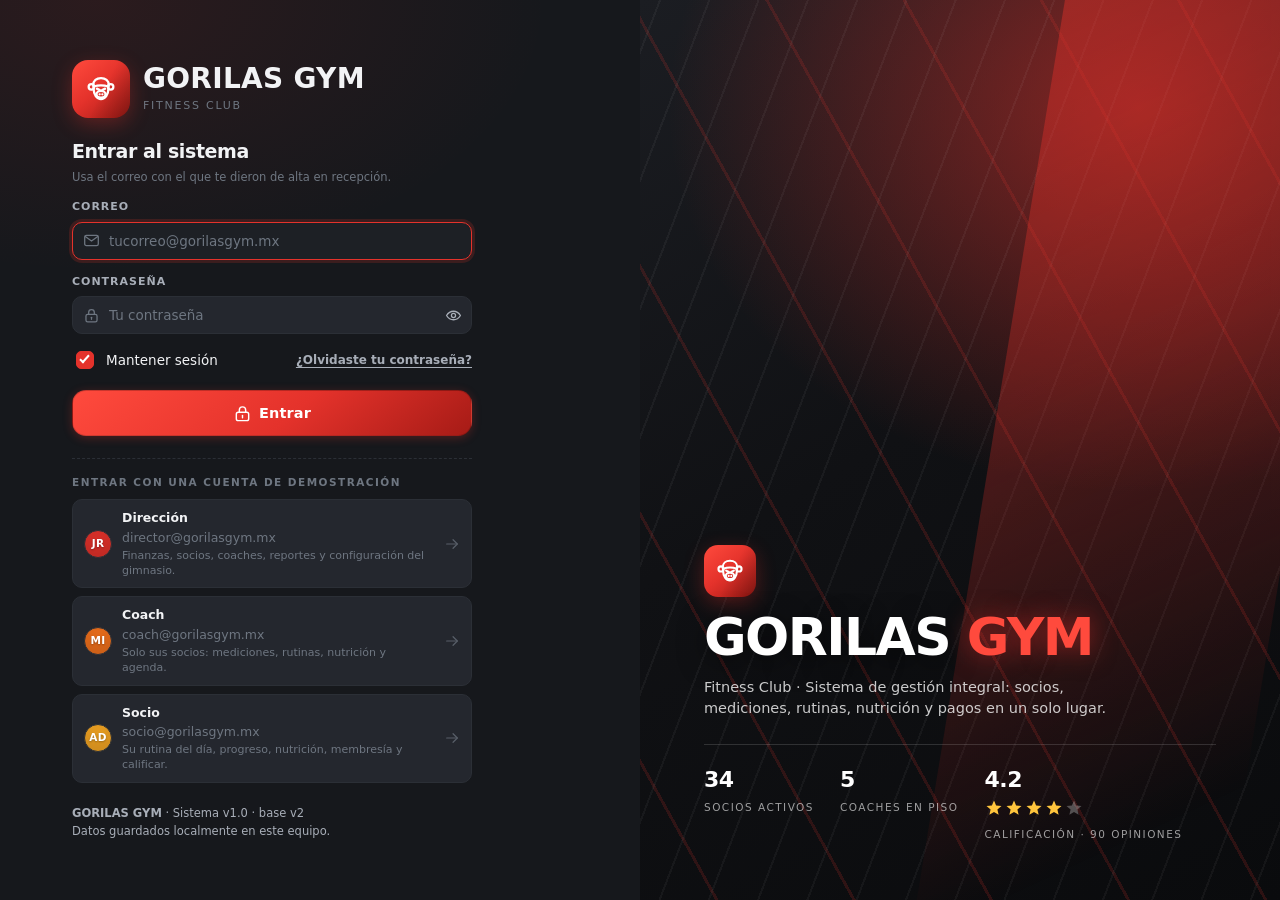
<file: index.html>
<!doctype html>
<html lang="es" data-tema="oscuro">
<head>
  <meta charset="utf-8">
  <meta name="viewport" content="width=device-width, initial-scale=1, viewport-fit=cover">
  <meta name="theme-color" content="#111214">
  <meta name="description" content="Sistema de gestión integral para Gorilas Gym: socios, coaches, pagos, mediciones, rutinas y nutrición.">
  <title>Gorilas Gym · Sistema de Gestión</title>
  <link rel="icon" href="assets/favicon.svg" type="image/svg+xml">
  <link rel="stylesheet" href="css/styles.css">
</head>
<body>

  <!-- Contenedor único: aquí se pinta el login o el shell de la app -->
  <div id="app">
    <div class="boot">
      <div class="boot-logo">
        <svg viewBox="0 0 24 24" width="44" height="44" fill="none" stroke="currentColor"
             stroke-width="1.5" stroke-linecap="round" stroke-linejoin="round" aria-hidden="true" focusable="false">
          <circle cx="4.3" cy="10.2" r="2.2"/>
          <circle cx="19.7" cy="10.2" r="2.2"/>
          <path d="M12 3.2c-3.6 0-6.2 2.3-6.2 5.6 0 1.3.3 2.2.3 3.2 0 4.3 2.5 8 5.9 8s5.9-3.7 5.9-8c0-1 .3-1.9.3-3.2 0-3.3-2.6-5.6-6.2-5.6z"/>
          <path d="M7.4 9.7c1.4-.9 7.8-.9 9.2 0"/>
          <path d="M8.7 11.7 11 12.8"/>
          <path d="M15.3 11.7 13 12.8"/>
          <path d="M12 13.5c2.1 0 3.6 1.2 3.6 2.7s-1.5 2.7-3.6 2.7-3.6-1.2-3.6-2.7 1.5-2.7 3.6-2.7z"/>
          <path d="M10.9 16.2h.01"/>
          <path d="M13.1 16.2h.01"/>
        </svg>
      </div>
      <p>Cargando Gorilas Gym…</p>
    </div>
  </div>

  <!-- Capas globales -->
  <div class="toast-wrap" id="toasts" role="status" aria-live="polite"></div>
  <div id="modales"></div>

  <!-- ===== Núcleo ===== -->
  <script src="js/core/utils.js"></script>
  <script src="js/core/icons.js"></script>
  <script src="js/core/calc.js"></script>
  <script src="js/core/charts.js"></script>
  <script src="js/core/db.js"></script>

  <!-- ===== Catálogos ===== -->
  <script src="js/data/exercises.js"></script>
  <script src="js/data/foods.js"></script>
  <script src="js/data/ilustraciones.js"></script>
  <script src="js/data/seed.js"></script>

  <!-- ===== Sesión y navegación ===== -->
  <script src="js/core/auth.js"></script>
  <script src="js/core/router.js"></script>

  <!-- ===== Puente con el lector de acceso (opcional) ===== -->
  <script src="js/core/puente.js"></script>

  <!-- ===== Módulos de gestión ===== -->
  <script src="js/modules/socios.js"></script>
  <script src="js/modules/pagos.js"></script>
  <script src="js/modules/mediciones.js"></script>
  <script src="js/modules/ejercicios.js"></script>
  <script src="js/modules/rutinas.js"></script>
  <script src="js/modules/nutricion.js"></script>
  <script src="js/modules/coaches.js"></script>
  <script src="js/modules/calificaciones.js"></script>
  <script src="js/modules/asistencia.js"></script>
  <script src="js/modules/acceso.js"></script>
  <script src="js/modules/sesiones.js"></script>
  <script src="js/modules/eventos.js"></script>
  <script src="js/modules/avisos.js"></script>
  <script src="js/modules/reportes.js"></script>
  <script src="js/modules/config.js"></script>

  <!-- ===== Paneles por rol ===== -->
  <script src="js/views/login.js"></script>
  <script src="js/views/socio_inicio.js"></script>
  <script src="js/views/socio_progreso.js"></script>
  <script src="js/views/socio_rutina.js"></script>
  <script src="js/views/socio_nutricion.js"></script>
  <script src="js/views/socio_pagos.js"></script>
  <script src="js/views/socio_calificar.js"></script>
  <script src="js/views/socio_perfil.js"></script>
  <script src="js/views/coach.js"></script>
  <script src="js/views/director.js"></script>

  <!-- ===== Arranque ===== -->
  <script src="js/app.js"></script>
</body>
</html>
</file>
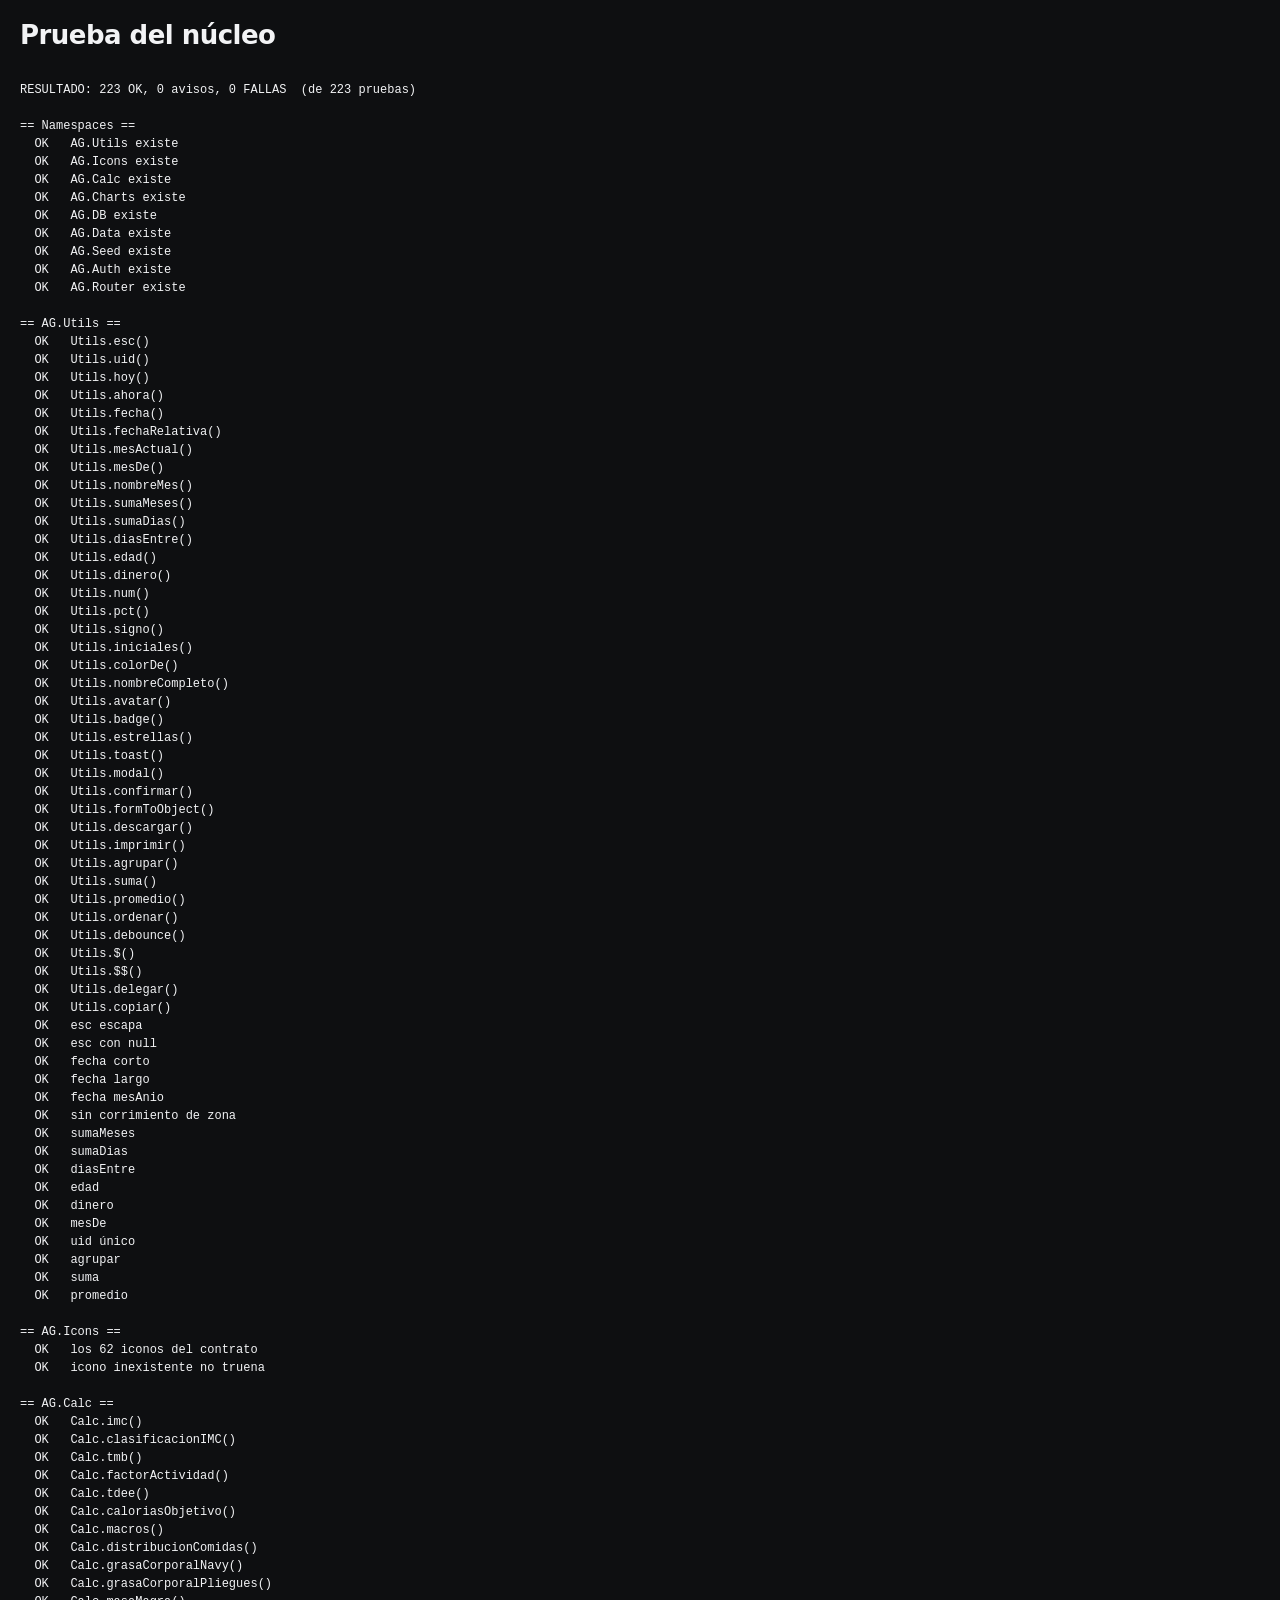
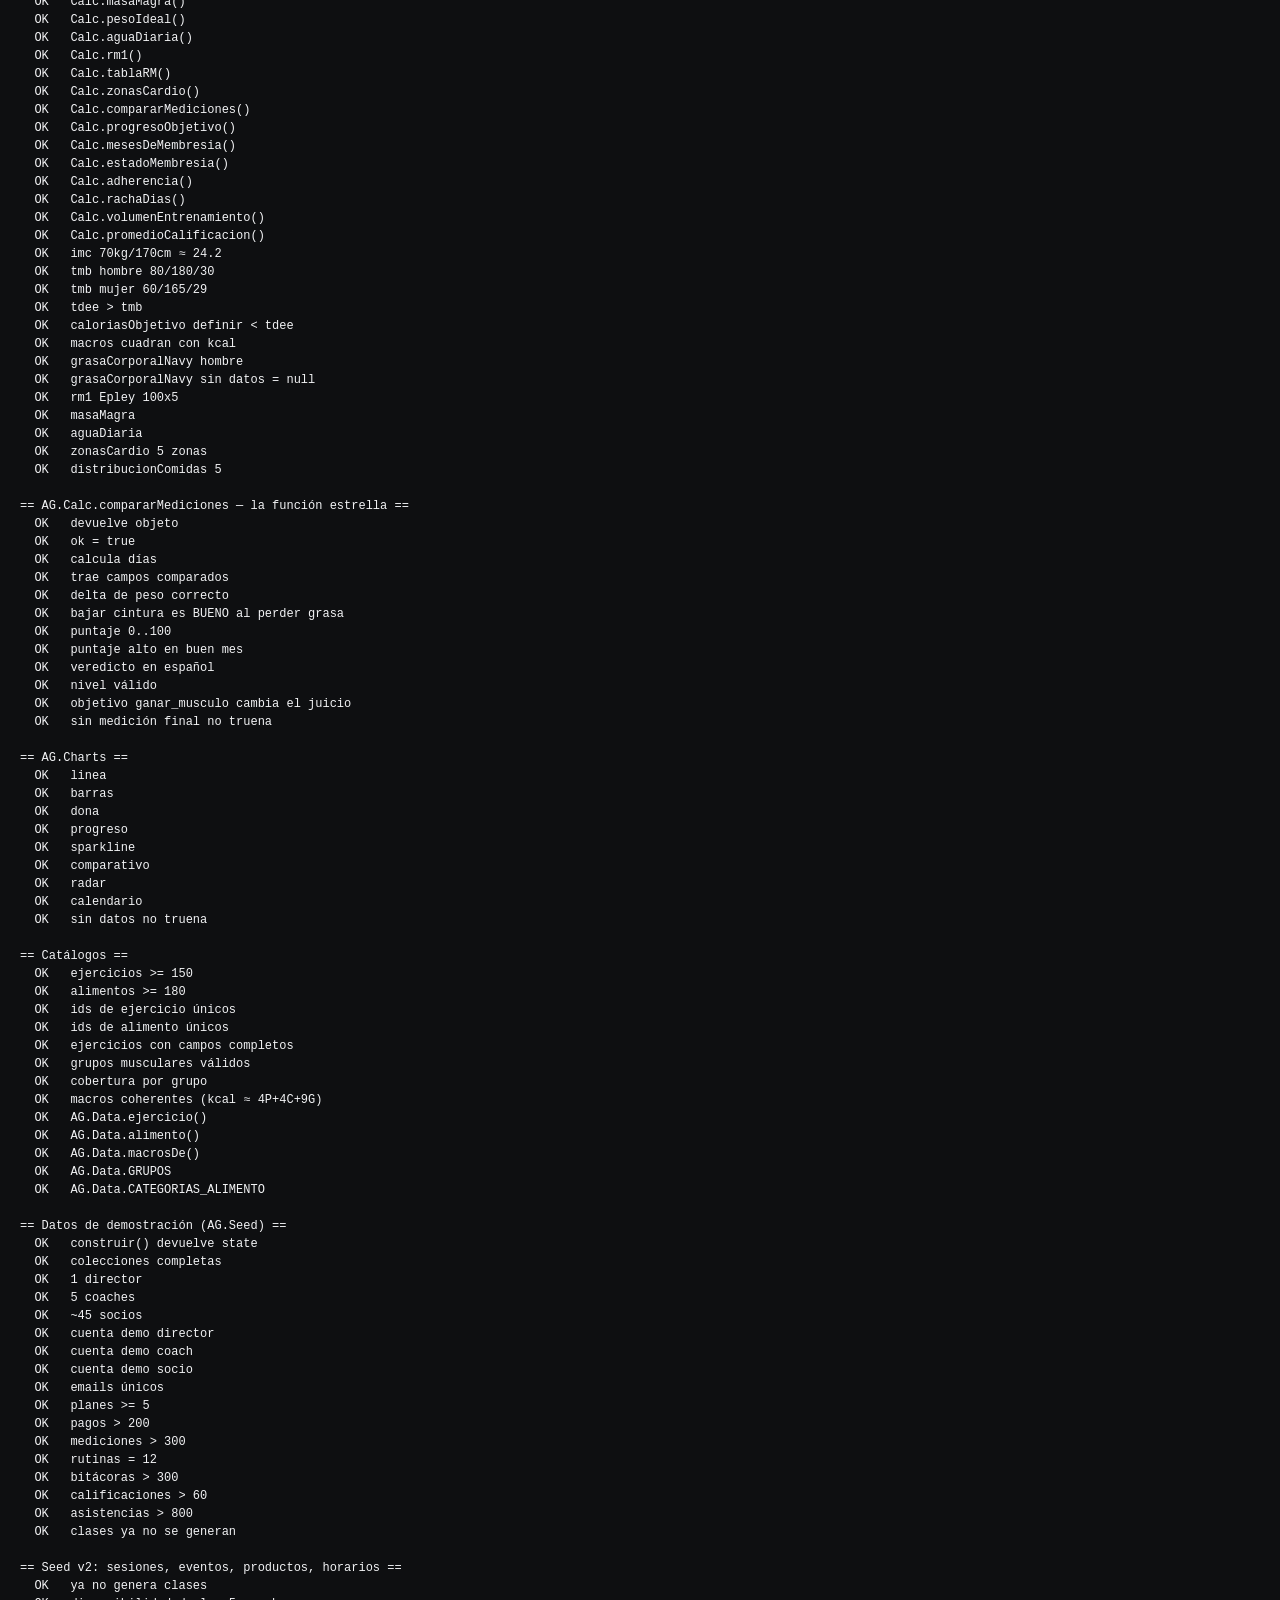
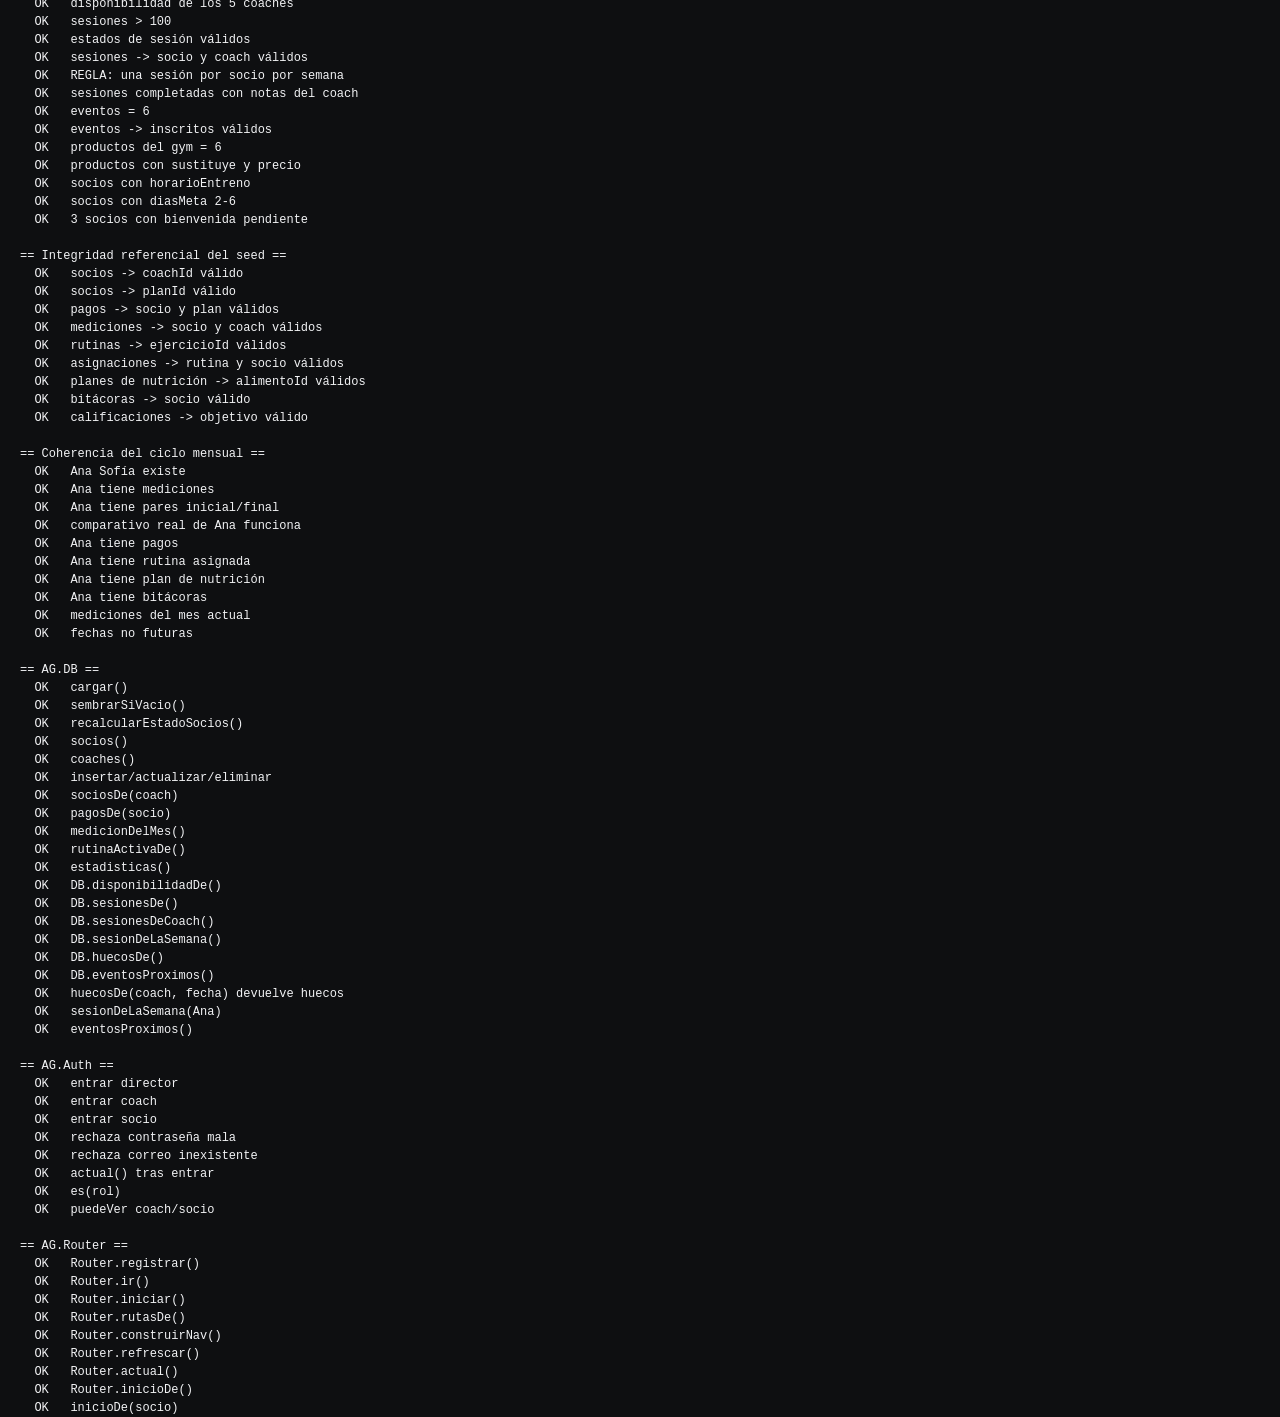
<file: pruebas/prueba-nucleo.html>
<!doctype html>
<html lang="es" data-tema="oscuro">
<head>
<meta charset="utf-8">
<title>Prueba del núcleo — Gorilas Gym</title>
<link rel="stylesheet" href="../css/styles.css">
<style>
  body{padding:20px;font-family:system-ui}
  .ok{color:#22C55E} .fail{color:#EF4444;font-weight:700} .warn{color:#F59E0B}
  pre{white-space:pre-wrap;font-size:12px;line-height:1.5}
</style>
</head>
<body>
<h1>Prueba del núcleo</h1>
<div id="toasts" class="toast-wrap"></div>
<div id="modales"></div>
<pre id="salida">Ejecutando…</pre>

<script src="../js/core/utils.js"></script>
<script src="../js/core/icons.js"></script>
<script src="../js/core/calc.js"></script>
<script src="../js/core/charts.js"></script>
<script src="../js/core/db.js"></script>
<script src="../js/data/exercises.js"></script>
<script src="../js/data/foods.js"></script>
<script src="../js/data/ilustraciones.js"></script>
<script src="../js/data/seed.js"></script>
<script src="../js/core/auth.js"></script>
<script src="../js/core/router.js"></script>
<script>
(function () {
  var out = [], fallos = 0, avisos = 0, pruebas = 0;
  function t(nombre, fn) {
    pruebas++;
    try {
      var r = fn();
      if (r === true || r === undefined) out.push('  OK   ' + nombre);
      else if (typeof r === 'string') { avisos++; out.push('  AVISO ' + nombre + ' -> ' + r); }
      else { fallos++; out.push('  FALLA ' + nombre + ' -> devolvió ' + JSON.stringify(r)); }
    } catch (e) { fallos++; out.push('  FALLA ' + nombre + ' -> ' + e.message); }
  }
  function seccion(s) { out.push(''); out.push('== ' + s + ' =='); }
  function esNum(v) { return typeof v === 'number' && isFinite(v); }

  /* ---------- Namespaces ---------- */
  seccion('Namespaces');
  ['Utils','Icons','Calc','Charts','DB','Data','Seed','Auth','Router'].forEach(function (n) {
    t('AG.' + n + ' existe', function () { return !!AG[n] || 'ausente'; });
  });

  /* ---------- Utils ---------- */
  seccion('AG.Utils');
  var U = AG.Utils;
  var API_UTILS = ['esc','uid','hoy','ahora','fecha','fechaRelativa','mesActual','mesDe','nombreMes',
    'sumaMeses','sumaDias','diasEntre','edad','dinero','num','pct','signo','iniciales','colorDe',
    'nombreCompleto','avatar','badge','estrellas','toast','modal','confirmar','formToObject','descargar',
    'imprimir','agrupar','suma','promedio','ordenar','debounce','$','$$','delegar','copiar'];
  API_UTILS.forEach(function (f) {
    t('Utils.' + f + '()', function () { return typeof U[f] === 'function' || 'no es función'; });
  });
  t('esc escapa', function () { return U.esc('<b>"x"</b>').indexOf('<b>') === -1 || 'no escapó'; });
  t('esc con null', function () { return U.esc(null) === '' || 'devolvió ' + U.esc(null); });
  t('fecha corto', function () { var v = U.fecha('2026-09-05','corto'); return /5|05/.test(v) && /sep/i.test(v) ? true : v; });
  t('fecha largo', function () { var v = U.fecha('2026-09-05','largo'); return /septiembre/i.test(v) ? true : v; });
  t('fecha mesAnio', function () { var v = U.fecha('2026-09-05','mesAnio'); return /2026/.test(v) ? true : v; });
  t('sin corrimiento de zona', function () { var v = U.fecha('2026-01-01','corto'); return /1|01/.test(v) && /ene/i.test(v) ? true : 'devolvió ' + v; });
  t('sumaMeses', function () { return U.sumaMeses('2026-01-31', 1).slice(0,7) === '2026-02' || 'devolvió ' + U.sumaMeses('2026-01-31',1); });
  t('sumaDias', function () { return U.sumaDias('2026-02-28', 1) === '2026-03-01' || 'devolvió ' + U.sumaDias('2026-02-28',1); });
  t('diasEntre', function () { return U.diasEntre('2026-01-01','2026-01-31') === 30 || 'devolvió ' + U.diasEntre('2026-01-01','2026-01-31'); });
  t('edad', function () { return esNum(U.edad('1997-01-01')) || 'no numérico'; });
  t('dinero', function () { return /\$/.test(U.dinero(1250)) || 'devolvió ' + U.dinero(1250); });
  t('mesDe', function () { return U.mesDe('2026-09-05') === '2026-09' || 'devolvió ' + U.mesDe('2026-09-05'); });
  t('uid único', function () { return U.uid('x') !== U.uid('x') || 'repetido'; });
  t('agrupar', function () { var g = U.agrupar([{a:1},{a:1},{a:2}], function(o){return o.a;}); return Object.keys(g).length === 2 || 'devolvió ' + Object.keys(g).length; });
  t('suma', function () { return U.suma([{v:2},{v:3}], function(o){return o.v;}) === 5 || 'mal'; });
  t('promedio', function () { return U.promedio([{v:2},{v:4}], function(o){return o.v;}) === 3 || 'mal'; });

  /* ---------- Icons ---------- */
  seccion('AG.Icons');
  var ICONOS = ('inicio socios coach pesa mancuerna corazon dinero tarjeta grafica reporte regla balanza manzana ' +
    'calculadora calendario reloj estrella chat campana config salir buscar mas editar basura ojo check x alerta ' +
    'flecha-arriba flecha-abajo flecha-der flecha-izq descargar subir imprimir usuario candado correo telefono ' +
    'ubicacion trofeo fuego gota luna sol menu filtro agua sueno foto qr whatsapp info historial meta cinta rayo ' +
    'escudo gorila clase nutricion').split(' ');
  var iconosMal = ICONOS.filter(function (n) {
    var s = AG.Icons.get(n, 20);
    return !s || s.indexOf('<svg') !== 0;
  });
  t('los ' + ICONOS.length + ' iconos del contrato', function () { return iconosMal.length === 0 || 'faltan: ' + iconosMal.join(','); });
  t('icono inexistente no truena', function () { var s = AG.Icons.get('no_existe_xyz', 20); return (s && s.indexOf('<svg') === 0) || 'devolvió ' + String(s).slice(0,40); });

  /* ---------- Calc ---------- */
  seccion('AG.Calc');
  var C = AG.Calc;
  var API_CALC = ['imc','clasificacionIMC','tmb','factorActividad','tdee','caloriasObjetivo','macros',
    'distribucionComidas','grasaCorporalNavy','grasaCorporalPliegues','masaMagra','pesoIdeal','aguaDiaria',
    'rm1','tablaRM','zonasCardio','compararMediciones','progresoObjetivo','mesesDeMembresia','estadoMembresia',
    'adherencia','rachaDias','volumenEntrenamiento','promedioCalificacion'];
  API_CALC.forEach(function (f) {
    t('Calc.' + f + '()', function () { return typeof C[f] === 'function' || 'no es función'; });
  });
  t('imc 70kg/170cm ≈ 24.2', function () { var v = C.imc(70,170); return (v > 24 && v < 24.5) || 'devolvió ' + v; });
  t('tmb hombre 80/180/30', function () { var v = C.tmb(80,180,30,'H'); return (v > 1750 && v < 1800) || 'devolvió ' + v; });
  t('tmb mujer 60/165/29', function () { var v = C.tmb(60,165,29,'M'); return (v > 1290 && v < 1350) || 'devolvió ' + v; });
  t('tdee > tmb', function () { var a = C.tmb(80,180,30,'H'); var b = C.tdee(80,180,30,'H','moderado'); return (b > a) || 'tdee=' + b + ' tmb=' + a; });
  t('caloriasObjetivo definir < tdee', function () { var v = C.caloriasObjetivo(2500,'definir','moderada'); return (v < 2500 && v > 1500) || 'devolvió ' + v; });
  t('macros cuadran con kcal', function () {
    var m = C.macros(2200,'definir',75);
    var k = m.proteina*4 + m.carbos*4 + m.grasa*9;
    return Math.abs(k-2200) < 60 || 'suma ' + Math.round(k) + ' vs 2200';
  });
  t('grasaCorporalNavy hombre', function () { var v = C.grasaCorporalNavy('H',85,38,null,178); return (v>5 && v<40) || 'devolvió ' + v; });
  t('grasaCorporalNavy sin datos = null', function () { var v = C.grasaCorporalNavy('H',null,null,null,178); return (v===null||v===undefined) || 'devolvió ' + v; });
  t('rm1 Epley 100x5', function () { var v = C.rm1(100,5); return (v>115 && v<118) || 'devolvió ' + v; });
  t('masaMagra', function () { var v = C.masaMagra(80,20); return (v>63 && v<65) || 'devolvió ' + v; });
  t('aguaDiaria', function () { var v = C.aguaDiaria(80,'moderado'); return (v>2 && v<5) || 'devolvió ' + v; });
  t('zonasCardio 5 zonas', function () { var z = C.zonasCardio(30); return (z && z.length>=5) || 'devolvió ' + (z&&z.length); });
  t('distribucionComidas 5', function () { var d = C.distribucionComidas(C.macros(2200,'definir',75),5); return (d && d.length===5) || 'devolvió ' + (d&&d.length); });

  seccion('AG.Calc.compararMediciones — la función estrella');
  var ini = { pesoKg:80, estaturaCm:178, grasaPct:24, musculoKg:34, imc:25.2,
    medidas:{cuello:39,hombros:118,pecho:100,brazoDer:34,brazoIzq:33.5,cintura:92,cadera:100,musloDer:58,musloIzq:57.5,pantorrilla:38},
    fuerza:{pressBanca:70,sentadilla:100,pesoMuerto:120}, fcReposo:70 };
  var fin = { pesoKg:78.2, estaturaCm:178, grasaPct:22.1, musculoKg:34.6, imc:24.7,
    medidas:{cuello:38.5,hombros:118.5,pecho:100.5,brazoDer:34.4,brazoIzq:34,cintura:88,cadera:98,musloDer:58.4,musloIzq:58,pantorrilla:38.2},
    fuerza:{pressBanca:75,sentadilla:110,pesoMuerto:130}, fcReposo:65 };
  ini.fecha = '2026-08-02'; fin.fecha = '2026-08-30';
  var cmp = null;
  t('devuelve objeto', function () { cmp = C.compararMediciones(ini, fin, 'perder_grasa'); return !!cmp || 'nulo'; });
  t('ok = true', function () { return cmp.ok === true || 'ok=' + cmp.ok; });
  t('calcula días', function () { return cmp.dias === 28 || 'dias=' + cmp.dias; });
  t('trae campos comparados', function () { return (cmp.campos && cmp.campos.length >= 10) || 'campos=' + (cmp.campos&&cmp.campos.length); });
  t('delta de peso correcto', function () {
    var c = cmp.campos.filter(function(x){return x.clave==='pesoKg'||x.clave==='peso';})[0];
    return (c && Math.abs(c.delta + 1.8) < 0.05) || 'delta=' + (c&&c.delta);
  });
  t('bajar cintura es BUENO al perder grasa', function () {
    var c = cmp.campos.filter(function(x){return /cintura/i.test(x.clave);})[0];
    return (c && c.bueno === true) || 'bueno=' + (c && c.bueno);
  });
  t('puntaje 0..100', function () { return (cmp.resumen.puntaje>=0 && cmp.resumen.puntaje<=100) || 'puntaje=' + cmp.resumen.puntaje; });
  t('puntaje alto en buen mes', function () { return cmp.resumen.puntaje >= 60 || 'puntaje=' + cmp.resumen.puntaje; });
  t('veredicto en español', function () { return (typeof cmp.resumen.veredicto === 'string' && cmp.resumen.veredicto.length > 15) || 'veredicto=' + cmp.resumen.veredicto; });
  t('nivel válido', function () { return ['excelente','bueno','regular','atencion'].indexOf(cmp.resumen.nivel) >= 0 || 'nivel=' + cmp.resumen.nivel; });
  t('objetivo ganar_musculo cambia el juicio', function () {
    var c2 = C.compararMediciones(ini, fin, 'ganar_musculo');
    return (c2 && c2.ok) || 'no evaluó';
  });
  t('sin medición final no truena', function () {
    var c3 = C.compararMediciones(ini, null, 'perder_grasa');
    return (c3 && c3.ok === false) || 'devolvió ' + JSON.stringify(c3).slice(0,60);
  });

  /* ---------- Charts ---------- */
  seccion('AG.Charts');
  var G = AG.Charts;
  function svgOk(s) { return typeof s === 'string' && (s.indexOf('<svg') >= 0 || s.indexOf('empty') >= 0); }
  t('linea', function () { return svgOk(G.linea([{x:'Ene',y:10},{x:'Feb',y:14},{x:'Mar',y:12}])) || 'mal'; });
  t('barras', function () { return svgOk(G.barras([{etiqueta:'A',valor:5},{etiqueta:'B',valor:9}])) || 'mal'; });
  t('dona', function () { return svgOk(G.dona([{etiqueta:'P',valor:30},{etiqueta:'C',valor:50},{etiqueta:'G',valor:20}])) || 'mal'; });
  t('progreso', function () { return svgOk(G.progreso(72)) || 'mal'; });
  t('sparkline', function () { return svgOk(G.sparkline([1,3,2,5,4])) || 'mal'; });
  t('comparativo', function () { return svgOk(G.comparativo([{etiqueta:'Peso',ini:80,fin:78,unidad:'kg',bueno:true}])) || 'mal'; });
  t('radar', function () { return svgOk(G.radar([{etiqueta:'A',valor:4,max:5},{etiqueta:'B',valor:3,max:5},{etiqueta:'C',valor:5,max:5}])) || 'mal'; });
  t('calendario', function () { return svgOk(G.calendario([{fecha:'2026-09-01',valor:1},{fecha:'2026-09-03',valor:2}])) || 'mal'; });
  t('sin datos no truena', function () { return svgOk(G.linea([])) && svgOk(G.barras([])) && svgOk(G.dona([])) || 'truena con vacío'; });

  /* ---------- Catálogos ---------- */
  seccion('Catálogos');
  t('ejercicios >= 150', function () { return AG.Data.exercises.length >= 150 || 'hay ' + AG.Data.exercises.length; });
  t('alimentos >= 180', function () { return AG.Data.foods.length >= 180 || 'hay ' + AG.Data.foods.length; });
  t('ids de ejercicio únicos', function () {
    var s = {}, dup = [];
    AG.Data.exercises.forEach(function (e) { if (s[e.id]) dup.push(e.id); s[e.id]=1; });
    return dup.length === 0 || 'duplicados: ' + dup.slice(0,5).join(',');
  });
  t('ids de alimento únicos', function () {
    var s = {}, dup = [];
    AG.Data.foods.forEach(function (a) { if (s[a.id]) dup.push(a.id); s[a.id]=1; });
    return dup.length === 0 || 'duplicados: ' + dup.slice(0,5).join(',');
  });
  t('ejercicios con campos completos', function () {
    var mal = AG.Data.exercises.filter(function (e) {
      return !e.nombre || !e.grupo || !e.equipo || !e.nivel || !e.instrucciones || e.instrucciones.length < 20;
    });
    return mal.length === 0 || mal.length + ' incompletos (ej. ' + (mal[0]&&mal[0].id) + ')';
  });
  t('grupos musculares válidos', function () {
    var validos = ['pecho','espalda','hombros','biceps','triceps','piernas','gluteos','abdomen','cardio','cuerpo_completo','movilidad'];
    var mal = AG.Data.exercises.filter(function (e) { return validos.indexOf(e.grupo) < 0; });
    return mal.length === 0 || mal.length + ' con grupo inválido (' + (mal[0]&&mal[0].grupo) + ')';
  });
  t('cobertura por grupo', function () {
    var min = {pecho:16,espalda:18,hombros:14,biceps:10,triceps:10,piernas:22,gluteos:12,abdomen:16,cardio:12,cuerpo_completo:10,movilidad:10};
    var falta = [];
    Object.keys(min).forEach(function (g) {
      var n = AG.Data.exercises.filter(function (e) { return e.grupo === g; }).length;
      if (n < min[g]) falta.push(g + ':' + n + '/' + min[g]);
    });
    return falta.length === 0 || falta.join(' ');
  });
  t('macros coherentes (kcal ≈ 4P+4C+9G)', function () {
    var mal = AG.Data.foods.filter(function (a) {
      if (a.categoria === 'bebida' || a.categoria === 'suplemento') return false;
      var k = a.proteina*4 + a.carbos*4 + a.grasa*9;
      if (a.kcal < 15) return false;
      return Math.abs(k - a.kcal) / a.kcal > 0.22;
    });
    return mal.length === 0 || mal.length + ' incoherentes (ej. ' + (mal[0]&&mal[0].nombre) + ': ' + (mal[0]&&mal[0].kcal) + ' kcal vs ' + Math.round(mal[0].proteina*4+mal[0].carbos*4+mal[0].grasa*9) + ')';
  });
  t('AG.Data.ejercicio()', function () { return typeof AG.Data.ejercicio === 'function' && !!AG.Data.ejercicio(AG.Data.exercises[0].id) || 'falla'; });
  t('AG.Data.alimento()', function () { return typeof AG.Data.alimento === 'function' && !!AG.Data.alimento(AG.Data.foods[0].id) || 'falla'; });
  t('AG.Data.macrosDe()', function () { var m = AG.Data.macrosDe(AG.Data.foods[0].id, 200); return (m && esNum(m.kcal)) || 'falla'; });
  t('AG.Data.GRUPOS', function () { return (AG.Data.GRUPOS && AG.Data.GRUPOS.length === 11) || 'hay ' + (AG.Data.GRUPOS&&AG.Data.GRUPOS.length); });
  t('AG.Data.CATEGORIAS_ALIMENTO', function () { return (AG.Data.CATEGORIAS_ALIMENTO && AG.Data.CATEGORIAS_ALIMENTO.length === 10) || 'hay ' + (AG.Data.CATEGORIAS_ALIMENTO&&AG.Data.CATEGORIAS_ALIMENTO.length); });

  /* ---------- Seed ---------- */
  seccion('Datos de demostración (AG.Seed)');
  var st = null;
  t('construir() devuelve state', function () { st = AG.Seed.construir(); return !!st || 'nulo'; });
  if (st) {
    t('colecciones completas', function () {
      var req = ['meta','settings','planes','usuarios','pagos','mediciones','rutinas','asignaciones','bitacoras',
        'planesNutricion','calificaciones','asistencias','avisos','clases','notificaciones'];
      var falta = req.filter(function (k) { return !st[k]; });
      return falta.length === 0 || 'faltan ' + falta.join(',');
    });
    var socios = st.usuarios.filter(function(u){return u.rol==='socio';});
    var coaches = st.usuarios.filter(function(u){return u.rol==='coach';});
    t('1 director', function () { return st.usuarios.filter(function(u){return u.rol==='director';}).length === 1 || 'hay ' + st.usuarios.filter(function(u){return u.rol==='director';}).length; });
    t('5 coaches', function () { return coaches.length === 5 || 'hay ' + coaches.length; });
    t('~45 socios', function () { return socios.length >= 40 || 'hay ' + socios.length; });
    t('cuenta demo director', function () { return st.usuarios.some(function(u){return u.email==='director@gorilasgym.mx' && u.password==='admin123';}) || 'no existe'; });
    t('cuenta demo coach', function () { return st.usuarios.some(function(u){return u.email==='coach@gorilasgym.mx' && u.password==='coach123';}) || 'no existe'; });
    t('cuenta demo socio', function () { return st.usuarios.some(function(u){return u.email==='socio@gorilasgym.mx' && u.password==='socio123';}) || 'no existe'; });
    t('emails únicos', function () {
      var s={},d=[]; st.usuarios.forEach(function(u){ if(s[u.email])d.push(u.email); s[u.email]=1; });
      return d.length===0 || 'duplicados: ' + d.slice(0,3).join(',');
    });
    t('planes >= 5', function () { return st.planes.length >= 5 || 'hay ' + st.planes.length; });
    t('pagos > 200', function () { return st.pagos.length > 200 || 'hay ' + st.pagos.length; });
    t('mediciones > 300', function () { return st.mediciones.length > 300 || 'hay ' + st.mediciones.length; });
    t('rutinas = 12', function () { return st.rutinas.length >= 10 || 'hay ' + st.rutinas.length; });
    t('bitácoras > 300', function () { return st.bitacoras.length > 300 || 'hay ' + st.bitacoras.length; });
    t('calificaciones > 60', function () { return st.calificaciones.length > 60 || 'hay ' + st.calificaciones.length; });
    t('asistencias > 800', function () { return st.asistencias.length > 800 || 'hay ' + st.asistencias.length; });
    t('clases ya no se generan', function () { return !st.clases || st.clases.length === 0 || 'hay ' + st.clases.length; });

    seccion('Seed v2: sesiones, eventos, productos, horarios');
    var idsUsuario = {}; st.usuarios.forEach(function(u){idsUsuario[u.id]=u;});
    t('ya no genera clases', function () { return !st.clases || st.clases.length === 0 || 'sigue generando ' + st.clases.length + ' clases'; });
    t('disponibilidad de los 5 coaches', function () { var c = {}; (st.disponibilidad||[]).forEach(function(d){c[d.coachId]=1;}); return Object.keys(c).length === 5 || 'coaches con disponibilidad: ' + Object.keys(c).length; });
    t('sesiones > 100', function () { return (st.sesiones||[]).length > 100 || 'hay ' + (st.sesiones||[]).length; });
    t('estados de sesión válidos', function () { var v=['agendada','completada','cancelada','no_asistio']; var mal=(st.sesiones||[]).filter(function(s){return v.indexOf(s.estado)<0;}); return mal.length===0 || mal.length + ' con estado inválido'; });
    t('sesiones -> socio y coach válidos', function () { var mal=(st.sesiones||[]).filter(function(s){return !idsUsuario[s.socioId]||!idsUsuario[s.coachId];}); return mal.length===0 || mal.length + ' rotas'; });
    t('REGLA: una sesión por socio por semana', function () {
      function lunesDe(f){ var p=f.split('-').map(Number); var d=new Date(p[0],p[1]-1,p[2]); var dow=(d.getDay()+6)%7; d.setDate(d.getDate()-dow); return d.getFullYear()+'-'+String(d.getMonth()+1).padStart(2,'0')+'-'+String(d.getDate()).padStart(2,'0'); }
      var vistas={}, dup=0; (st.sesiones||[]).filter(function(s){return s.estado==='agendada'||s.estado==='completada';}).forEach(function(s){ var k=s.socioId+'|'+lunesDe(s.fecha); if(vistas[k])dup++; vistas[k]=1; });
      return dup===0 || dup + ' socios con 2+ sesiones en la misma semana'; });
    t('sesiones completadas con notas del coach', function () { var c=(st.sesiones||[]).filter(function(s){return s.estado==='completada';}); var con=c.filter(function(s){return s.notasCoach&&s.notasCoach.length>15;}); return (c.length>0 && con.length/c.length>0.5) || 'solo ' + con.length + ' de ' + c.length + ' con notas'; });
    t('eventos = 6', function () { return (st.eventos||[]).length === 6 || 'hay ' + (st.eventos||[]).length; });
    t('eventos -> inscritos válidos', function () { var mal=0; (st.eventos||[]).forEach(function(e){(e.inscritos||[]).forEach(function(id){if(!idsUsuario[id])mal++;});}); return mal===0 || mal + ' inscritos inexistentes'; });
    t('productos del gym = 6', function () { return (st.productos||[]).length === 6 || 'hay ' + (st.productos||[]).length; });
    t('productos con sustituye y precio', function () { var mal=(st.productos||[]).filter(function(p){return !Array.isArray(p.sustituye)||!p.sustituye.length||!(p.precio>0);}); return mal.length===0 || mal.length + ' productos incompletos'; });
    t('socios con horarioEntreno', function () { var v=['manana','mediodia','tarde','noche','variable']; var mal=socios.filter(function(s){return v.indexOf(s.horarioEntreno)<0;}); return mal.length===0 || mal.length + ' socios sin horario válido'; });
    t('socios con diasMeta 2-6', function () { var mal=socios.filter(function(s){return !(s.diasMeta>=2&&s.diasMeta<=6);}); return mal.length===0 || mal.length + ' sin diasMeta'; });
    t('3 socios con bienvenida pendiente', function () { var n=socios.filter(function(s){return s.bienvenidaHecha===false;}).length; return n===3 || 'hay ' + n; });
    if (ana) {
      t('Ana tiene sesión agendada próxima', function () { var hoy=AG.Utils.hoy(); return (st.sesiones||[]).some(function(s){return s.socioId===ana.id&&s.estado==='agendada'&&s.fecha>=hoy;}) || 'sin sesión próxima'; });
      t('Ana tiene sesiones completadas con notas', function () { return (st.sesiones||[]).filter(function(s){return s.socioId===ana.id&&s.estado==='completada'&&s.notasCoach;}).length>=2 || 'pocas'; });
      t('Ana bienvenidaHecha', function () { return ana.bienvenidaHecha===true || 'falso'; });
    }

    seccion('Integridad referencial del seed');
    var idsUsuario = {}; st.usuarios.forEach(function(u){idsUsuario[u.id]=u;});
    var idsPlan = {}; st.planes.forEach(function(p){idsPlan[p.id]=p;});
    var idsEj = {}; AG.Data.exercises.forEach(function(e){idsEj[e.id]=1;});
    var idsAl = {}; AG.Data.foods.forEach(function(a){idsAl[a.id]=1;});
    var idsRut = {}; st.rutinas.forEach(function(r){idsRut[r.id]=1;});

    t('socios -> coachId válido', function () {
      var mal = socios.filter(function(s){ return s.coachId && !idsUsuario[s.coachId]; });
      return mal.length===0 || mal.length + ' con coach inexistente';
    });
    t('socios -> planId válido', function () {
      var mal = socios.filter(function(s){ return s.planId && !idsPlan[s.planId]; });
      return mal.length===0 || mal.length + ' con plan inexistente';
    });
    t('pagos -> socio y plan válidos', function () {
      var mal = st.pagos.filter(function(p){ return !idsUsuario[p.socioId] || (p.planId && !idsPlan[p.planId]); });
      return mal.length===0 || mal.length + ' pagos con referencia rota';
    });
    t('mediciones -> socio y coach válidos', function () {
      var mal = st.mediciones.filter(function(m){ return !idsUsuario[m.socioId] || (m.coachId && !idsUsuario[m.coachId]); });
      return mal.length===0 || mal.length + ' mediciones con referencia rota';
    });
    t('rutinas -> ejercicioId válidos', function () {
      var mal = [];
      st.rutinas.forEach(function (r) {
        (r.dias||[]).forEach(function (d) {
          (d.ejercicios||[]).forEach(function (e) { if (!idsEj[e.ejercicioId]) mal.push(e.ejercicioId); });
        });
      });
      return mal.length===0 || mal.length + ' ejercicios inexistentes (ej. ' + mal[0] + ')';
    });
    t('asignaciones -> rutina y socio válidos', function () {
      var mal = st.asignaciones.filter(function(a){ return !idsRut[a.rutinaId] || !idsUsuario[a.socioId]; });
      return mal.length===0 || mal.length + ' asignaciones rotas';
    });
    t('planes de nutrición -> alimentoId válidos', function () {
      var mal = [];
      st.planesNutricion.forEach(function (p) {
        (p.comidas||[]).forEach(function (c) {
          (c.alimentos||[]).forEach(function (a) { if (!idsAl[a.alimentoId]) mal.push(a.alimentoId); });
        });
      });
      return mal.length===0 || mal.length + ' alimentos inexistentes (ej. ' + mal[0] + ')';
    });
    t('bitácoras -> socio válido', function () {
      var mal = st.bitacoras.filter(function(b){ return !idsUsuario[b.socioId]; });
      return mal.length===0 || mal.length + ' bitácoras rotas';
    });
    t('calificaciones -> objetivo válido', function () {
      var mal = st.calificaciones.filter(function(c){ return c.tipo==='coach' && !idsUsuario[c.objetivoId]; });
      return mal.length===0 || mal.length + ' calificaciones rotas';
    });

    seccion('Coherencia del ciclo mensual');
    var ana = st.usuarios.filter(function(u){return u.email==='socio@gorilasgym.mx';})[0];
    t('Ana Sofía existe', function () { return !!ana || 'no existe'; });
    if (ana) {
      var medAna = st.mediciones.filter(function(m){return m.socioId===ana.id;});
      t('Ana tiene mediciones', function () { return medAna.length >= 8 || 'tiene ' + medAna.length; });
      t('Ana tiene pares inicial/final', function () {
        var per = {};
        medAna.forEach(function(m){ per[m.periodo]=per[m.periodo]||{}; per[m.periodo][m.tipo]=1; });
        var completos = Object.keys(per).filter(function(p){return per[p].inicial && per[p].final;});
        return completos.length >= 3 || 'meses cerrados: ' + completos.length;
      });
      t('comparativo real de Ana funciona', function () {
        var per = {};
        medAna.forEach(function(m){ per[m.periodo]=per[m.periodo]||{}; per[m.periodo][m.tipo]=m; });
        var k = Object.keys(per).filter(function(p){return per[p].inicial&&per[p].final;}).sort().pop();
        if (!k) return 'sin mes cerrado';
        var r = AG.Calc.compararMediciones(per[k].inicial, per[k].final, ana.objetivo);
        return (r && r.ok && esNum(r.resumen.puntaje)) || 'comparativo falló';
      });
      t('Ana tiene pagos', function () { return st.pagos.filter(function(p){return p.socioId===ana.id;}).length >= 6 || 'pocos pagos'; });
      t('Ana tiene rutina asignada', function () { return st.asignaciones.some(function(a){return a.socioId===ana.id && a.activa;}) || 'sin rutina activa'; });
      t('Ana tiene plan de nutrición', function () { return st.planesNutricion.some(function(p){return p.socioId===ana.id;}) || 'sin plan'; });
      t('Ana tiene bitácoras', function () { return st.bitacoras.filter(function(b){return b.socioId===ana.id;}).length >= 20 || 'pocas bitácoras'; });
    }
    t('mediciones del mes actual', function () {
      var mes = AG.Utils.mesActual();
      var n = st.mediciones.filter(function(m){return m.periodo===mes;}).length;
      return n > 0 || 'ninguna medición del mes actual (' + mes + ')';
    });
    t('fechas no futuras', function () {
      var hoy = AG.Utils.hoy();
      var f = st.pagos.filter(function(p){return p.fecha > hoy;});
      return f.length === 0 || f.length + ' pagos con fecha futura';
    });
  }

  /* ---------- DB ---------- */
  seccion('AG.DB');
  t('cargar()', function () { AG.DB.cargar(); return !!AG.DB.state || 'sin state'; });
  t('sembrarSiVacio()', function () { AG.DB.sembrarSiVacio(); return AG.DB.get('usuarios').length > 0 || 'no sembró'; });
  t('recalcularEstadoSocios()', function () { AG.DB.recalcularEstadoSocios(); return true; });
  t('socios()', function () { return AG.DB.socios().length > 0 || 'vacío'; });
  t('coaches()', function () { return AG.DB.coaches().length > 0 || 'vacío'; });
  t('insertar/actualizar/eliminar', function () {
    var o = AG.DB.insertar('avisos', {titulo:'prueba', cuerpo:'x', para:'todos', fecha:AG.Utils.hoy()});
    if (!o || !o.id) return 'insertar falló';
    AG.DB.actualizar('avisos', o.id, {titulo:'prueba2'});
    if (AG.DB.buscar('avisos', o.id).titulo !== 'prueba2') return 'actualizar falló';
    AG.DB.eliminar('avisos', o.id);
    return AG.DB.buscar('avisos', o.id) === null || 'eliminar falló';
  });
  t('sociosDe(coach)', function () { var c = AG.DB.coaches()[0]; return AG.DB.sociosDe(c.id).length >= 0 || 'falla'; });
  t('pagosDe(socio)', function () { var s = AG.DB.socios()[0]; return Array.isArray(AG.DB.pagosDe(s.id)) || 'falla'; });
  t('medicionDelMes()', function () { var s = AG.DB.socios()[0]; AG.DB.medicionDelMes(s.id, AG.Utils.mesActual(), 'inicial'); return true; });
  t('rutinaActivaDe()', function () { var s = AG.DB.socios()[0]; AG.DB.rutinaActivaDe(s.id); return true; });
  t('estadisticas()', function () { return typeof AG.DB.estadisticas === 'function' ? !!AG.DB.estadisticas() : 'no existe'; });
  ['disponibilidadDe','sesionesDe','sesionesDeCoach','sesionDeLaSemana','huecosDe','eventosProximos'].forEach(function (f) { t('DB.' + f + '()', function () { return typeof AG.DB[f] === 'function' || 'no existe'; }); });
  t('huecosDe(coach, fecha) devuelve huecos', function () { var c=AG.DB.coaches()[0]; var d=AG.DB.disponibilidadDe(c.id)[0]; if(!d) return 'coach sin disponibilidad'; var DIAS=['domingo','lunes','martes','miercoles','jueves','viernes','sabado']; var hoy=new Date(); for(var i=0;i<7;i++){ var f=new Date(hoy); f.setDate(hoy.getDate()+i); var nom=DIAS[f.getDay()]; if(nom===d.dia.normalize('NFD').replace(/[̀-ͯ]/g,'')){ var iso=f.getFullYear()+'-'+String(f.getMonth()+1).padStart(2,'0')+'-'+String(f.getDate()).padStart(2,'0'); var h=AG.DB.huecosDe(c.id, iso); return (Array.isArray(h)&&h.length>0&&typeof h[0].libre==='boolean') || 'devolvió ' + JSON.stringify(h).slice(0,60); } } return 'no encontré el día'; });
  t('sesionDeLaSemana(Ana)', function () { var a=AG.DB.get('usuarios').filter(function(u){return u.email==='socio@gorilasgym.mx';})[0]; var s=AG.DB.sesionDeLaSemana(a.id, AG.Utils.hoy()); return (s===null||typeof s==='object') || 'devolvió ' + typeof s; });
  t('eventosProximos()', function () { var e=AG.DB.eventosProximos(3); return (Array.isArray(e)) || 'no es array'; });

  /* ---------- Auth ---------- */
  seccion('AG.Auth');
  t('entrar director', function () { var r = AG.Auth.entrar('director@gorilasgym.mx','admin123'); return r.ok === true || 'error: ' + r.error; });
  t('entrar coach', function () { var r = AG.Auth.entrar('coach@gorilasgym.mx','coach123'); return r.ok === true || 'error: ' + r.error; });
  t('entrar socio', function () { var r = AG.Auth.entrar('socio@gorilasgym.mx','socio123'); return r.ok === true || 'error: ' + r.error; });
  t('rechaza contraseña mala', function () { var r = AG.Auth.entrar('socio@gorilasgym.mx','xxx'); return r.ok === false || 'aceptó una contraseña incorrecta'; });
  t('rechaza correo inexistente', function () { var r = AG.Auth.entrar('nadie@x.mx','x'); return r.ok === false || 'aceptó un correo inexistente'; });
  t('actual() tras entrar', function () { AG.Auth.entrar('socio@gorilasgym.mx','socio123'); return !!AG.Auth.actual() || 'sin usuario'; });
  t('es(rol)', function () { return AG.Auth.es('socio') === true || 'falla'; });
  t('puedeVer coach/socio', function () { return typeof AG.Auth.puedeVer === 'function' ? true : 'no existe puedeVer'; });
  AG.Auth.salir();

  /* ---------- Router ---------- */
  seccion('AG.Router');
  ['registrar','ir','iniciar','rutasDe','construirNav','refrescar','actual','inicioDe'].forEach(function (f) {
    t('Router.' + f + '()', function () { return typeof AG.Router[f] === 'function' || 'no es función'; });
  });
  t('inicioDe(socio)', function () { return AG.Router.inicioDe('socio') === 'socio/inicio' || 'devolvió ' + AG.Router.inicioDe('socio'); });

  /* ---------- Resultado ---------- */
  out.unshift('RESULTADO: ' + (pruebas - fallos - avisos) + ' OK, ' + avisos + ' avisos, ' + fallos + ' FALLAS  (de ' + pruebas + ' pruebas)');
  out.unshift('');
  document.getElementById('salida').textContent = out.join('\n');
  var etiqueta = fallos ? 'PRUEBAS-FALLAS' : 'PRUEBAS-OK';
  console.log(etiqueta + ' ' + (pruebas-fallos-avisos) + '/' + pruebas + ' fallas=' + fallos + ' avisos=' + avisos);
  out.forEach(function (l) { if (/FALLA|AVISO/.test(l)) console.log(l); });
})();
</script>
</body>
</html>
</file>
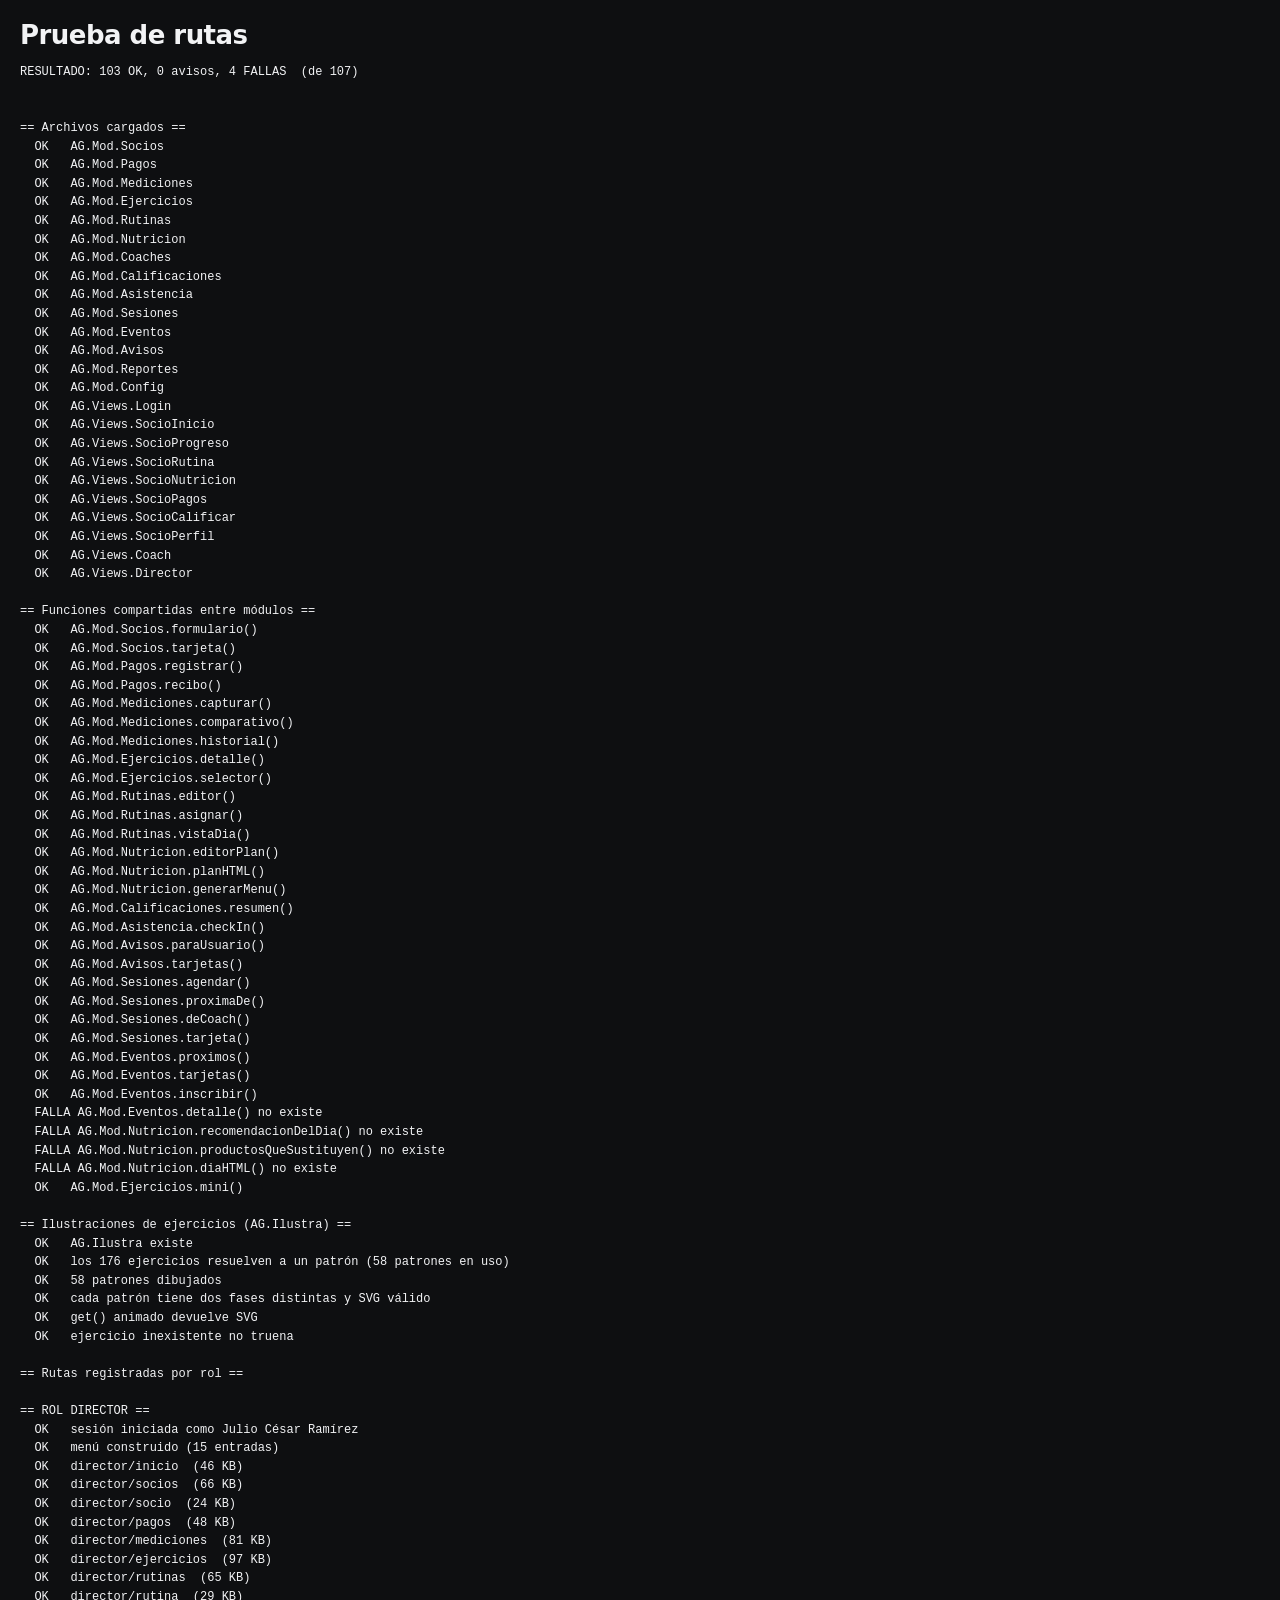
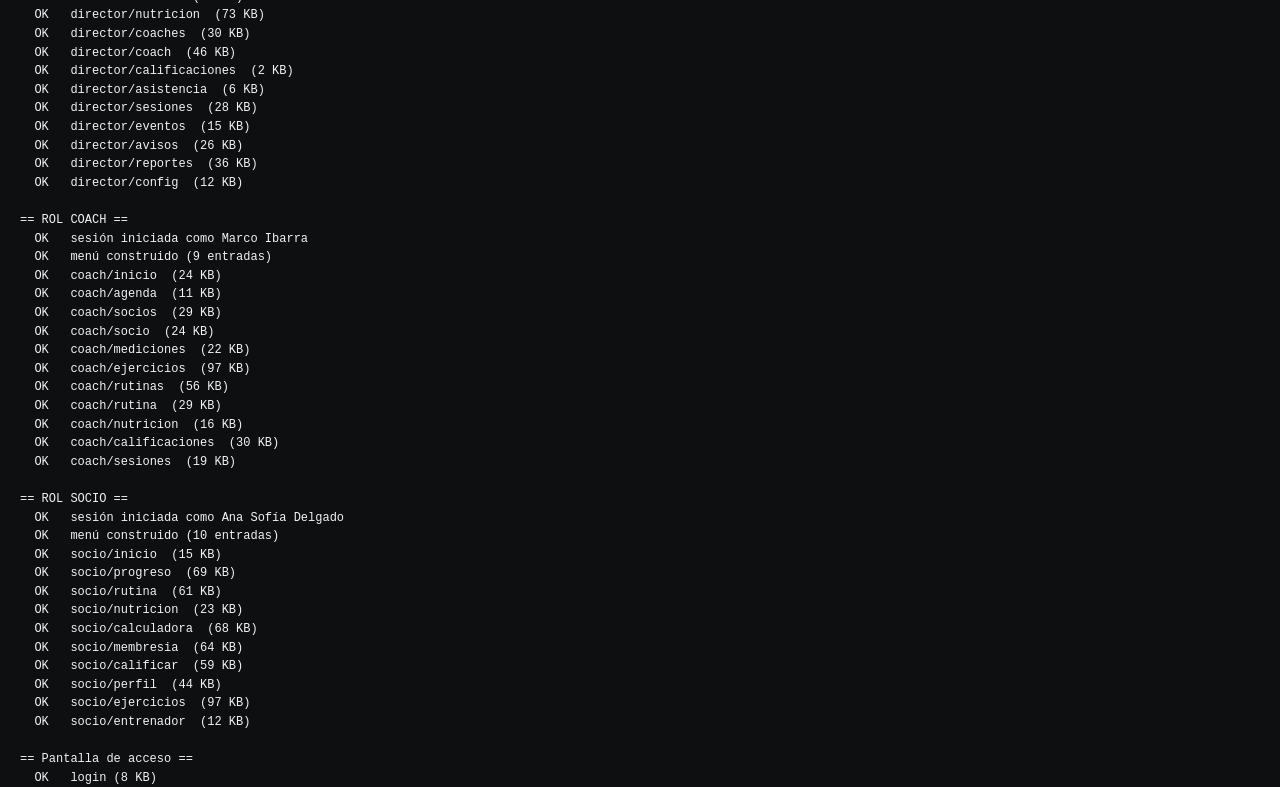
<file: pruebas/prueba-rutas.html>
<!doctype html>
<html lang="es" data-tema="oscuro">
<head>
<meta charset="utf-8">
<title>Prueba de rutas — Gorilas Gym</title>
<link rel="stylesheet" href="../css/styles.css">
<style>body{padding:20px}pre{white-space:pre-wrap;font-size:12px;line-height:1.55}</style>
</head>
<body>
<h1>Prueba de rutas</h1>
<div id="toasts" class="toast-wrap"></div>
<div id="modales"></div>
<pre id="salida">Ejecutando…</pre>
<div id="vista" style="display:none"></div>
<div id="topbar-titulo" style="display:none"></div>
<div id="nav" style="display:none"></div>

<script src="../js/core/utils.js"></script>
<script src="../js/core/icons.js"></script>
<script src="../js/core/calc.js"></script>
<script src="../js/core/charts.js"></script>
<script src="../js/core/db.js"></script>
<script src="../js/data/exercises.js"></script>
<script src="../js/data/foods.js"></script>
<script src="../js/data/ilustraciones.js"></script>
<script src="../js/data/seed.js"></script>
<script src="../js/core/auth.js"></script>
<script src="../js/core/router.js"></script>
<script src="../js/modules/socios.js"></script>
<script src="../js/modules/pagos.js"></script>
<script src="../js/modules/mediciones.js"></script>
<script src="../js/modules/ejercicios.js"></script>
<script src="../js/modules/rutinas.js"></script>
<script src="../js/modules/nutricion.js"></script>
<script src="../js/modules/coaches.js"></script>
<script src="../js/modules/calificaciones.js"></script>
<script src="../js/modules/asistencia.js"></script>
<script src="../js/modules/sesiones.js"></script>
<script src="../js/modules/eventos.js"></script>
<script src="../js/modules/avisos.js"></script>
<script src="../js/modules/reportes.js"></script>
<script src="../js/modules/config.js"></script>
<script src="../js/views/login.js"></script>
<script src="../js/views/socio_inicio.js"></script>
<script src="../js/views/socio_progreso.js"></script>
<script src="../js/views/socio_rutina.js"></script>
<script src="../js/views/socio_nutricion.js"></script>
<script src="../js/views/socio_pagos.js"></script>
<script src="../js/views/socio_calificar.js"></script>
<script src="../js/views/socio_perfil.js"></script>
<script src="../js/views/coach.js"></script>
<script src="../js/views/director.js"></script>
<script>
(function () {
  var out = [], fallos = 0, avisos = 0, n = 0;
  function log(s) { out.push(s); }
  function seccion(s) { out.push(''); out.push('== ' + s + ' =='); }

  AG.App = AG.App || {};
  AG.App.aplicarTema = AG.App.aplicarTema || function () {};
  AG.App.montarShell = AG.App.montarShell || function () {};
  AG.App.entrar = AG.App.entrar || function () {};

  AG.DB.cargar();
  AG.DB.sembrarSiVacio();
  AG.DB.recalcularEstadoSocios();

  /* ---------- Inventario de archivos cargados ---------- */
  seccion('Archivos cargados');
  var MODS = ['Socios','Pagos','Mediciones','Ejercicios','Rutinas','Nutricion','Coaches',
              'Calificaciones','Asistencia','Sesiones','Eventos','Avisos','Reportes','Config'];
  MODS.forEach(function (m) {
    n++;
    if (AG.Mod && AG.Mod[m]) log('  OK   AG.Mod.' + m);
    else { fallos++; log('  FALLA AG.Mod.' + m + ' no existe'); }
  });
  var VIEWS = ['Login','SocioInicio','SocioProgreso','SocioRutina','SocioNutricion','SocioPagos',
               'SocioCalificar','SocioPerfil','Coach','Director'];
  VIEWS.forEach(function (v) {
    n++;
    if (AG.Views && AG.Views[v]) log('  OK   AG.Views.' + v);
    else { fallos++; log('  FALLA AG.Views.' + v + ' no existe'); }
  });

  /* ---------- Funciones compartidas del contrato ---------- */
  seccion('Funciones compartidas entre módulos');
  var COMPARTIDAS = [
    ['Socios','formulario'], ['Socios','tarjeta'],
    ['Pagos','registrar'], ['Pagos','recibo'],
    ['Mediciones','capturar'], ['Mediciones','comparativo'], ['Mediciones','historial'],
    ['Ejercicios','detalle'], ['Ejercicios','selector'],
    ['Rutinas','editor'], ['Rutinas','asignar'], ['Rutinas','vistaDia'],
    ['Nutricion','editorPlan'], ['Nutricion','planHTML'], ['Nutricion','generarMenu'],
    ['Calificaciones','resumen'],
    ['Asistencia','checkIn'],
    ['Avisos','paraUsuario'], ['Avisos','tarjetas'],
    ['Sesiones','agendar'], ['Sesiones','proximaDe'], ['Sesiones','deCoach'], ['Sesiones','tarjeta'],
    ['Eventos','proximos'], ['Eventos','tarjetas'], ['Eventos','inscribir'], ['Eventos','detalle'],
    ['Nutricion','recomendacionDelDia'], ['Nutricion','productosQueSustituyen'], ['Nutricion','diaHTML'],
    ['Ejercicios','mini']
  ];
  COMPARTIDAS.forEach(function (p) {
    n++;
    var m = AG.Mod && AG.Mod[p[0]];
    if (m && typeof m[p[1]] === 'function') log('  OK   AG.Mod.' + p[0] + '.' + p[1] + '()');
    else { fallos++; log('  FALLA AG.Mod.' + p[0] + '.' + p[1] + '() no existe'); }
  });

  /* ---------- Ilustraciones ---------- */
  seccion('Ilustraciones de ejercicios (AG.Ilustra)');
  n++; if (AG.Ilustra && typeof AG.Ilustra.get === 'function') log('  OK   AG.Ilustra existe'); else { fallos++; log('  FALLA AG.Ilustra no existe'); }
  if (AG.Ilustra) {
    n++; try { var au = AG.Ilustra.auditar(); if (au.sinPatron.length === 0) log('  OK   los ' + (au.total||AG.Data.exercises.length) + ' ejercicios resuelven a un patrón (' + Object.keys(au.porPatron).length + ' patrones en uso)'); else { fallos++; log('  FALLA ' + au.sinPatron.length + ' ejercicios sin patrón: ' + au.sinPatron.slice(0,6).join(', ')); } } catch (e) { fallos++; log('  FALLA auditar() -> ' + e.message); }
    n++; try { var lp = AG.Ilustra.lista || Object.keys(AG.Ilustra.PATRONES); if (lp.length >= 34) log('  OK   ' + lp.length + ' patrones dibujados'); else { fallos++; log('  FALLA solo ' + lp.length + ' patrones (mínimo 34)'); } } catch (e) { fallos++; log('  FALLA lista de patrones -> ' + e.message); }
    n++; try { var malos = 0, distintos = {}; (AG.Ilustra.lista || Object.keys(AG.Ilustra.PATRONES)).forEach(function (p) { var s = AG.Ilustra.porPatron(p, {alto:120, animado:false, fase:'inicio'}); var f = AG.Ilustra.porPatron(p, {alto:120, animado:false, fase:'fin'}); if (!s || s.indexOf('<svg') < 0 || !f || f.indexOf('<svg') < 0) malos++; else if (s === f) malos++; }); if (!malos) log('  OK   cada patrón tiene dos fases distintas y SVG válido'); else { fallos++; log('  FALLA ' + malos + ' patrones con SVG inválido o fases iguales'); } } catch (e) { fallos++; log('  FALLA fases -> ' + e.message); }
    n++; try { var g = AG.Ilustra.get(AG.Data.exercises[0].id, {alto:150, animado:true}); if (g && g.indexOf('<svg') >= 0) log('  OK   get() animado devuelve SVG'); else { fallos++; log('  FALLA get() no devolvió SVG'); } } catch (e) { fallos++; log('  FALLA get() -> ' + e.message); }
    n++; try { var gx = AG.Ilustra.get('ej_no_existe_xyz', {alto:100}); if (gx && gx.indexOf('<svg') >= 0) log('  OK   ejercicio inexistente no truena'); else { fallos++; log('  FALLA ejercicio inexistente devolvió vacío'); } } catch (e) { fallos++; log('  FALLA inexistente -> ' + e.message); }
  }

  /* ---------- Rutas ---------- */
  seccion('Rutas registradas por rol');
  var ESPERADAS = {
    director: ['director/inicio','director/socios','director/socio','director/pagos','director/mediciones',
      'director/ejercicios','director/rutinas','director/rutina','director/nutricion','director/coaches',
      'director/coach','director/calificaciones','director/asistencia','director/sesiones','director/eventos','director/avisos',
      'director/reportes','director/config'],
    coach: ['coach/inicio','coach/agenda','coach/socios','coach/socio','coach/mediciones','coach/ejercicios',
      'coach/rutinas','coach/rutina','coach/nutricion','coach/calificaciones','coach/sesiones'],
    socio: ['socio/inicio','socio/progreso','socio/rutina','socio/nutricion','socio/calculadora',
      'socio/membresia','socio/calificar','socio/perfil','socio/ejercicios','socio/entrenador']
  };

  var CUENTAS = {
    director: ['director@gorilasgym.mx','admin123'],
    coach: ['coach@gorilasgym.mx','coach123'],
    socio: ['socio@gorilasgym.mx','socio123']
  };

  Object.keys(ESPERADAS).forEach(function (rol) {
    seccion('ROL ' + rol.toUpperCase());
    var r = AG.Auth.entrar(CUENTAS[rol][0], CUENTAS[rol][1]);
    n++;
    if (!r.ok) { fallos++; log('  FALLA no pudo entrar: ' + r.error); return; }
    log('  OK   sesión iniciada como ' + AG.Utils.nombreCompleto(AG.Auth.actual()));

    var usuario = AG.Auth.actual();

    // menú
    n++;
    try {
      var nav = AG.Router.construirNav(rol);
      if (nav && nav.indexOf('nav-item') >= 0) log('  OK   menú construido (' + (nav.match(/nav-item/g)||[]).length + ' entradas)');
      else { fallos++; log('  FALLA menú vacío'); }
    } catch (e) { fallos++; log('  FALLA construirNav -> ' + e.message); }

    // parámetros de ejemplo para rutas de detalle
    var socioEj = rol === 'coach' ? (AG.DB.sociosDe(usuario.id)[0] || AG.DB.socios()[0]) : AG.DB.socios()[0];
    var coachEj = AG.DB.coaches()[0];
    var rutinaEj = AG.DB.get('rutinas')[0];
    function paramsDe(path) {
      if (/\/socio$/.test(path)) return { id: socioEj.id };
      if (/\/coach$/.test(path)) return { id: coachEj.id };
      if (/\/rutina$/.test(path)) return { id: rutinaEj.id };
      return {};
    }

    ESPERADAS[rol].forEach(function (path) {
      n++;
      var def = AG.Router.rutas().filter(function (x) { return x.path === path; })[0];
      if (!def) { fallos++; log('  FALLA ruta no registrada: ' + path); return; }
      if (def.roles && def.roles.length && def.roles.indexOf(rol) < 0) {
        fallos++; log('  FALLA ' + path + ' no permite el rol ' + rol); return;
      }

      try {
        var salida = def.render({ usuario: usuario, params: paramsDe(path), path: path });
        var html = typeof salida === 'string' ? salida : (salida && salida.html);
        if (html === undefined || html === null || (typeof html === 'string' && html.length < 30)) {
          if (salida && salida.nodeType) { log('  OK   ' + path + ' (elemento DOM)'); return; }
          avisos++; log('  AVISO ' + path + ' devolvió muy poco contenido');
          return;
        }
        var cont = document.createElement('div');
        if (typeof html === 'string') cont.innerHTML = html; else cont.appendChild(html);
        document.getElementById('vista').appendChild(cont);
        if (salida && typeof salida.listo === 'function') salida.listo(cont);
        log('  OK   ' + path + '  (' + (typeof html === 'string' ? Math.round(html.length/1024) + ' KB' : 'DOM') + ')');
      } catch (e) {
        fallos++;
        log('  FALLA ' + path + ' -> ' + e.message + (e.stack ? ' @ ' + (e.stack.split('\n')[1]||'').trim().slice(0,90) : ''));
      }
      document.getElementById('vista').innerHTML = '';
    });
    AG.Auth.salir();
  });

  /* ---------- Login ---------- */
  seccion('Pantalla de acceso');
  n++;
  try {
    var s = AG.Views.Login.render();
    var h = typeof s === 'string' ? s : s.html;
    if (h && h.length > 200) log('  OK   login (' + Math.round(h.length/1024) + ' KB)');
    else { fallos++; log('  FALLA login devolvió poco contenido'); }
  } catch (e) { fallos++; log('  FALLA login -> ' + e.message); }

  out.unshift('');
  out.unshift('RESULTADO: ' + (n - fallos - avisos) + ' OK, ' + avisos + ' avisos, ' + fallos + ' FALLAS  (de ' + n + ')');
  document.getElementById('salida').textContent = out.join('\n');
  console.log((fallos ? 'RUTAS-FALLAS ' : 'RUTAS-OK ') + (n-fallos-avisos) + '/' + n + ' fallas=' + fallos);
  out.forEach(function (l) { if (/FALLA|AVISO/.test(l)) console.log(l); });
})();
</script>
</body>
</html>
</file>
<file: css/styles.css>
@charset "UTF-8";
/* =============================================================================
   GORILAS GYM — Hoja de estilos única del sistema
   -----------------------------------------------------------------------------
   Identidad: gorila negro/carbón con rojo intenso y tipografía condensada.
   Sin fuentes remotas, sin @import, sin URLs externas: todo autocontenido
   para que la app funcione abriendo index.html con doble clic (file://).

   Índice
     01. Reset y cimientos
     02. Variables de tema (oscuro / claro)
     03. Tipografía base y accesibilidad
     04. Barras de desplazamiento y selección
     05. Pantalla de arranque (.boot)
     06. Shell: sidebar, topbar, contenido
     07. Pantalla de acceso (login)
     08. Layout de página y grillas
     09. Tarjetas
     10. KPIs
     11. Botones
     12. Formularios
     13. Tablas
     14. Insignias, chips y píldoras
     15. Avatares
     16. Pestañas
     17. Progreso: barras y anillos
     18. Listas
     19. Estados: vacío, cargando, esqueleto
     20. Modales
     21. Notificaciones flotantes (toasts)
     22. Estrellas de calificación
     23. Línea de tiempo
     24. Tarjetas seleccionables (radio-cards)
     25. Gráficas SVG
     26. Utilidades
     27. Adaptación a pantallas pequeñas
     28. Impresión
     29. Movimiento reducido
     --- Rediseño v2 (menos texto, más ilustración, sesiones y eventos) ---
     30. Tokens complementarios (calma, *-rgb)
     31. Saludo
     32. Tarjeta "Hoy" (.hoy .descanso .alerta)
     33. Tiles
     34. Desplegable
     35. Pasos
     36. Ilustraciones de ejercicio
     37. Agenda de sesiones (chip-dia, slots, sesion-card)
     38. Eventos
     39. Vacío amable
     40. Nutrición: platillo y sustituto
     41. Bienvenida, ánimo y descanso activo
     42. Utilidades de aire (.apretado .aire-lg)
     43. Adaptación móvil del rediseño
     44. Impresión y movimiento reducido del rediseño
   ============================================================================= */


/* =============================================================================
   01. RESET Y CIMIENTOS
   ============================================================================= */

*,
*::before,
*::after { box-sizing: border-box; }

html {
  -webkit-text-size-adjust: 100%;
  text-size-adjust: 100%;
  scroll-behavior: smooth;
}

body,
h1, h2, h3, h4, h5, h6,
p, figure, blockquote, dl, dd,
ul, ol, fieldset, legend {
  margin: 0;
  padding: 0;
}

ul, ol { list-style: none; }

img, svg, video, canvas {
  display: block;
  max-width: 100%;
}

button, input, select, textarea {
  font: inherit;
  color: inherit;
}

button { background: none; border: 0; }

a { color: inherit; text-decoration: none; }

table { border-collapse: collapse; border-spacing: 0; }

fieldset { border: 0; }

hr {
  border: 0;
  border-top: 1px solid var(--borde);
  margin: 16px 0;
}


/* =============================================================================
   02. VARIABLES DE TEMA
   ============================================================================= */

:root {
  /* --- Marca --- */
  --rojo:          #E4322B;
  --rojo-2:        #FF4A3D;
  --rojo-oscuro:   #A61B16;
  --rojo-rgb:      228, 50, 43;
  --acento:        #E4322B;

  /* --- Superficies (tema oscuro) --- */
  --negro:         #0E0F11;
  --carbon:        #16181C;
  --carbon-2:      #1A1D22;
  --panel:         #1D2025;
  --panel-2:       #24272E;

  /* --- Bordes --- */
  --borde:         #2B2F36;
  --borde-2:       #3A404A;

  /* --- Texto --- */
  --texto:         #F2F3F5;
  --texto-2:       #A8AEB8;
  --texto-3:       #6E7681;

  /* --- Semánticos --- */
  --ok:            #22C55E;
  --warn:          #F59E0B;
  --error:         #EF4444;
  --info:          #3B82F6;

  /* --- Tintes suaves (fondos de badges, filas, avisos) --- */
  --ok-bg:         rgba(34, 197, 94, .14);
  --warn-bg:       rgba(245, 158, 11, .14);
  --error-bg:      rgba(239, 68, 68, .14);
  --info-bg:       rgba(59, 130, 246, .14);
  --rojo-bg:       rgba(228, 50, 43, .14);
  --neutro-bg:     rgba(168, 174, 184, .12);

  /* --- Sombras --- */
  --sombra:        0 1px 2px rgba(0, 0, 0, .30), 0 4px 14px rgba(0, 0, 0, .28);
  --sombra-lg:     0 8px 24px rgba(0, 0, 0, .38), 0 24px 60px rgba(0, 0, 0, .46);
  --sombra-rojo:   0 6px 20px rgba(228, 50, 43, .32);

  /* --- Formas --- */
  --radio:         14px;
  --radio-sm:      10px;
  --radio-lg:      20px;
  --radio-full:    999px;

  /* --- Movimiento --- */
  --trans:         180ms cubic-bezier(.4, 0, .2, 1);
  --trans-lento:   320ms cubic-bezier(.4, 0, .2, 1);

  /* --- Medidas del shell --- */
  --sidebar-w:     250px;
  --topbar-h:      62px;
  --pad-vista:     24px;

  /* --- Tipografías (100% locales) --- */
  --fuente: system-ui, -apple-system, "Segoe UI", Roboto, "Helvetica Neue",
            Arial, "Noto Sans", sans-serif;
  --fuente-mono: ui-monospace, "Cascadia Mono", "Segoe UI Mono", Consolas,
            "Roboto Mono", "SFMono-Regular", Menlo, monospace;

  /* --- Paleta para gráficas SVG (AG.Charts) --- */
  --grid:          rgba(168, 174, 184, .16);
  --eje:           #6E7681;
  --chart-1:       #E4322B;
  --chart-2:       #3B82F6;
  --chart-3:       #22C55E;
  --chart-4:       #F59E0B;
  --chart-5:       #A855F7;
  --chart-6:       #06B6D4;
  --chart-7:       #EC4899;
  --chart-8:       #84CC16;

  color-scheme: dark;
}

/* ------------------------- Tema claro ------------------------- */
[data-tema="claro"] {
  --rojo:          #E4322B;
  --rojo-2:        #FF4A3D;
  --rojo-oscuro:   #A61B16;
  --acento:        #D42921;

  --negro:         #EDEFF3;   /* fondo general de la aplicación */
  --carbon:        #FFFFFF;   /* sidebar y topbar */
  --carbon-2:      #F5F6F8;   /* superficies de hover */
  --panel:         #FFFFFF;   /* tarjetas */
  --panel-2:       #F5F6F8;   /* superficies anidadas e inputs */

  --borde:         #DEE2E9;
  --borde-2:       #C3CAD5;

  --texto:         #14161A;
  --texto-2:       #545C68;
  --texto-3:       #838C99;

  --ok:            #16A34A;
  --warn:          #C2740B;
  --error:         #DC2626;
  --info:          #2563EB;

  --ok-bg:         rgba(22, 163, 74, .12);
  --warn-bg:       rgba(194, 116, 11, .13);
  --error-bg:      rgba(220, 38, 38, .11);
  --info-bg:       rgba(37, 99, 235, .11);
  --rojo-bg:       rgba(228, 50, 43, .10);
  --neutro-bg:     rgba(84, 92, 104, .09);

  --sombra:        0 1px 2px rgba(16, 22, 34, .06), 0 4px 14px rgba(16, 22, 34, .07);
  --sombra-lg:     0 10px 26px rgba(16, 22, 34, .12), 0 26px 60px rgba(16, 22, 34, .14);
  --sombra-rojo:   0 6px 18px rgba(228, 50, 43, .26);

  /* Forma y movimiento: idénticos al tema oscuro, se declaran para que el
     contrato quede completo en ambos temas. */
  --radio:         14px;
  --radio-sm:      10px;
  --radio-lg:      20px;
  --radio-full:    999px;
  --trans:         180ms cubic-bezier(.4, 0, .2, 1);
  --trans-lento:   320ms cubic-bezier(.4, 0, .2, 1);

  --grid:          rgba(20, 22, 26, .10);
  --eje:           #838C99;
  --chart-1:       #E4322B;
  --chart-2:       #2563EB;
  --chart-3:       #16A34A;
  --chart-4:       #C2740B;
  --chart-5:       #9333EA;
  --chart-6:       #0891B2;
  --chart-7:       #DB2777;
  --chart-8:       #65A30D;

  color-scheme: light;
}


/* =============================================================================
   03. TIPOGRAFÍA BASE Y ACCESIBILIDAD
   ============================================================================= */

html, body { height: 100%; }

body {
  font-family: var(--fuente);
  font-size: 14px;
  line-height: 1.5;
  color: var(--texto);
  background: var(--negro);
  -webkit-font-smoothing: antialiased;
  -moz-osx-font-smoothing: grayscale;
  overflow-wrap: break-word;
  transition: background var(--trans), color var(--trans);
}

h1, h2, h3, h4, h5, h6 {
  font-weight: 800;
  letter-spacing: -.02em;
  line-height: 1.2;
  color: var(--texto);
}

h1 { font-size: 26px; }
h2 { font-size: 21px; }
h3 { font-size: 17px; }
h4 { font-size: 15px; }
h5 { font-size: 13px; }
h6 { font-size: 12px; }

b, strong { font-weight: 700; }

small { font-size: 12px; }

code, kbd, pre, samp { font-family: var(--fuente-mono); font-size: .92em; }

/* Bloque de código o de texto crudo: comandos para copiar y lo que
   manda el lector de acceso en la pantalla de diagnóstico. */
.code-block {
  background: var(--carbon-2);
  border: 1px solid var(--borde);
  border-radius: var(--radio-sm);
  color: var(--texto-2);
  padding: 10px 12px;
  margin: 6px 0 0;
  overflow-x: auto;
  white-space: pre-wrap;
  word-break: break-word;
  max-height: 220px;
}

kbd {
  background: var(--panel-2);
  border: 1px solid var(--borde);
  border-bottom-width: 2px;
  border-radius: 6px;
  padding: 1px 6px;
  font-size: 11px;
}

/* Enfoque accesible visible en todo elemento interactivo */
:focus { outline: none; }

:focus-visible {
  outline: 2px solid var(--rojo-2);
  outline-offset: 2px;
  border-radius: 4px;
}

.btn:focus-visible,
.btn-icono:focus-visible,
.nav-item:focus-visible,
.tab:focus-visible,
.chip:focus-visible,
.list-item:focus-visible,
.radio-card:focus-within {
  outline: 2px solid var(--rojo-2);
  outline-offset: 2px;
}

.input:focus-visible,
.select:focus-visible,
.textarea:focus-visible { outline: none; }

/* Salto al contenido para lectores de pantalla */
.solo-lectores {
  position: absolute !important;
  width: 1px; height: 1px;
  padding: 0; margin: -1px;
  overflow: hidden;
  clip: rect(0, 0, 0, 0);
  white-space: nowrap;
  border: 0;
}


/* =============================================================================
   04. BARRAS DE DESPLAZAMIENTO Y SELECCIÓN
   ============================================================================= */

* {
  scrollbar-width: thin;
  scrollbar-color: var(--borde-2) transparent;
}

::-webkit-scrollbar { width: 10px; height: 10px; }
::-webkit-scrollbar-track { background: transparent; }

::-webkit-scrollbar-thumb {
  background: var(--borde-2);
  border-radius: var(--radio-full);
  border: 2px solid transparent;
  background-clip: padding-box;
}

::-webkit-scrollbar-thumb:hover {
  background: var(--texto-3);
  background-clip: padding-box;
}

::-webkit-scrollbar-corner { background: transparent; }

::selection {
  background: rgba(var(--rojo-rgb), .38);
  color: #fff;
}

::placeholder { color: var(--texto-3); opacity: 1; }


/* =============================================================================
   05. PANTALLA DE ARRANQUE
   ============================================================================= */

.boot {
  min-height: 100vh;
  display: flex;
  flex-direction: column;
  align-items: center;
  justify-content: center;
  gap: 18px;
  background:
    radial-gradient(900px 520px at 50% 20%, rgba(var(--rojo-rgb), .10), transparent 70%),
    var(--negro);
  color: var(--texto-2);
}

.boot p {
  font-size: 13px;
  letter-spacing: .06em;
  text-transform: uppercase;
  color: var(--texto-3);
  animation: pulso 1.6s ease-in-out infinite;
}

.boot-logo {
  width: 78px;
  height: 78px;
  display: grid;
  place-items: center;
  border-radius: var(--radio-lg);
  background: linear-gradient(140deg, var(--rojo-2), var(--rojo) 45%, var(--rojo-oscuro));
  color: #fff;
  font-size: 30px;
  font-weight: 800;
  letter-spacing: -.04em;
  box-shadow: var(--sombra-rojo);
  position: relative;
  overflow: hidden;
}

.boot-logo::after {
  content: '';
  position: absolute;
  inset: 0;
  background: linear-gradient(115deg, transparent 42%, rgba(255, 255, 255, .28) 50%, transparent 58%);
  transform: translateX(-120%);
  animation: brillo 2.2s ease-in-out infinite;
}

/* El gorila del arranque va por encima del destello. */
.boot-logo svg {
  position: relative;
  z-index: 1;
  filter: drop-shadow(0 2px 4px rgba(0, 0, 0, .35));
}

@keyframes pulso {
  0%, 100% { opacity: .55; }
  50%      { opacity: 1; }
}

@keyframes brillo {
  0%   { transform: translateX(-120%); }
  60%  { transform: translateX(120%); }
  100% { transform: translateX(120%); }
}


/* =============================================================================
   06. SHELL: SIDEBAR + TOPBAR + CONTENIDO
   ============================================================================= */

#app { min-height: 100vh; }

.app-shell { display: block; }

.shell {
  min-height: 100vh;
  background: var(--negro);
}

/* ---------------------------- Sidebar ---------------------------- */

.sidebar {
  position: fixed;
  inset: 0 auto 0 0;
  width: var(--sidebar-w);
  z-index: 60;
  display: flex;
  flex-direction: column;
  background: var(--carbon);
  border-right: 1px solid var(--borde);
  transition: transform var(--trans-lento);
}

.sidebar::after {
  /* Filo rojo tenue que refuerza la marca */
  content: '';
  position: absolute;
  top: 0; right: -1px; bottom: 0;
  width: 2px;
  background: linear-gradient(180deg, var(--rojo) 0%, transparent 38%);
  opacity: .65;
  pointer-events: none;
}

.sidebar-logo {
  display: flex;
  align-items: center;
  gap: 11px;
  padding: 16px 16px 15px;
  min-height: var(--topbar-h);
  border-bottom: 1px solid var(--borde);
}

.logo-escudo {
  flex: 0 0 auto;
  width: 42px;
  height: 42px;
  display: grid;
  place-items: center;
  border-radius: 12px;
  background: linear-gradient(140deg, var(--rojo-2), var(--rojo) 48%, var(--rojo-oscuro));
  color: #fff;
  box-shadow: var(--sombra-rojo);
  position: relative;
  overflow: hidden;
}

.logo-escudo::before {
  content: '';
  position: absolute;
  inset: 0;
  background: linear-gradient(120deg, transparent 55%, rgba(0, 0, 0, .22) 100%);
}

.logo-escudo svg { position: relative; z-index: 1; }
.logo-escudo svg path,
.logo-escudo svg circle,
.logo-escudo svg rect { stroke: currentColor; }

.logo-txt { min-width: 0; display: flex; flex-direction: column; }

.logo-txt b {
  display: block;
  font-size: 15px;
  font-weight: 800;
  letter-spacing: .02em;
  text-transform: uppercase;
  color: var(--texto);
  white-space: nowrap;
  overflow: hidden;
  text-overflow: ellipsis;
}

.logo-txt span {
  display: block;
  font-size: 10.5px;
  letter-spacing: .10em;
  text-transform: uppercase;
  color: var(--texto-3);
  white-space: nowrap;
  overflow: hidden;
  text-overflow: ellipsis;
}

/* ------------------------------ Navegación ------------------------------ */

.nav {
  flex: 1 1 auto;
  min-height: 0;
  overflow-y: auto;
  overscroll-behavior: contain;
  padding: 12px 10px 18px;
  display: flex;
  flex-direction: column;
  gap: 2px;
}

.nav-grupo {
  margin: 14px 0 6px;
  padding: 0 8px;
  font-size: 10px;
  font-weight: 800;
  letter-spacing: .14em;
  text-transform: uppercase;
  color: var(--texto-3);
}

.nav-grupo:first-child { margin-top: 2px; }

.nav-item {
  display: flex;
  align-items: center;
  gap: 11px;
  padding: 9px 11px;
  border-radius: var(--radio-sm);
  color: var(--texto-2);
  font-size: 13.5px;
  font-weight: 600;
  cursor: pointer;
  position: relative;
  transition: background var(--trans), color var(--trans);
}

.nav-item svg {
  flex: 0 0 auto;
  width: 19px;
  height: 19px;
  opacity: .85;
  transition: opacity var(--trans), color var(--trans);
}

.nav-item span,
.nav-item .nav-txt {
  min-width: 0;
  overflow: hidden;
  text-overflow: ellipsis;
  white-space: nowrap;
}

.nav-item:hover {
  background: var(--carbon-2);
  color: var(--texto);
}

.nav-item:hover svg { opacity: 1; }

.nav-item.active {
  background: linear-gradient(90deg, rgba(var(--rojo-rgb), .20), rgba(var(--rojo-rgb), .05));
  color: var(--texto);
}

.nav-item.active svg { color: var(--rojo-2); opacity: 1; }

.nav-item.active::before {
  content: '';
  position: absolute;
  left: -10px;
  top: 50%;
  transform: translateY(-50%);
  width: 3px;
  height: 22px;
  border-radius: 0 3px 3px 0;
  background: var(--rojo);
}

.nav-item .nav-contador {
  margin-left: auto;
  min-width: 20px;
  height: 19px;
  padding: 0 6px;
  border-radius: var(--radio-full);
  background: var(--rojo);
  color: #fff;
  font-size: 10.5px;
  font-weight: 800;
  display: inline-grid;
  place-items: center;
}

/* -------------------------- Pie del sidebar -------------------------- */

.sidebar-pie {
  flex: 0 0 auto;
  padding: 12px;
  border-top: 1px solid var(--borde);
  background: var(--carbon);
  display: flex;
  flex-direction: column;
  gap: 10px;
}

.sidebar-user {
  display: flex;
  align-items: center;
  gap: 10px;
  padding: 8px;
  border-radius: var(--radio-sm);
  background: var(--panel-2);
  border: 1px solid var(--borde);
}

.su-txt { min-width: 0; display: flex; flex-direction: column; line-height: 1.3; }

.su-txt b {
  font-size: 13px;
  font-weight: 700;
  color: var(--texto);
  white-space: nowrap;
  overflow: hidden;
  text-overflow: ellipsis;
}

.su-txt span {
  font-size: 10.5px;
  letter-spacing: .08em;
  text-transform: uppercase;
  color: var(--texto-3);
  white-space: nowrap;
  overflow: hidden;
  text-overflow: ellipsis;
}

/* ------------------------------- Principal ------------------------------- */

.principal {
  margin-left: var(--sidebar-w);
  min-height: 100vh;
  min-width: 0;
  display: flex;
  flex-direction: column;
  background: var(--negro);
}

.topbar {
  position: sticky;
  top: 0;
  z-index: 40;
  min-height: var(--topbar-h);
  display: flex;
  align-items: center;
  gap: 12px;
  padding: 0 var(--pad-vista);
  background: color-mix(in srgb, var(--carbon) 88%, transparent);
  backdrop-filter: saturate(160%) blur(12px);
  -webkit-backdrop-filter: saturate(160%) blur(12px);
  border-bottom: 1px solid var(--borde);
}

@supports not (background: color-mix(in srgb, red 50%, blue)) {
  .topbar { background: var(--carbon); }
}

.topbar-titulo {
  flex: 1 1 auto;
  min-width: 0;
  font-size: 17px;
  font-weight: 800;
  letter-spacing: -.015em;
  color: var(--texto);
  white-space: nowrap;
  overflow: hidden;
  text-overflow: ellipsis;
}

.topbar-acciones {
  flex: 0 0 auto;
  display: flex;
  align-items: center;
  gap: 6px;
}

.topbar-user {
  display: flex;
  align-items: center;
  margin-left: 4px;
  padding-left: 10px;
  border-left: 1px solid var(--borde);
}

.punto-notif {
  position: absolute;
  top: 7px;
  right: 7px;
  width: 8px;
  height: 8px;
  border-radius: 50%;
  background: var(--rojo);
  box-shadow: 0 0 0 2px var(--carbon);
  animation: latido 2s ease-in-out infinite;
}

@keyframes latido {
  0%, 100% { transform: scale(1);    opacity: 1; }
  50%      { transform: scale(1.25); opacity: .75; }
}

.contenido {
  flex: 1 1 auto;
  min-width: 0;
  padding: 20px var(--pad-vista) 56px;
  animation: entradaVista 260ms ease both;
}

@keyframes entradaVista {
  from { opacity: 0; transform: translateY(8px); }
  to   { opacity: 1; transform: none; }
}

/* ------------------------------- Backdrop ------------------------------- */

.backdrop-nav {
  position: fixed;
  inset: 0;
  z-index: 55;
  background: rgba(0, 0, 0, .58);
  backdrop-filter: blur(2px);
  -webkit-backdrop-filter: blur(2px);
  opacity: 0;
  visibility: hidden;
  transition: opacity var(--trans), visibility var(--trans);
}

.backdrop-nav.visible { opacity: 1; visibility: visible; }


/* =============================================================================
   07. PANTALLA DE ACCESO (LOGIN)
   ============================================================================= */

.app-login { min-height: 100vh; }

.login-wrap {
  min-height: 100vh;
  display: grid;
  grid-template-columns: minmax(0, 1fr) minmax(0, 1fr);
  background: var(--negro);
}

/* --- Columna del formulario --- */
.login-panel {
  display: flex;
  flex-direction: column;
  justify-content: center;
  gap: 22px;
  padding: 48px clamp(20px, 6vw, 72px);
  background:
    radial-gradient(700px 420px at 15% 0%, rgba(var(--rojo-rgb), .10), transparent 65%),
    var(--carbon);
  overflow-y: auto;
}

.login-brand {
  display: flex;
  align-items: center;
  gap: 13px;
}

.login-emblema {
  flex: 0 0 auto;
  width: 58px;
  height: 58px;
  display: grid;
  place-items: center;
  border-radius: 16px;
  background: linear-gradient(140deg, var(--rojo-2), var(--rojo) 48%, var(--rojo-oscuro));
  color: #fff;
  font-size: 22px;
  font-weight: 800;
  letter-spacing: -.03em;
  box-shadow: var(--sombra-rojo);
  position: relative;
  overflow: hidden;
}

.login-emblema::before {
  content: '';
  position: absolute;
  inset: 0;
  background: linear-gradient(118deg, transparent 52%, rgba(0, 0, 0, .25) 100%);
}

.login-emblema svg { position: relative; z-index: 1; }

.login-brand h1 {
  font-size: clamp(22px, 3vw, 28px);
  font-weight: 800;
  letter-spacing: .01em;
  text-transform: uppercase;
  line-height: 1.1;
}

.login-brand p,
.login-brand span {
  display: block;
  font-size: 11px;
  letter-spacing: .16em;
  text-transform: uppercase;
  color: var(--texto-3);
  margin-top: 3px;
}

.login-form {
  display: flex;
  flex-direction: column;
  gap: 14px;
  max-width: 400px;
  width: 100%;
}

.login-form h2 {
  font-size: 19px;
  margin-bottom: -2px;
}

.login-form .btn-primary { margin-top: 4px; }

.login-error {
  display: flex;
  align-items: center;
  gap: 8px;
  padding: 10px 12px;
  border-radius: var(--radio-sm);
  background: var(--error-bg);
  border: 1px solid rgba(239, 68, 68, .35);
  color: var(--error);
  font-size: 13px;
  font-weight: 600;
  animation: temblor 380ms ease;
}

@keyframes temblor {
  0%, 100% { transform: translateX(0); }
  20%      { transform: translateX(-6px); }
  40%      { transform: translateX(5px); }
  60%      { transform: translateX(-3px); }
  80%      { transform: translateX(2px); }
}

/* --- Cuentas de demostración --- */
.login-demo {
  max-width: 400px;
  width: 100%;
  border-top: 1px dashed var(--borde);
  padding-top: 16px;
  display: flex;
  flex-direction: column;
  gap: 8px;
}

.login-demo > p,
.login-demo > .login-demo-titulo {
  font-size: 10.5px;
  font-weight: 800;
  letter-spacing: .14em;
  text-transform: uppercase;
  color: var(--texto-3);
}

.demo-cuenta {
  display: flex;
  align-items: center;
  gap: 10px;
  width: 100%;
  text-align: left;
  padding: 9px 11px;
  border-radius: var(--radio-sm);
  border: 1px solid var(--borde);
  background: var(--panel-2);
  color: var(--texto-2);
  font-size: 12.5px;
  cursor: pointer;
  transition: border-color var(--trans), background var(--trans), transform var(--trans), color var(--trans);
}

.demo-cuenta:hover {
  border-color: var(--rojo);
  background: var(--rojo-bg);
  color: var(--texto);
  transform: translateX(3px);
}

.demo-cuenta b {
  color: var(--texto);
  font-weight: 700;
  min-width: 74px;
}

.demo-cuenta span { color: var(--texto-3); }

.demo-cuenta .avatar { flex: 0 0 auto; }

/* --- Columna decorativa --- */
.login-arte {
  position: relative;
  overflow: hidden;
  display: flex;
  flex-direction: column;
  justify-content: flex-end;
  gap: 12px;
  padding: 56px clamp(28px, 5vw, 64px);
  color: #fff;
  background:
    radial-gradient(760px 620px at 78% 12%, rgba(var(--rojo-rgb), .55), transparent 62%),
    linear-gradient(150deg, #1B1D22 0%, #101114 46%, #0A0B0D 100%);
  isolation: isolate;
}

/* Patrón geométrico: franjas diagonales en CSS puro */
.login-arte::before {
  content: '';
  position: absolute;
  inset: -20%;
  z-index: -2;
  background:
    repeating-linear-gradient(115deg,
      rgba(255, 255, 255, .045) 0 2px,
      transparent 2px 46px),
    repeating-linear-gradient(65deg,
      rgba(var(--rojo-rgb), .16) 0 3px,
      transparent 3px 120px);
  transform: rotate(-4deg);
}

/* Cuñas rojas superpuestas, como en el escudo del logo */
.login-arte::after {
  content: '';
  position: absolute;
  right: -18%;
  top: -14%;
  width: 78%;
  height: 128%;
  z-index: -1;
  background: linear-gradient(155deg,
    rgba(var(--rojo-rgb), .95) 0%,
    rgba(var(--rojo-rgb), .55) 42%,
    rgba(166, 27, 22, 0) 78%);
  clip-path: polygon(38% 0%, 100% 0%, 62% 100%, 0% 100%);
  opacity: .55;
  filter: blur(.4px);
}

.login-arte h2 {
  position: relative;
  font-size: clamp(30px, 4.4vw, 52px);
  line-height: 1.02;
  letter-spacing: -.03em;
  text-transform: uppercase;
  text-shadow: 0 6px 28px rgba(0, 0, 0, .55);
}

.login-arte h2 em {
  font-style: normal;
  color: var(--rojo-2);
  text-shadow: 0 0 24px rgba(var(--rojo-rgb), .55);
}

.login-arte p {
  position: relative;
  max-width: 46ch;
  color: rgba(255, 255, 255, .78);
  font-size: 14.5px;
}

.login-arte .login-arte-datos {
  position: relative;
  display: flex;
  flex-wrap: wrap;
  gap: 10px 26px;
  margin-top: 12px;
  padding-top: 18px;
  border-top: 1px solid rgba(255, 255, 255, .14);
}

.login-arte .login-arte-datos div b {
  display: block;
  font-size: 22px;
  font-weight: 800;
  letter-spacing: -.02em;
}

.login-arte .login-arte-datos div span {
  font-size: 10.5px;
  letter-spacing: .14em;
  text-transform: uppercase;
  color: rgba(255, 255, 255, .6);
}

[data-tema="claro"] .login-arte { color: #fff; }


/* =============================================================================
   08. LAYOUT DE PÁGINA Y GRILLAS
   ============================================================================= */

.page {
  display: flex;
  flex-direction: column;
  gap: 18px;
  max-width: 1560px;
  margin: 0 auto;
  width: 100%;
}

.page-head {
  display: flex;
  align-items: flex-end;
  justify-content: space-between;
  gap: 14px;
  flex-wrap: wrap;
}

.page-title {
  font-size: clamp(20px, 2.4vw, 26px);
  font-weight: 800;
  letter-spacing: -.025em;
  color: var(--texto);
  display: flex;
  align-items: center;
  gap: 10px;
}

.page-title svg { color: var(--rojo); }

.page-sub {
  margin-top: 3px;
  font-size: 13px;
  color: var(--texto-2);
  max-width: 76ch;
}

.page-acciones {
  display: flex;
  align-items: center;
  gap: 8px;
  flex-wrap: wrap;
}

/* ------------------------------- Grillas ------------------------------- */

.grid {
  display: grid;
  gap: 16px;
  grid-template-columns: 1fr;
}

.grid.g2 { grid-template-columns: repeat(2, minmax(0, 1fr)); }
.grid.g3 { grid-template-columns: repeat(3, minmax(0, 1fr)); }
.grid.g4 { grid-template-columns: repeat(4, minmax(0, 1fr)); }
.grid.g5 { grid-template-columns: repeat(5, minmax(0, 1fr)); }

.grid.gap-sm { gap: 10px; }
.grid.gap-lg { gap: 24px; }

.span2 { grid-column: span 2; }
.span3 { grid-column: span 3; }
.span-todo { grid-column: 1 / -1; }

/* Colapsos progresivos */
@media (max-width: 1400px) {
  .grid.g5 { grid-template-columns: repeat(4, minmax(0, 1fr)); }
}

@media (max-width: 1180px) {
  .grid.g4,
  .grid.g5 { grid-template-columns: repeat(3, minmax(0, 1fr)); }
}

@media (max-width: 980px) {
  .grid.g3,
  .grid.g4,
  .grid.g5 { grid-template-columns: repeat(2, minmax(0, 1fr)); }
  .span3 { grid-column: span 2; }
}

@media (max-width: 700px) {
  .grid.g2,
  .grid.g3,
  .grid.g4,
  .grid.g5 { grid-template-columns: 1fr; }
  .span2,
  .span3 { grid-column: span 1; }
}


/* =============================================================================
   09. TARJETAS
   ============================================================================= */

.card {
  position: relative;
  display: flex;
  flex-direction: column;
  min-width: 0;
  background: var(--panel);
  border: 1px solid var(--borde);
  border-radius: var(--radio);
  box-shadow: var(--sombra);
  transition: border-color var(--trans), box-shadow var(--trans), transform var(--trans);
}

.card.hover-elevar:hover {
  border-color: var(--borde-2);
  box-shadow: var(--sombra-lg);
  transform: translateY(-2px);
}

.card-head {
  display: flex;
  align-items: center;
  justify-content: space-between;
  gap: 12px;
  padding: 14px 16px;
  border-bottom: 1px solid var(--borde);
  min-height: 52px;
}

.card-head > div { min-width: 0; }

.card-title {
  font-size: 14.5px;
  font-weight: 800;
  letter-spacing: -.01em;
  color: var(--texto);
  display: flex;
  align-items: center;
  gap: 8px;
  min-width: 0;
}

.card-title svg { color: var(--rojo); flex: 0 0 auto; }

.card-sub {
  margin-top: 2px;
  font-size: 12px;
  color: var(--texto-3);
}

.card-body {
  padding: 16px;
  flex: 1 1 auto;
  min-width: 0;
}

.card-body > * + * { margin-top: 0; }

.card-foot {
  padding: 12px 16px;
  border-top: 1px solid var(--borde);
  display: flex;
  align-items: center;
  justify-content: space-between;
  gap: 10px;
  flex-wrap: wrap;
  background: var(--panel-2);
  border-radius: 0 0 var(--radio) var(--radio);
}

.card-accion {
  flex: 0 0 auto;
  display: flex;
  align-items: center;
  gap: 6px;
}

.card-plano { box-shadow: none; }
.card-suave { background: var(--panel-2); }

/* --- Tarjeta destacada con franja diagonal de marca --- */
.card-rojo {
  overflow: hidden;
  border-color: rgba(var(--rojo-rgb), .38);
}

.card-rojo > .card-head {
  position: relative;
  overflow: hidden;
  background: linear-gradient(100deg, rgba(var(--rojo-rgb), .16), rgba(var(--rojo-rgb), .02) 62%);
  border-bottom-color: rgba(var(--rojo-rgb), .30);
}

.card-rojo > .card-head::before {
  content: '';
  position: absolute;
  inset: 0;
  pointer-events: none;
  background: repeating-linear-gradient(115deg,
    rgba(var(--rojo-rgb), .22) 0 2px,
    transparent 2px 16px);
  -webkit-mask-image: linear-gradient(90deg, transparent 44%, #000 100%);
  mask-image: linear-gradient(90deg, transparent 44%, #000 100%);
  opacity: .7;
}

.card-rojo > .card-head > * { position: relative; z-index: 1; }

.card-rojo::after {
  content: '';
  position: absolute;
  top: 0; left: 0; right: 0;
  height: 3px;
  background: linear-gradient(90deg, var(--rojo-oscuro), var(--rojo) 40%, var(--rojo-2));
}

.card-rojo .card-title { color: var(--texto); }
.card-rojo .card-title svg { color: var(--rojo-2); }


/* =============================================================================
   10. KPIs
   ============================================================================= */

.kpi {
  position: relative;
  display: flex;
  align-items: center;
  gap: 14px;
  padding: 16px;
  min-width: 0;
  background: var(--panel);
  border: 1px solid var(--borde);
  border-radius: var(--radio);
  box-shadow: var(--sombra);
  overflow: hidden;
  transition: border-color var(--trans), transform var(--trans), box-shadow var(--trans);
}

.kpi:hover {
  border-color: var(--borde-2);
  transform: translateY(-2px);
  box-shadow: var(--sombra-lg);
}

.kpi::before {
  content: '';
  position: absolute;
  left: 0; top: 0; bottom: 0;
  width: 3px;
  background: var(--rojo);
  opacity: .9;
}

.kpi-icono {
  flex: 0 0 auto;
  width: 46px;
  height: 46px;
  display: grid;
  place-items: center;
  border-radius: 50%;
  background: var(--rojo-bg);
  color: var(--rojo);
  border: 1px solid rgba(var(--rojo-rgb), .26);
}

.kpi-datos { min-width: 0; display: flex; flex-direction: column; gap: 1px; }

.kpi-val {
  font-size: clamp(20px, 2.2vw, 25px);
  font-weight: 800;
  letter-spacing: -.03em;
  line-height: 1.1;
  color: var(--texto);
  font-variant-numeric: tabular-nums;
  white-space: nowrap;
  overflow: hidden;
  text-overflow: ellipsis;
}

.kpi-label {
  font-size: 10.5px;
  font-weight: 700;
  letter-spacing: .12em;
  text-transform: uppercase;
  color: var(--texto-3);
  white-space: nowrap;
  overflow: hidden;
  text-overflow: ellipsis;
}

.kpi-trend {
  display: inline-flex;
  align-items: center;
  gap: 3px;
  margin-top: 4px;
  font-size: 11.5px;
  font-weight: 700;
  color: var(--texto-2);
}

.kpi-trend svg { width: 14px; height: 14px; }
.kpi-trend.up   { color: var(--ok); }
.kpi-trend.down { color: var(--error); }
.kpi-trend.plana { color: var(--texto-3); }

/* Variantes de color del icono */
.kpi.kpi-ok    .kpi-icono { background: var(--ok-bg);    color: var(--ok);    border-color: rgba(34, 197, 94, .30); }
.kpi.kpi-warn  .kpi-icono { background: var(--warn-bg);  color: var(--warn);  border-color: rgba(245, 158, 11, .30); }
.kpi.kpi-info  .kpi-icono { background: var(--info-bg);  color: var(--info);  border-color: rgba(59, 130, 246, .30); }
.kpi.kpi-error .kpi-icono { background: var(--error-bg); color: var(--error); border-color: rgba(239, 68, 68, .30); }

.kpi.kpi-ok::before    { background: var(--ok); }
.kpi.kpi-warn::before  { background: var(--warn); }
.kpi.kpi-info::before  { background: var(--info); }
.kpi.kpi-error::before { background: var(--error); }


/* =============================================================================
   11. BOTONES
   ============================================================================= */

.btn {
  display: inline-flex;
  align-items: center;
  justify-content: center;
  gap: 7px;
  padding: 0 15px;
  height: 38px;
  border-radius: var(--radio-sm);
  border: 1px solid transparent;
  background: var(--panel-2);
  color: var(--texto);
  font-size: 13px;
  font-weight: 700;
  letter-spacing: .01em;
  white-space: nowrap;
  cursor: pointer;
  user-select: none;
  transition: background var(--trans), border-color var(--trans),
              color var(--trans), transform var(--trans), box-shadow var(--trans);
}

.btn svg { flex: 0 0 auto; width: 17px; height: 17px; }

.btn:hover { background: var(--carbon-2); }
.btn:active { transform: translateY(1px); }

.btn[disabled],
.btn:disabled,
.btn.disabled {
  opacity: .5;
  cursor: not-allowed;
  pointer-events: none;
}

/* --- Primario (marca) --- */
.btn-primary {
  background: linear-gradient(140deg, var(--rojo-2), var(--rojo) 55%, var(--rojo-oscuro));
  color: #fff;
  border-color: rgba(0, 0, 0, .18);
  box-shadow: 0 2px 10px rgba(var(--rojo-rgb), .28);
}

.btn-primary:hover {
  background: linear-gradient(140deg, #FF5C50, var(--rojo-2) 55%, var(--rojo));
  box-shadow: var(--sombra-rojo);
}

/* --- Fantasma --- */
.btn-ghost {
  background: transparent;
  color: var(--texto-2);
  border-color: transparent;
}

.btn-ghost:hover {
  background: var(--panel-2);
  color: var(--texto);
}

/* --- Contorno --- */
.btn-outline {
  background: transparent;
  color: var(--texto);
  border-color: var(--borde-2);
}

.btn-outline:hover {
  border-color: var(--rojo);
  color: var(--rojo-2);
  background: var(--rojo-bg);
}

/* --- Semánticos --- */
.btn-danger {
  background: var(--error);
  color: #fff;
  border-color: rgba(0, 0, 0, .18);
}

.btn-danger:hover { background: #DC2626; }

.btn-ok {
  background: var(--ok);
  color: #06240F;
  border-color: rgba(0, 0, 0, .16);
}

.btn-ok:hover { filter: brightness(1.08); }

[data-tema="claro"] .btn-ok { color: #fff; }

/* --- Tamaños --- */
.btn-sm {
  height: 31px;
  padding: 0 11px;
  font-size: 12px;
  gap: 5px;
  border-radius: 8px;
}

.btn-sm svg { width: 15px; height: 15px; }

.btn-lg {
  height: 46px;
  padding: 0 22px;
  font-size: 14.5px;
  border-radius: var(--radio);
}

.btn-lg svg { width: 19px; height: 19px; }

.btn-block { display: flex; width: 100%; }

/* --- Botón de icono --- */
.btn-icono {
  position: relative;
  flex: 0 0 auto;
  width: 36px;
  height: 36px;
  display: inline-flex;
  align-items: center;
  justify-content: center;
  border-radius: var(--radio-sm);
  border: 1px solid transparent;
  background: transparent;
  color: var(--texto-2);
  cursor: pointer;
  transition: background var(--trans), color var(--trans), border-color var(--trans);
}

.btn-icono:hover {
  background: var(--panel-2);
  color: var(--texto);
  border-color: var(--borde);
}

.btn-icono.peligro:hover {
  background: var(--error-bg);
  color: var(--error);
  border-color: rgba(239, 68, 68, .35);
}

.btn-icono.activo {
  background: var(--rojo-bg);
  color: var(--rojo-2);
  border-color: rgba(var(--rojo-rgb), .32);
}

.btn-icono.btn-sm { width: 30px; height: 30px; }

/* Grupo de botones segmentado */
.btn-grupo {
  display: inline-flex;
  border: 1px solid var(--borde);
  border-radius: var(--radio-sm);
  overflow: hidden;
  background: var(--panel);
}

.btn-grupo .btn {
  border-radius: 0;
  border: 0;
  border-right: 1px solid var(--borde);
  background: transparent;
}

.btn-grupo .btn:last-child { border-right: 0; }
.btn-grupo .btn.activo { background: var(--rojo-bg); color: var(--rojo-2); }


/* =============================================================================
   12. FORMULARIOS
   ============================================================================= */

.field {
  display: flex;
  flex-direction: column;
  gap: 6px;
  min-width: 0;
}

.label {
  font-size: 11px;
  font-weight: 700;
  letter-spacing: .09em;
  text-transform: uppercase;
  color: var(--texto-2);
  display: flex;
  align-items: center;
  gap: 6px;
}

.label .req { color: var(--rojo); font-weight: 800; }

.input,
.select,
.textarea {
  width: 100%;
  min-width: 0;
  padding: 0 12px;
  height: 38px;
  border-radius: var(--radio-sm);
  border: 1px solid var(--borde);
  background: var(--panel-2);
  color: var(--texto);
  font-size: 13.5px;
  transition: border-color var(--trans), box-shadow var(--trans), background var(--trans);
  appearance: none;
  -webkit-appearance: none;
}

.textarea {
  height: auto;
  min-height: 90px;
  padding: 10px 12px;
  line-height: 1.5;
  resize: vertical;
}

.input:hover,
.select:hover,
.textarea:hover { border-color: var(--borde-2); }

.input:focus,
.select:focus,
.textarea:focus {
  border-color: var(--rojo);
  box-shadow: 0 0 0 3px rgba(var(--rojo-rgb), .18);
  background: var(--panel);
}

.input[disabled],
.select[disabled],
.textarea[disabled],
.input[readonly] {
  opacity: .6;
  cursor: not-allowed;
  background: var(--carbon-2);
}

.input.error,
.select.error,
.textarea.error,
.input:invalid:not(:placeholder-shown) {
  border-color: var(--error);
  box-shadow: 0 0 0 3px rgba(239, 68, 68, .16);
}

/* Flecha del select dibujada solo con degradados (sin URL externa) */
.select {
  padding-right: 34px;
  background-image:
    linear-gradient(45deg, transparent 50%, var(--texto-2) 50%),
    linear-gradient(135deg, var(--texto-2) 50%, transparent 50%);
  background-position: calc(100% - 17px) calc(50% + 1px), calc(100% - 12px) calc(50% + 1px);
  background-size: 5px 5px, 5px 5px;
  background-repeat: no-repeat;
  cursor: pointer;
}

.select option { background: var(--panel); color: var(--texto); }

/* Inputs nativos de fecha/hora en tema oscuro */
.input[type="date"],
.input[type="month"],
.input[type="time"],
.input[type="datetime-local"] { cursor: pointer; }

:root:not([data-tema="claro"]) .input[type="date"]::-webkit-calendar-picker-indicator,
:root:not([data-tema="claro"]) .input[type="month"]::-webkit-calendar-picker-indicator,
:root:not([data-tema="claro"]) .input[type="time"]::-webkit-calendar-picker-indicator {
  filter: invert(1) brightness(.85);
  cursor: pointer;
}

.input[type="color"] {
  padding: 3px;
  height: 38px;
  cursor: pointer;
}

.input[type="range"] {
  height: 30px;
  padding: 0;
  background: transparent;
  border: 0;
  cursor: pointer;
}

.input[type="range"]::-webkit-slider-runnable-track {
  height: 6px;
  border-radius: var(--radio-full);
  background: var(--borde);
}

.input[type="range"]::-webkit-slider-thumb {
  -webkit-appearance: none;
  appearance: none;
  width: 18px;
  height: 18px;
  margin-top: -6px;
  border-radius: 50%;
  background: var(--rojo);
  border: 2px solid #fff;
  box-shadow: var(--sombra);
}

.input[type="range"]::-moz-range-track {
  height: 6px;
  border-radius: var(--radio-full);
  background: var(--borde);
}

.input[type="range"]::-moz-range-thumb {
  width: 16px;
  height: 16px;
  border-radius: 50%;
  background: var(--rojo);
  border: 2px solid #fff;
}

.help {
  font-size: 11.5px;
  color: var(--texto-3);
  line-height: 1.45;
}

.help.error { color: var(--error); font-weight: 600; }
.help.ok { color: var(--ok); font-weight: 600; }

/* Input con icono a la izquierda (buscadores) */
.input-icono {
  position: relative;
  display: flex;
  align-items: center;
  min-width: 0;
}

.input-icono > svg {
  position: absolute;
  left: 11px;
  width: 17px;
  height: 17px;
  color: var(--texto-3);
  pointer-events: none;
}

.input-icono .input { padding-left: 36px; }

/* Filas y rejillas de formulario */
.form-row {
  display: flex;
  gap: 12px;
  flex-wrap: wrap;
  align-items: flex-end;
}

.form-row > .field { flex: 1 1 180px; min-width: 0; }

.form-grid {
  display: grid;
  gap: 14px;
  grid-template-columns: repeat(auto-fit, minmax(210px, 1fr));
}

.form-grid.dos { grid-template-columns: repeat(2, minmax(0, 1fr)); }
.form-grid.tres { grid-template-columns: repeat(3, minmax(0, 1fr)); }
.form-grid .ancho-total { grid-column: 1 / -1; }

@media (max-width: 700px) {
  .form-grid,
  .form-grid.dos,
  .form-grid.tres { grid-template-columns: 1fr; }
}

/* ------------------------------- Interruptor ------------------------------- */

.switch {
  display: inline-flex;
  align-items: center;
  gap: 10px;
  cursor: pointer;
  font-size: 13.5px;
  color: var(--texto);
  user-select: none;
}

.switch input[type="checkbox"] {
  appearance: none;
  -webkit-appearance: none;
  flex: 0 0 auto;
  position: relative;
  width: 42px;
  height: 24px;
  border-radius: var(--radio-full);
  background: var(--borde);
  border: 1px solid var(--borde-2);
  cursor: pointer;
  transition: background var(--trans), border-color var(--trans);
}

.switch input[type="checkbox"]::after {
  content: '';
  position: absolute;
  top: 2px;
  left: 2px;
  width: 18px;
  height: 18px;
  border-radius: 50%;
  background: #fff;
  box-shadow: 0 1px 3px rgba(0, 0, 0, .35);
  transition: transform var(--trans);
}

.switch input[type="checkbox"]:checked {
  background: var(--rojo);
  border-color: var(--rojo-oscuro);
}

.switch input[type="checkbox"]:checked::after { transform: translateX(18px); }

.switch input[type="checkbox"]:disabled { opacity: .5; cursor: not-allowed; }

/* ------------------------------- Casillas ------------------------------- */

.check {
  display: inline-flex;
  align-items: center;
  gap: 9px;
  cursor: pointer;
  font-size: 13.5px;
  color: var(--texto);
  user-select: none;
  min-width: 0;
}

.check input[type="checkbox"],
.check input[type="radio"] {
  appearance: none;
  -webkit-appearance: none;
  flex: 0 0 auto;
  position: relative;
  width: 18px;
  height: 18px;
  border-radius: 5px;
  border: 1.5px solid var(--borde-2);
  background: var(--panel-2);
  cursor: pointer;
  transition: background var(--trans), border-color var(--trans);
}

.check input[type="radio"] { border-radius: 50%; }

.check input[type="checkbox"]:checked,
.check input[type="radio"]:checked {
  background: var(--rojo);
  border-color: var(--rojo);
}

/* Palomita dibujada con bordes (sin imágenes) */
.check input[type="checkbox"]:checked::after {
  content: '';
  position: absolute;
  left: 5px;
  top: 1px;
  width: 5px;
  height: 10px;
  border: solid #fff;
  border-width: 0 2px 2px 0;
  transform: rotate(42deg);
}

.check input[type="radio"]:checked::after {
  content: '';
  position: absolute;
  inset: 3.5px;
  border-radius: 50%;
  background: #fff;
}

.check input:disabled { opacity: .5; cursor: not-allowed; }


/* =============================================================================
   13. TABLAS
   ============================================================================= */

.table-wrap {
  width: 100%;
  max-width: 100%;
  overflow: auto;
  max-height: 70vh;
  border: 1px solid var(--borde);
  border-radius: var(--radio);
  background: var(--panel);
  -webkit-overflow-scrolling: touch;
}

.card > .table-wrap,
.card-body > .table-wrap {
  border: 0;
  border-radius: 0;
  background: transparent;
}

.table {
  width: 100%;
  min-width: 620px;
  font-size: 13px;
  border-collapse: separate;
  border-spacing: 0;
}

.table thead th {
  position: sticky;
  top: 0;
  z-index: 2;
  background: var(--carbon-2);
  color: var(--texto-2);
  text-align: left;
  font-size: 10.5px;
  font-weight: 800;
  letter-spacing: .11em;
  text-transform: uppercase;
  padding: 11px 14px;
  white-space: nowrap;
  border-bottom: 1px solid var(--borde);
}

[data-tema="claro"] .table thead th { background: #F1F3F7; }

.table tbody td {
  padding: 11px 14px;
  border-bottom: 1px solid var(--borde);
  color: var(--texto);
  vertical-align: middle;
}

.table tbody tr { transition: background var(--trans); }
.table tbody tr:hover td { background: var(--carbon-2); }
.table tbody tr:last-child td { border-bottom: 0; }

.table tbody tr.seleccionada td { background: var(--rojo-bg); }
.table tbody tr.clickable { cursor: pointer; }

.table tfoot td {
  padding: 11px 14px;
  background: var(--panel-2);
  font-weight: 700;
  border-top: 1px solid var(--borde);
}

.table .num,
.table .der {
  text-align: right;
  font-variant-numeric: tabular-nums;
}

.table .cen { text-align: center; }
.table .acciones { text-align: right; white-space: nowrap; width: 1%; }

.table .acciones .btn-icono { vertical-align: middle; }

/* Encabezado ordenable */
th.sortable {
  cursor: pointer;
  user-select: none;
  padding-right: 26px;
  position: sticky;
}

th.sortable:hover { color: var(--texto); }

th.sortable::after {
  content: '';
  position: absolute;
  right: 11px;
  top: 50%;
  margin-top: -2px;
  border: 4px solid transparent;
  border-top-color: var(--texto-3);
  opacity: .35;
  transition: opacity var(--trans), transform var(--trans);
}

th.sortable:hover::after { opacity: .7; }

th.sortable.asc::after {
  opacity: 1;
  border-top-color: var(--rojo);
  transform: rotate(180deg);
  margin-top: -6px;
}

th.sortable.desc::after {
  opacity: 1;
  border-top-color: var(--rojo);
}

/* Variante compacta */
.table-compacta { min-width: 0; font-size: 12.5px; }
.table-compacta thead th { padding: 8px 10px; font-size: 10px; }
.table-compacta tbody td { padding: 7px 10px; }
.table-compacta tfoot td { padding: 8px 10px; }

/* Variante sin bordes internos, para listas de resumen */
.table-limpia tbody td { border-bottom: 0; }
.table-limpia tbody tr:nth-child(even) td { background: var(--panel-2); }


/* =============================================================================
   14. INSIGNIAS, CHIPS Y PÍLDORAS
   ============================================================================= */

.badge {
  display: inline-flex;
  align-items: center;
  gap: 5px;
  padding: 2px 9px;
  height: 22px;
  border-radius: var(--radio-full);
  background: var(--neutro-bg);
  border: 1px solid transparent;
  color: var(--texto-2);
  font-size: 10.5px;
  font-weight: 800;
  letter-spacing: .07em;
  text-transform: uppercase;
  white-space: nowrap;
  line-height: 1;
}

.badge svg { width: 12px; height: 12px; }

.badge-ok {
  background: var(--ok-bg);
  color: var(--ok);
  border-color: rgba(34, 197, 94, .28);
}

.badge-warn {
  background: var(--warn-bg);
  color: var(--warn);
  border-color: rgba(245, 158, 11, .30);
}

.badge-danger {
  background: var(--error-bg);
  color: var(--error);
  border-color: rgba(239, 68, 68, .30);
}

.badge-info {
  background: var(--info-bg);
  color: var(--info);
  border-color: rgba(59, 130, 246, .30);
}

.badge-muted {
  background: var(--neutro-bg);
  color: var(--texto-3);
  border-color: var(--borde);
}

.badge-rojo {
  background: var(--rojo-bg);
  color: var(--rojo-2);
  border-color: rgba(var(--rojo-rgb), .32);
}

[data-tema="claro"] .badge-rojo { color: var(--rojo-oscuro); }

.badge-solido {
  background: var(--rojo);
  color: #fff;
  border-color: transparent;
}

/* ------------------------------- Chips ------------------------------- */

.chip {
  display: inline-flex;
  align-items: center;
  gap: 6px;
  padding: 0 12px;
  height: 30px;
  border-radius: var(--radio-full);
  border: 1px solid var(--borde);
  background: var(--panel-2);
  color: var(--texto-2);
  font-size: 12.5px;
  font-weight: 600;
  white-space: nowrap;
  cursor: pointer;
  user-select: none;
  transition: background var(--trans), color var(--trans), border-color var(--trans), transform var(--trans);
}

.chip svg { width: 14px; height: 14px; }

.chip:hover {
  border-color: var(--borde-2);
  color: var(--texto);
}

.chip.on {
  background: var(--rojo);
  border-color: var(--rojo-oscuro);
  color: #fff;
  box-shadow: 0 2px 8px rgba(var(--rojo-rgb), .30);
}

.chip.on:hover { background: var(--rojo-2); color: #fff; }

.chip:active { transform: scale(.97); }

.chip.chip-sm { height: 25px; padding: 0 9px; font-size: 11.5px; }

.chips {
  display: flex;
  flex-wrap: wrap;
  gap: 7px;
}

/* ------------------------------- Píldoras ------------------------------- */

.pill {
  display: inline-flex;
  align-items: center;
  gap: 6px;
  padding: 3px 11px;
  border-radius: var(--radio-full);
  background: var(--panel-2);
  border: 1px solid var(--borde);
  color: var(--texto-2);
  font-size: 12px;
  font-weight: 600;
  white-space: nowrap;
}

.pill svg { width: 13px; height: 13px; }
.pill b { color: var(--texto); font-weight: 700; }

.pill-rojo { background: var(--rojo-bg); border-color: rgba(var(--rojo-rgb), .28); color: var(--rojo-2); }
.pill-ok   { background: var(--ok-bg);   border-color: rgba(34, 197, 94, .28);  color: var(--ok); }
.pill-warn { background: var(--warn-bg); border-color: rgba(245, 158, 11, .28); color: var(--warn); }
.pill-info { background: var(--info-bg); border-color: rgba(59, 130, 246, .28); color: var(--info); }

[data-tema="claro"] .pill-rojo { color: var(--rojo-oscuro); }


/* =============================================================================
   15. AVATARES
   ============================================================================= */

.avatar {
  flex: 0 0 auto;
  width: 36px;
  height: 36px;
  display: inline-grid;
  place-items: center;
  border-radius: 50%;
  background: var(--panel-2);
  color: #fff;
  font-size: 13px;
  font-weight: 800;
  letter-spacing: .02em;
  text-transform: uppercase;
  overflow: hidden;
  user-select: none;
  border: 2px solid var(--borde);
  text-shadow: 0 1px 2px rgba(0, 0, 0, .30);
  box-shadow: inset 0 -12px 20px rgba(0, 0, 0, .16);
}

.avatar img { width: 100%; height: 100%; object-fit: cover; }

.avatar-sm {
  width: 28px;
  height: 28px;
  font-size: 10.5px;
  border-width: 1.5px;
}

.avatar-lg {
  width: 52px;
  height: 52px;
  font-size: 18px;
  border-width: 2px;
}

.avatar-xl {
  width: 84px;
  height: 84px;
  font-size: 29px;
  border-width: 3px;
}

.avatar-grupo {
  display: inline-flex;
  align-items: center;
}

.avatar-grupo .avatar {
  margin-left: -10px;
  border-color: var(--panel);
}

.avatar-grupo .avatar:first-child { margin-left: 0; }

/* Bloque persona: avatar + nombre + detalle */
.persona {
  display: flex;
  align-items: center;
  gap: 10px;
  min-width: 0;
}

.persona-txt { min-width: 0; display: flex; flex-direction: column; line-height: 1.32; }

.persona-txt b {
  font-weight: 700;
  color: var(--texto);
  white-space: nowrap;
  overflow: hidden;
  text-overflow: ellipsis;
}

.persona-txt span {
  font-size: 11.5px;
  color: var(--texto-3);
  white-space: nowrap;
  overflow: hidden;
  text-overflow: ellipsis;
}


/* =============================================================================
   16. PESTAÑAS
   ============================================================================= */

.tabs {
  display: flex;
  align-items: center;
  gap: 2px;
  border-bottom: 1px solid var(--borde);
  overflow-x: auto;
  overflow-y: hidden;
  scrollbar-width: none;
  -webkit-overflow-scrolling: touch;
}

.tabs::-webkit-scrollbar { height: 0; }

.tab {
  position: relative;
  flex: 0 0 auto;
  display: inline-flex;
  align-items: center;
  gap: 7px;
  padding: 10px 14px;
  color: var(--texto-3);
  font-size: 13px;
  font-weight: 700;
  white-space: nowrap;
  cursor: pointer;
  border-radius: var(--radio-sm) var(--radio-sm) 0 0;
  transition: color var(--trans), background var(--trans);
}

.tab svg { width: 16px; height: 16px; }

.tab:hover { color: var(--texto); background: var(--panel-2); }

.tab::after {
  content: '';
  position: absolute;
  left: 10px;
  right: 10px;
  bottom: -1px;
  height: 2.5px;
  border-radius: 3px 3px 0 0;
  background: transparent;
  transition: background var(--trans);
}

.tab.active { color: var(--texto); }
.tab.active::after { background: var(--rojo); }

.tab .badge { margin-left: 2px; }

/* Pestañas tipo "segmentos" */
.tabs-pastilla {
  border-bottom: 0;
  gap: 4px;
  padding: 4px;
  background: var(--panel-2);
  border: 1px solid var(--borde);
  border-radius: var(--radio-sm);
  display: inline-flex;
}

.tabs-pastilla .tab { border-radius: 7px; padding: 6px 12px; }
.tabs-pastilla .tab::after { display: none; }
.tabs-pastilla .tab.active { background: var(--rojo); color: #fff; }


/* =============================================================================
   17. PROGRESO: BARRAS Y ANILLOS
   ============================================================================= */

.bar {
  position: relative;
  width: 100%;
  height: 8px;
  border-radius: var(--radio-full);
  background: var(--panel-2);
  border: 1px solid var(--borde);
  overflow: hidden;
}

.bar-fill {
  display: block;
  height: 100%;
  width: 0;
  border-radius: var(--radio-full);
  background: linear-gradient(90deg, var(--rojo-oscuro), var(--rojo) 50%, var(--rojo-2));
  transition: width 700ms cubic-bezier(.22, .8, .28, 1);
  position: relative;
  overflow: hidden;
}

.bar-fill::after {
  content: '';
  position: absolute;
  inset: 0;
  background: linear-gradient(100deg, transparent 38%, rgba(255, 255, 255, .30) 50%, transparent 62%);
  transform: translateX(-100%);
  animation: barBrillo 2.4s ease-in-out infinite;
}

@keyframes barBrillo {
  0%   { transform: translateX(-100%); }
  55%  { transform: translateX(100%); }
  100% { transform: translateX(100%); }
}

.bar.bar-gruesa { height: 14px; }
.bar.bar-fina { height: 5px; }

.bar-fill.ok    { background: linear-gradient(90deg, #15803D, var(--ok)); }
.bar-fill.warn  { background: linear-gradient(90deg, #B45309, var(--warn)); }
.bar-fill.error { background: linear-gradient(90deg, #B91C1C, var(--error)); }
.bar-fill.info  { background: linear-gradient(90deg, #1D4ED8, var(--info)); }

.bar-etiqueta {
  display: flex;
  align-items: baseline;
  justify-content: space-between;
  gap: 8px;
  margin-bottom: 5px;
  font-size: 12px;
  color: var(--texto-2);
}

.bar-etiqueta b { color: var(--texto); font-variant-numeric: tabular-nums; }

/* ------------------------------- Anillo ------------------------------- */

.anillo {
  position: relative;
  display: inline-grid;
  place-items: center;
  width: 132px;
  max-width: 100%;
  margin: 0 auto;
}

.anillo svg {
  width: 100%;
  height: auto;
  overflow: visible;
}

.anillo .anillo-centro {
  position: absolute;
  inset: 0;
  display: grid;
  place-content: center;
  text-align: center;
  gap: 1px;
  pointer-events: none;
}

.anillo .anillo-val {
  font-size: 24px;
  font-weight: 800;
  letter-spacing: -.03em;
  color: var(--texto);
  font-variant-numeric: tabular-nums;
  line-height: 1;
}

.anillo .anillo-label {
  font-size: 9.5px;
  font-weight: 700;
  letter-spacing: .13em;
  text-transform: uppercase;
  color: var(--texto-3);
}

.anillo-sm { width: 84px; }
.anillo-sm .anillo-val { font-size: 16px; }
.anillo-lg { width: 180px; }
.anillo-lg .anillo-val { font-size: 34px; }

.anillos {
  display: flex;
  flex-wrap: wrap;
  gap: 18px;
  justify-content: center;
}


/* =============================================================================
   18. LISTAS
   ============================================================================= */

.list {
  display: flex;
  flex-direction: column;
  border-radius: var(--radio-sm);
  overflow: hidden;
  border: 1px solid var(--borde);
  background: var(--panel);
}

.card-body > .list { background: transparent; }

.list-item {
  display: flex;
  align-items: center;
  gap: 12px;
  padding: 11px 13px;
  border-bottom: 1px solid var(--borde);
  color: var(--texto);
  background: transparent;
  text-align: left;
  transition: background var(--trans);
  min-width: 0;
  position: relative;
}

.list-item:last-child { border-bottom: 0; }

a.list-item,
button.list-item,
.list-item.clickable { cursor: pointer; }

.list-item:hover { background: var(--carbon-2); }

.list-item-main {
  flex: 1 1 auto;
  min-width: 0;
  display: flex;
  flex-direction: column;
  gap: 2px;
  line-height: 1.35;
}

.list-item-main b {
  font-weight: 700;
  font-size: 13.5px;
  color: var(--texto);
  overflow: hidden;
  text-overflow: ellipsis;
}

.list-item-main span {
  font-size: 12px;
  color: var(--texto-2);
  overflow: hidden;
  text-overflow: ellipsis;
  display: -webkit-box;
  -webkit-line-clamp: 2;
  -webkit-box-orient: vertical;
}

.list-item-side {
  flex: 0 0 auto;
  display: flex;
  align-items: center;
  gap: 8px;
  text-align: right;
  white-space: nowrap;
  color: var(--texto-2);
}

/* Notificación sin leer */
.list-item.no-leida {
  background: rgba(var(--rojo-rgb), .07);
  padding-left: 20px;
}

.list-item.no-leida::before {
  content: '';
  position: absolute;
  left: 9px;
  top: 50%;
  transform: translateY(-50%);
  width: 7px;
  height: 7px;
  border-radius: 50%;
  background: var(--rojo);
  box-shadow: 0 0 0 3px rgba(var(--rojo-rgb), .18);
}

.list-item.no-leida:hover { background: rgba(var(--rojo-rgb), .12); }
.list-item.no-leida .list-item-main b { color: var(--texto); }

/* Lista suelta, sin marco */
.list-plana {
  border: 0;
  background: transparent;
  gap: 8px;
}

.list-plana .list-item {
  border: 1px solid var(--borde);
  border-radius: var(--radio-sm);
  background: var(--panel-2);
}


/* =============================================================================
   19. ESTADOS: VACÍO, CARGANDO, ESQUELETO
   ============================================================================= */

.empty {
  display: flex;
  flex-direction: column;
  align-items: center;
  justify-content: center;
  gap: 12px;
  padding: 44px 22px;
  text-align: center;
  color: var(--texto-3);
}

.empty-icono {
  width: 68px;
  height: 68px;
  display: grid;
  place-items: center;
  border-radius: 50%;
  background: var(--panel-2);
  border: 1px dashed var(--borde-2);
  color: var(--texto-3);
}

.empty-texto {
  font-size: 13.5px;
  color: var(--texto-2);
  max-width: 46ch;
  line-height: 1.55;
}

.empty-texto b { color: var(--texto); }

.empty .btn { margin-top: 4px; }

/* ------------------------------ Cargando ------------------------------ */

.loading {
  display: flex;
  align-items: center;
  justify-content: center;
  gap: 10px;
  padding: 34px;
  color: var(--texto-3);
  font-size: 13px;
}

.loading::before {
  content: '';
  width: 20px;
  height: 20px;
  border-radius: 50%;
  border: 2.5px solid var(--borde-2);
  border-top-color: var(--rojo);
  animation: girar 800ms linear infinite;
}

@keyframes girar { to { transform: rotate(360deg); } }

/* ------------------------------ Esqueleto ------------------------------ */

.skeleton {
  position: relative;
  overflow: hidden;
  border-radius: var(--radio-sm);
  background: var(--panel-2);
  min-height: 14px;
  color: transparent !important;
  user-select: none;
}

.skeleton::after {
  content: '';
  position: absolute;
  inset: 0;
  background: linear-gradient(90deg, transparent, rgba(255, 255, 255, .08), transparent);
  transform: translateX(-100%);
  animation: esqueleto 1.4s ease-in-out infinite;
}

[data-tema="claro"] .skeleton::after {
  background: linear-gradient(90deg, transparent, rgba(0, 0, 0, .05), transparent);
}

@keyframes esqueleto {
  100% { transform: translateX(100%); }
}

.skeleton + .skeleton { margin-top: 8px; }
.skeleton.alta { height: 90px; }
.skeleton.linea { height: 12px; }
.skeleton.corta { width: 42%; }


/* =============================================================================
   20. MODALES
   ============================================================================= */

.modal-backdrop {
  position: fixed;
  inset: 0;
  z-index: 200;
  display: flex;
  align-items: center;
  justify-content: center;
  padding: 24px;
  background: rgba(6, 7, 9, .62);
  backdrop-filter: blur(6px) saturate(120%);
  -webkit-backdrop-filter: blur(6px) saturate(120%);
  animation: aparecer 180ms ease both;
  overflow-y: auto;
  overscroll-behavior: contain;
}

[data-tema="claro"] .modal-backdrop { background: rgba(20, 24, 32, .42); }

@keyframes aparecer {
  from { opacity: 0; }
  to   { opacity: 1; }
}

.modal {
  position: relative;
  width: 100%;
  max-width: 520px;
  max-height: calc(100vh - 48px);
  display: flex;
  flex-direction: column;
  background: var(--panel);
  border: 1px solid var(--borde-2);
  border-radius: var(--radio);
  box-shadow: var(--sombra-lg);
  overflow: hidden;
  animation: subirModal 240ms cubic-bezier(.2, .9, .3, 1) both;
}

@keyframes subirModal {
  from { opacity: 0; transform: translateY(18px) scale(.97); }
  to   { opacity: 1; transform: none; }
}

.modal-lg { max-width: 720px; }
.modal-xl { max-width: 1000px; }
.modal-sm { max-width: 400px; }

.modal-head {
  flex: 0 0 auto;
  display: flex;
  align-items: center;
  justify-content: space-between;
  gap: 12px;
  padding: 15px 18px;
  border-bottom: 1px solid var(--borde);
  background: var(--panel);
  position: relative;
}

.modal-head::after {
  content: '';
  position: absolute;
  left: 0; right: 0; top: 0;
  height: 3px;
  background: linear-gradient(90deg, var(--rojo-oscuro), var(--rojo) 45%, transparent 92%);
}

.modal-head h3,
.modal-head .modal-titulo {
  font-size: 16px;
  font-weight: 800;
  letter-spacing: -.015em;
  color: var(--texto);
  min-width: 0;
  overflow: hidden;
  text-overflow: ellipsis;
}

.modal-body {
  flex: 1 1 auto;
  min-height: 0;
  overflow-y: auto;
  padding: 18px;
}

.modal-body > .list,
.modal-body > .table-wrap { margin: -2px 0; }

.modal-foot {
  flex: 0 0 auto;
  display: flex;
  align-items: center;
  justify-content: flex-end;
  gap: 8px;
  flex-wrap: wrap;
  padding: 13px 18px;
  border-top: 1px solid var(--borde);
  background: var(--panel-2);
}

.modal-foot .izquierda { margin-right: auto; }

.modal-cerrar {
  flex: 0 0 auto;
  width: 32px;
  height: 32px;
  display: grid;
  place-items: center;
  border-radius: 8px;
  color: var(--texto-3);
  cursor: pointer;
  transition: background var(--trans), color var(--trans);
}

.modal-cerrar:hover { background: var(--error-bg); color: var(--error); }

/* Bloquea el desplazamiento del fondo mientras hay un modal */
body.modal-abierto { overflow: hidden; }


/* =============================================================================
   21. NOTIFICACIONES FLOTANTES (TOASTS)
   ============================================================================= */

.toast-wrap {
  position: fixed;
  right: 18px;
  bottom: 18px;
  z-index: 300;
  display: flex;
  flex-direction: column;
  align-items: flex-end;
  gap: 10px;
  pointer-events: none;
  max-width: min(380px, calc(100vw - 32px));
}

.toast {
  pointer-events: auto;
  display: flex;
  align-items: center;
  gap: 10px;
  min-width: 230px;
  max-width: 100%;
  padding: 11px 14px;
  border-radius: var(--radio-sm);
  background: var(--panel);
  border: 1px solid var(--borde-2);
  border-left: 4px solid var(--texto-3);
  color: var(--texto);
  font-size: 13.5px;
  font-weight: 600;
  box-shadow: var(--sombra-lg);
  animation: toastEntra 260ms cubic-bezier(.2, .9, .3, 1) both;
}

.toast svg { flex: 0 0 auto; width: 18px; height: 18px; }
.toast .toast-txt { min-width: 0; }

.toast.saliendo { animation: toastSale 220ms ease forwards; }

@keyframes toastEntra {
  from { opacity: 0; transform: translateX(28px) scale(.96); }
  to   { opacity: 1; transform: none; }
}

@keyframes toastSale {
  to { opacity: 0; transform: translateX(28px) scale(.96); }
}

.toast-ok    { border-left-color: var(--ok);    }
.toast-error { border-left-color: var(--error); }
.toast-info  { border-left-color: var(--info);  }
.toast-warn  { border-left-color: var(--warn);  }

.toast-ok svg    { color: var(--ok); }
.toast-error svg { color: var(--error); }
.toast-info svg  { color: var(--info); }
.toast-warn svg  { color: var(--warn); }


/* =============================================================================
   22. ESTRELLAS DE CALIFICACIÓN
   ============================================================================= */

.stars {
  display: inline-flex;
  align-items: center;
  gap: 2px;
  line-height: 1;
}

.star {
  display: inline-grid;
  place-items: center;
  width: 18px;
  height: 18px;
  color: var(--borde-2);
  font-size: 16px;
  line-height: 1;
  transition: color var(--trans), transform var(--trans);
}

.star svg { width: 100%; height: 100%; }
.star svg * { fill: currentColor; stroke: none; }

.star.on { color: var(--warn); }
.star.media { color: var(--warn); opacity: .55; }

.stars.stars-rojas .star.on { color: var(--rojo); }

.stars-sm .star { width: 14px; height: 14px; font-size: 13px; }
.stars-lg .star { width: 28px; height: 28px; font-size: 26px; }

.stars-valor {
  margin-left: 6px;
  font-size: 12.5px;
  font-weight: 800;
  color: var(--texto);
  font-variant-numeric: tabular-nums;
}

/* Entrada editable: 5 radios que se pintan como estrellas */
.stars-input {
  display: inline-flex;
  align-items: center;
  gap: 4px;
  direction: rtl;   /* permite iluminar de derecha a izquierda con el hover */
}

.stars-input input[type="radio"] {
  appearance: none;
  -webkit-appearance: none;
  position: absolute;
  opacity: 0;
  width: 0; height: 0;
}

.stars-input label,
.stars-input .star {
  cursor: pointer;
  width: 28px;
  height: 28px;
  color: var(--borde-2);
  transition: color var(--trans), transform var(--trans);
}

.stars-input label:hover,
.stars-input label:hover ~ label,
.stars-input input:checked ~ label,
.stars-input .star:hover,
.stars-input .star:hover ~ .star,
.stars-input .star.on,
.stars-input .star.on ~ .star { color: var(--warn); }

.stars-input label:hover,
.stars-input .star:hover { transform: scale(1.14); }

.stars-input input:focus-visible + label {
  outline: 2px solid var(--rojo-2);
  outline-offset: 2px;
  border-radius: 4px;
}

/* Distribución de calificaciones (5→1) */
.dist-cal {
  display: grid;
  grid-template-columns: auto 1fr auto;
  align-items: center;
  gap: 8px 10px;
}

.dist-cal .dist-nivel {
  font-size: 12px;
  font-weight: 700;
  color: var(--texto-2);
  white-space: nowrap;
}

.dist-cal .dist-total {
  font-size: 12px;
  color: var(--texto-3);
  font-variant-numeric: tabular-nums;
  text-align: right;
}


/* =============================================================================
   23. LÍNEA DE TIEMPO
   ============================================================================= */

.timeline {
  position: relative;
  display: flex;
  flex-direction: column;
  gap: 2px;
  padding-left: 26px;
}

.timeline::before {
  content: '';
  position: absolute;
  left: 8px;
  top: 8px;
  bottom: 8px;
  width: 2px;
  border-radius: 2px;
  background: linear-gradient(180deg, var(--rojo) 0%, var(--borde) 26%, var(--borde) 100%);
}

.timeline-item {
  position: relative;
  padding: 10px 0 10px 4px;
  min-width: 0;
}

.timeline-item + .timeline-item { border-top: 1px dashed var(--borde); }

.timeline-punto {
  position: absolute;
  left: -26px;
  top: 14px;
  width: 14px;
  height: 14px;
  border-radius: 50%;
  background: var(--panel);
  border: 3px solid var(--borde-2);
  box-shadow: 0 0 0 3px var(--panel);
  transition: border-color var(--trans);
}

.timeline-item.activo .timeline-punto,
.timeline-punto.rojo  { border-color: var(--rojo); }
.timeline-punto.ok    { border-color: var(--ok); }
.timeline-punto.warn  { border-color: var(--warn); }
.timeline-punto.error { border-color: var(--error); }
.timeline-punto.info  { border-color: var(--info); }

.timeline-item .tl-fecha {
  font-size: 10.5px;
  font-weight: 800;
  letter-spacing: .10em;
  text-transform: uppercase;
  color: var(--texto-3);
}

.timeline-item .tl-titulo {
  font-size: 13.5px;
  font-weight: 700;
  color: var(--texto);
  margin-top: 2px;
}

.timeline-item .tl-cuerpo {
  font-size: 12.5px;
  color: var(--texto-2);
  margin-top: 2px;
}


/* =============================================================================
   24. TARJETAS SELECCIONABLES (RADIO-CARDS)
   ============================================================================= */

.radio-cards {
  display: grid;
  gap: 10px;
  grid-template-columns: repeat(auto-fit, minmax(150px, 1fr));
}

.radio-cards.dos  { grid-template-columns: repeat(2, minmax(0, 1fr)); }
.radio-cards.tres { grid-template-columns: repeat(3, minmax(0, 1fr)); }

.radio-card {
  position: relative;
  display: flex;
  flex-direction: column;
  align-items: flex-start;
  gap: 5px;
  padding: 13px 14px;
  border-radius: var(--radio-sm);
  border: 1.5px solid var(--borde);
  background: var(--panel-2);
  color: var(--texto-2);
  cursor: pointer;
  overflow: hidden;
  user-select: none;
  transition: border-color var(--trans), background var(--trans),
              color var(--trans), transform var(--trans), box-shadow var(--trans);
}

.radio-card input[type="radio"],
.radio-card input[type="checkbox"] {
  position: absolute;
  opacity: 0;
  width: 0;
  height: 0;
  pointer-events: none;
}

.radio-card svg {
  width: 22px;
  height: 22px;
  color: var(--texto-3);
  transition: color var(--trans);
}

.radio-card b {
  font-size: 13.5px;
  font-weight: 700;
  color: var(--texto);
  line-height: 1.25;
}

.radio-card span {
  font-size: 11.5px;
  color: var(--texto-3);
  line-height: 1.4;
}

.radio-card:hover {
  border-color: var(--borde-2);
  transform: translateY(-1px);
}

/* Estado seleccionado por clase (siempre disponible) */
.radio-card.on,
.radio-card.activo {
  border-color: var(--rojo);
  background: var(--rojo-bg);
  color: var(--texto);
  box-shadow: 0 0 0 3px rgba(var(--rojo-rgb), .14);
}

.radio-card.on svg,
.radio-card.activo svg { color: var(--rojo-2); }

.radio-card.on::after,
.radio-card.activo::after {
  content: '';
  position: absolute;
  top: -12px;
  right: -12px;
  width: 30px;
  height: 30px;
  border-radius: 50%;
  background: var(--rojo);
  opacity: .9;
}

/* Mismo estado deducido del radio interno marcado, sin necesidad de JS.
   Se declara aparte para que un motor sin :has() no invalide las reglas de
   arriba, que son las que sí dependen de una clase. */
.radio-card:has(input:checked) {
  border-color: var(--rojo);
  background: var(--rojo-bg);
  color: var(--texto);
  box-shadow: 0 0 0 3px rgba(var(--rojo-rgb), .14);
}

.radio-card:has(input:checked) svg { color: var(--rojo-2); }

.radio-card:has(input:checked)::after {
  content: '';
  position: absolute;
  top: -12px;
  right: -12px;
  width: 30px;
  height: 30px;
  border-radius: 50%;
  background: var(--rojo);
  opacity: .9;
}

.radio-card:focus-within {
  border-color: var(--rojo);
}

[data-tema="claro"] .radio-card.on svg,
[data-tema="claro"] .radio-card.activo svg { color: var(--rojo); }

[data-tema="claro"] .radio-card:has(input:checked) svg { color: var(--rojo); }


/* =============================================================================
   25. GRÁFICAS SVG (AG.Charts)
   ============================================================================= */

.chart,
.grafica {
  width: 100%;
  min-width: 0;
  overflow: hidden;
}

.chart svg,
.grafica svg {
  width: 100%;
  height: auto;
  display: block;
  overflow: visible;
}

.chart text,
.grafica text {
  font-family: var(--fuente);
  font-size: 10px;
  fill: var(--texto-3);
}

.chart .eje-linea,
.grafica .eje-linea { stroke: var(--grid); stroke-width: 1; }

.chart .barra,
.grafica .barra { transition: opacity var(--trans); }

.chart .barra:hover,
.grafica .barra:hover { opacity: .82; }

/* Leyenda de gráficas */
.leyenda {
  display: flex;
  flex-wrap: wrap;
  gap: 6px 16px;
  margin-top: 10px;
  font-size: 12px;
  color: var(--texto-2);
}

.leyenda-item {
  display: inline-flex;
  align-items: center;
  gap: 6px;
  white-space: nowrap;
}

.leyenda-color {
  width: 10px;
  height: 10px;
  border-radius: 3px;
  flex: 0 0 auto;
  background: var(--rojo);
}

/* Mapa de calor de calendario */
.cal-dia { rx: 2; transition: opacity var(--trans); }
.cal-dia:hover { opacity: .75; }


/* =============================================================================
   26. UTILIDADES
   ============================================================================= */

/* --- Disposición --- */
.stack { display: flex; flex-direction: column; gap: 16px; min-width: 0; }
.stack-sm { display: flex; flex-direction: column; gap: 8px; min-width: 0; }
.stack-lg { display: flex; flex-direction: column; gap: 24px; min-width: 0; }

.row { display: flex; align-items: center; gap: 12px; min-width: 0; }
.row-sm { display: flex; align-items: center; gap: 6px; min-width: 0; }
.row-lg { display: flex; align-items: center; gap: 20px; min-width: 0; }

.between { display: flex; align-items: center; justify-content: space-between; gap: 12px; min-width: 0; }
.center { display: flex; align-items: center; justify-content: center; gap: 8px; }
.wrap { flex-wrap: wrap; }
.flex1 { flex: 1 1 auto; min-width: 0; }
.der { margin-left: auto; }
.arriba { align-items: flex-start; }
.abajo { align-items: flex-end; }

/* --- Texto --- */
.muted { color: var(--texto-2); }
.mini { font-size: 11.5px; line-height: 1.45; }
.micro { font-size: 10.5px; letter-spacing: .09em; text-transform: uppercase; font-weight: 700; }
.bold { font-weight: 700; }
.xbold { font-weight: 800; letter-spacing: -.01em; }
.mono { font-family: var(--fuente-mono); font-variant-numeric: tabular-nums; }
.nums { font-variant-numeric: tabular-nums; }

.txt-ok { color: var(--ok); }
.txt-error { color: var(--error); }
.txt-warn { color: var(--warn); }
.txt-info { color: var(--info); }
.txt-rojo { color: var(--rojo-2); }
.txt-tenue { color: var(--texto-3); }

[data-tema="claro"] .txt-rojo { color: var(--rojo-oscuro); }

.txt-centro { text-align: center; }
.txt-der { text-align: right; }
.txt-izq { text-align: left; }
.mayus { text-transform: uppercase; letter-spacing: .08em; }

.nowrap { white-space: nowrap; }
.truncar {
  min-width: 0;
  white-space: nowrap;
  overflow: hidden;
  text-overflow: ellipsis;
}

.dos-lineas {
  display: -webkit-box;
  -webkit-line-clamp: 2;
  -webkit-box-orient: vertical;
  overflow: hidden;
}

/* --- Márgenes --- */
.mt { margin-top: 16px; }
.mt-sm { margin-top: 8px; }
.mt-lg { margin-top: 26px; }
.mb { margin-bottom: 16px; }
.mb-sm { margin-bottom: 8px; }
.mb-lg { margin-bottom: 26px; }
.m0 { margin: 0; }

/* --- Visibilidad --- */
.oculto { display: none !important; }
.invisible { visibility: hidden; }

/* .solo-escritorio no necesita regla propia en escritorio: se muestra como
   corresponda a su etiqueta. Solo se oculta en el punto de quiebre móvil. */
.solo-movil { display: none !important; }

/* --- Desplazamiento --- */
.scroll-x {
  overflow-x: auto;
  overflow-y: hidden;
  max-width: 100%;
  -webkit-overflow-scrolling: touch;
  padding-bottom: 2px;
}

.scroll-y {
  overflow-y: auto;
  max-height: 340px;
  -webkit-overflow-scrolling: touch;
}

/* --- Separadores y superficies auxiliares --- */
.sep {
  height: 1px;
  background: var(--borde);
  border: 0;
  margin: 4px 0;
}

.sep-v {
  width: 1px;
  align-self: stretch;
  background: var(--borde);
}

.caja {
  padding: 12px 14px;
  border-radius: var(--radio-sm);
  background: var(--panel-2);
  border: 1px solid var(--borde);
}

.aviso {
  display: flex;
  align-items: flex-start;
  gap: 10px;
  padding: 12px 14px;
  border-radius: var(--radio-sm);
  border: 1px solid var(--borde);
  background: var(--panel-2);
  color: var(--texto-2);
  font-size: 13px;
  line-height: 1.5;
}

.aviso svg { flex: 0 0 auto; margin-top: 1px; }
.aviso b { color: var(--texto); }

.aviso.aviso-ok    { background: var(--ok-bg);    border-color: rgba(34, 197, 94, .30);  color: var(--texto); }
.aviso.aviso-warn  { background: var(--warn-bg);  border-color: rgba(245, 158, 11, .32); color: var(--texto); }
.aviso.aviso-error { background: var(--error-bg); border-color: rgba(239, 68, 68, .32);  color: var(--texto); }
.aviso.aviso-info  { background: var(--info-bg);  border-color: rgba(59, 130, 246, .32); color: var(--texto); }
.aviso.aviso-rojo  { background: var(--rojo-bg);  border-color: rgba(var(--rojo-rgb), .34); color: var(--texto); }

.aviso.aviso-ok svg    { color: var(--ok); }
.aviso.aviso-warn svg  { color: var(--warn); }
.aviso.aviso-error svg { color: var(--error); }
.aviso.aviso-info svg  { color: var(--info); }
.aviso.aviso-rojo svg  { color: var(--rojo); }

/* Dato etiquetado (usado en fichas y recibos) */
.dato {
  display: flex;
  flex-direction: column;
  gap: 1px;
  min-width: 0;
}

.dato .dato-label {
  font-size: 10px;
  font-weight: 800;
  letter-spacing: .12em;
  text-transform: uppercase;
  color: var(--texto-3);
}

.dato .dato-val {
  font-size: 14px;
  font-weight: 700;
  color: var(--texto);
  overflow: hidden;
  text-overflow: ellipsis;
}

.datos-grid {
  display: grid;
  gap: 14px;
  grid-template-columns: repeat(auto-fit, minmax(140px, 1fr));
}

/* Comparativa inicio/fin de mes */
.comparativo {
  display: grid;
  grid-template-columns: 1fr auto 1fr;
  align-items: center;
  gap: 8px 12px;
}

.comparativo .cmp-ini,
.comparativo .cmp-fin {
  font-variant-numeric: tabular-nums;
  font-weight: 700;
}

.comparativo .cmp-flecha { color: var(--texto-3); }
.comparativo .mejor { color: var(--ok); }
.comparativo .peor { color: var(--error); }
.comparativo .igual { color: var(--texto-3); }

/* Recibo / hoja imprimible */
.hoja {
  background: var(--panel);
  border: 1px solid var(--borde);
  border-radius: var(--radio);
  padding: 26px;
  max-width: 760px;
  margin: 0 auto;
}

.hoja-head {
  display: flex;
  align-items: flex-start;
  justify-content: space-between;
  gap: 16px;
  padding-bottom: 16px;
  border-bottom: 2px solid var(--rojo);
  margin-bottom: 18px;
  flex-wrap: wrap;
}

.solo-impresion { display: none !important; }


/* =============================================================================
   27. ADAPTACIÓN A PANTALLAS PEQUEÑAS
   ============================================================================= */

@media (max-width: 1240px) {
  :root { --sidebar-w: 228px; --pad-vista: 20px; }
}

@media (max-width: 1080px) {
  .login-wrap { grid-template-columns: 1fr; }
  .login-arte {
    order: -1;
    min-height: 210px;
    padding: 28px clamp(20px, 5vw, 44px);
    justify-content: center;
  }
  .login-arte h2 { font-size: clamp(24px, 6vw, 36px); }
  .login-arte p { display: none; }
  .login-arte .login-arte-datos { display: none; }
  .login-panel { padding: 32px clamp(18px, 6vw, 44px) 44px; }
}

/* ---- Punto de quiebre del cajón lateral ---- */
@media (max-width: 900px) {
  .sidebar {
    transform: translateX(-102%);
    box-shadow: none;
    width: min(292px, 86vw);
  }

  .sidebar.abierto {
    transform: translateX(0);
    box-shadow: var(--sombra-lg);
  }

  .sidebar::after { display: none; }

  .principal { margin-left: 0; }

  .solo-movil { display: inline-flex !important; }
  div.solo-movil,
  section.solo-movil,
  p.solo-movil,
  .solo-movil.bloque { display: block !important; }
  .solo-escritorio { display: none !important; }
  /* .oculto siempre gana sobre las utilidades de visibilidad por ancho */
  .oculto { display: none !important; }

  .topbar { padding: 0 14px; gap: 8px; }
  .topbar-titulo { font-size: 15.5px; }
  .contenido { padding: 16px 14px 64px; }

  .anillo { width: 118px; }
}

@media (max-width: 700px) {
  :root { --pad-vista: 14px; }

  h1 { font-size: 22px; }
  h2 { font-size: 19px; }

  .page { gap: 14px; }
  .page-head { align-items: flex-start; flex-direction: column; gap: 10px; }
  .page-acciones { width: 100%; }
  .page-acciones .btn { flex: 1 1 auto; }

  .card-head { padding: 12px 13px; }
  .card-body { padding: 13px; }
  .card-foot { padding: 11px 13px; }

  .kpi { padding: 13px; gap: 11px; }
  .kpi-icono { width: 40px; height: 40px; }

  /* Modal a pantalla completa */
  .modal-backdrop { padding: 0; align-items: stretch; }

  .modal,
  .modal-lg,
  .modal-xl,
  .modal-sm {
    max-width: 100%;
    width: 100%;
    max-height: 100%;
    height: 100%;
    border-radius: 0;
    border: 0;
    animation: subirModalMovil 240ms cubic-bezier(.2, .9, .3, 1) both;
  }

  .modal-foot { justify-content: stretch; }
  .modal-foot .btn { flex: 1 1 auto; }
  .modal-foot .izquierda { margin-right: 0; width: 100%; }

  /* Toasts arriba en móvil, para no tapar la barra de acciones */
  .toast-wrap {
    top: 10px;
    bottom: auto;
    left: 10px;
    right: 10px;
    align-items: stretch;
    max-width: none;
  }

  .toast { min-width: 0; animation: toastEntraMovil 240ms cubic-bezier(.2, .9, .3, 1) both; }
  .toast.saliendo { animation: toastSaleMovil 200ms ease forwards; }

  .table { min-width: 560px; }
  .table-compacta { min-width: 440px; }

  .hoja { padding: 18px; }
  .anillos { gap: 12px; }
  .radio-cards { grid-template-columns: repeat(auto-fit, minmax(132px, 1fr)); }
  .radio-cards.tres { grid-template-columns: repeat(2, minmax(0, 1fr)); }
}

@keyframes subirModalMovil {
  from { opacity: 0; transform: translateY(28px); }
  to   { opacity: 1; transform: none; }
}

@keyframes toastEntraMovil {
  from { opacity: 0; transform: translateY(-22px); }
  to   { opacity: 1; transform: none; }
}

@keyframes toastSaleMovil {
  to { opacity: 0; transform: translateY(-22px); }
}

@media (max-width: 420px) {
  body { font-size: 13.5px; }
  .contenido { padding: 14px 11px 70px; }
  .btn { padding: 0 12px; }
  .avatar-xl { width: 68px; height: 68px; font-size: 24px; }
  .anillo { width: 106px; }
  .anillo .anillo-val { font-size: 20px; }
  .datos-grid { grid-template-columns: repeat(auto-fit, minmax(118px, 1fr)); }
  .login-brand h1 { font-size: 21px; }
}

/* Zonas táctiles cómodas en dispositivos sin puntero fino */
@media (pointer: coarse) {
  .btn-icono { width: 40px; height: 40px; }
  .nav-item { padding: 11px; }
  .list-item { padding: 13px; }
}


/* =============================================================================
   28. IMPRESIÓN — recibos, fichas y reportes
   ============================================================================= */

@media print {
  @page { margin: 14mm; }

  :root,
  [data-tema="claro"],
  [data-tema="oscuro"] {
    --negro: #FFFFFF;
    --carbon: #FFFFFF;
    --carbon-2: #FFFFFF;
    --panel: #FFFFFF;
    --panel-2: #FFFFFF;
    --borde: #BBBBBB;
    --borde-2: #999999;
    --texto: #000000;
    --texto-2: #333333;
    --texto-3: #555555;
    --sombra: none;
    --sombra-lg: none;
    --sombra-rojo: none;
  }

  html, body {
    background: #fff !important;
    color: #000 !important;
    font-size: 11.5pt;
  }

  /* Elementos que nunca se imprimen */
  .sidebar,
  .backdrop-nav,
  .topbar,
  .toast-wrap,
  .modal-backdrop,
  .sidebar-pie,
  .page-acciones,
  .card-accion,
  .btn,
  .btn-icono,
  .chip,
  .tabs,
  .no-imprimir,
  .punto-notif,
  .login-arte { display: none !important; }

  /* Elementos que solo aparecen en papel */
  .solo-impresion { display: block !important; }

  .principal { margin-left: 0 !important; }
  .contenido { padding: 0 !important; animation: none !important; }
  .shell { min-height: 0 !important; background: #fff !important; }

  .card,
  .kpi,
  .hoja,
  .list,
  .table-wrap,
  .caja,
  .aviso {
    background: #fff !important;
    border: 1px solid #BBB !important;
    box-shadow: none !important;
    break-inside: avoid;
    page-break-inside: avoid;
  }

  .card-rojo::after,
  .card-rojo > .card-head::before,
  .kpi::before,
  .modal-head::after,
  .bar-fill::after { display: none !important; }

  .table-wrap { max-height: none !important; overflow: visible !important; }
  .table { min-width: 0 !important; }
  .table thead th {
    position: static !important;
    background: #EEE !important;
    color: #000 !important;
    -webkit-print-color-adjust: exact;
    print-color-adjust: exact;
  }
  .table tbody td { border-bottom: 1px solid #DDD !important; color: #000 !important; }

  .badge,
  .pill,
  .star.on,
  .bar-fill,
  .avatar,
  .logo-escudo,
  .login-emblema {
    -webkit-print-color-adjust: exact;
    print-color-adjust: exact;
  }

  .badge { border: 1px solid #999 !important; color: #000 !important; background: #F2F2F2 !important; }

  .grid.g4,
  .grid.g5 { grid-template-columns: repeat(4, minmax(0, 1fr)) !important; }

  .page-title { color: #000 !important; }

  a { color: #000 !important; text-decoration: none !important; }

  .hoja-head { border-bottom: 2px solid #000 !important; }

  h1, h2, h3, h4 { break-after: avoid; page-break-after: avoid; }
}


/* =============================================================================
   29. MOVIMIENTO REDUCIDO
   ============================================================================= */

@media (prefers-reduced-motion: reduce) {
  html { scroll-behavior: auto; }

  *,
  *::before,
  *::after {
    animation-duration: .001ms !important;
    animation-iteration-count: 1 !important;
    transition-duration: .001ms !important;
    scroll-behavior: auto !important;
  }

  .boot-logo::after,
  .bar-fill::after,
  .skeleton::after,
  .punto-notif { animation: none !important; }

  .punto-notif { opacity: 1; }

  .kpi:hover,
  .card.hover-elevar:hover,
  .demo-cuenta:hover,
  .radio-card:hover { transform: none !important; }
}


/* =============================================================================
   30. REDISEÑO v2 — TOKENS COMPLEMENTARIOS
   -----------------------------------------------------------------------------
   Aquí empieza el rediseño pedido por el dueño ("menos texto, más ilustración,
   sesiones con entrenador en vez de clases"). Todo lo anterior queda intacto:
   estas secciones solo AÑADEN componentes y variables.

   "Calma" es el verde azulado de las tarjetas de descanso y de las franjas de
   ánimo: al socio nunca se le regaña en rojo. Los *-rgb permiten tintes con
   rgba(var(--x-rgb), .n) igual que --rojo-rgb.
   ============================================================================= */

:root {
  --calma:         #2DD4BF;
  --calma-2:       #14B8A6;
  --calma-oscuro:  #0F766E;
  --calma-rgb:     20, 184, 166;
  --calma-bg:      rgba(20, 184, 166, .14);
  --warn-rgb:      245, 158, 11;
  --ok-rgb:        34, 197, 94;
  --sombra-calma:  0 6px 20px rgba(20, 184, 166, .28);
}

[data-tema="claro"] {
  --calma:         #0F766E;
  --calma-2:       #14B8A6;
  --calma-oscuro:  #115E59;
  --calma-rgb:     13, 148, 136;
  --calma-bg:      rgba(13, 148, 136, .11);
  --warn-rgb:      194, 116, 11;
  --ok-rgb:        22, 163, 74;
  --sombra-calma:  0 6px 18px rgba(13, 148, 136, .22);
}


/* =============================================================================
   31. SALUDO
   -----------------------------------------------------------------------------
   <div class="saludo">
     <div class="saludo-hola">Hola, <span class="saludo-nombre">Ana</span>
       <span class="saludo-emoji">👋</span></div>
     <div class="saludo-fecha">Hoy es jueves 6 de septiembre</div>
   </div>
   Sin cajas ni bordes: solo aire y un titular cálido.
   ============================================================================= */

.saludo {
  display: flex;
  flex-direction: column;
  gap: 5px;
  padding: 6px 0 2px;
  min-width: 0;
}

.saludo-hola {
  font-size: clamp(26px, 4vw, 38px);
  font-weight: 800;
  letter-spacing: -.02em;
  line-height: 1.12;
  color: var(--texto);
  overflow-wrap: anywhere;
}

.saludo-hola .saludo-nombre { color: var(--rojo-2); }
[data-tema="claro"] .saludo-hola .saludo-nombre { color: var(--rojo); }

/* La manita saluda una sola vez al entrar */
.saludo-hola .saludo-emoji {
  display: inline-block;
  letter-spacing: 0;
  margin-left: .12em;
  transform-origin: 70% 70%;
  animation: saludoMano 2.2s ease-in-out 500ms 1 both;
}

@keyframes saludoMano {
  0%, 100% { transform: rotate(0); }
  15%      { transform: rotate(16deg); }
  30%      { transform: rotate(-8deg); }
  45%      { transform: rotate(14deg); }
  60%      { transform: rotate(-4deg); }
  75%      { transform: rotate(8deg); }
}

.saludo-fecha {
  font-size: 11.5px;
  font-weight: 700;
  letter-spacing: .12em;
  text-transform: uppercase;
  color: var(--texto-2);
}

/* Una línea opcional bajo la fecha ("Te extrañamos", "Semana 3 de tu plan") */
.saludo-sub {
  margin-top: 2px;
  font-size: 14px;
  color: var(--texto-2);
}


/* =============================================================================
   32. TARJETA "HOY" — la única acción principal del día
   -----------------------------------------------------------------------------
   <section class="hoy">
     <span class="hoy-eyebrow">Hoy te toca</span>
     <h2 class="hoy-titulo">Pierna y glúteo</h2>
     <div class="hoy-meta"><span>45 min</span><span>6 ejercicios</span></div>
     <div class="hoy-accion"><button class="btn btn-primary">Empezar</button></div>
     <div class="hoy-ilustra">(svg de AG.Ilustra)</div>
   </section>

   Los hijos pueden ir directos (como arriba) o dentro de un .hoy-cuerpo. La
   ilustración va a la derecha en escritorio y arriba, centrada, en móvil.
   Variantes: .hoy.descanso (verde azulado) y .hoy.alerta (ámbar, membresía).
   ============================================================================= */

.hoy {
  position: relative;
  isolation: isolate;
  display: grid;
  grid-template-columns: minmax(0, 1fr) auto;
  column-gap: 0;
  row-gap: 0;
  align-items: center;
  padding: 26px 28px;
  min-width: 0;
  border-radius: var(--radio-lg);
  border: 1px solid rgba(var(--rojo-rgb), .36);
  background:
    linear-gradient(135deg, rgba(var(--rojo-rgb), .22) 0%, rgba(var(--rojo-rgb), .07) 36%, transparent 64%),
    linear-gradient(180deg, var(--panel-2), var(--panel));
  box-shadow: var(--sombra-lg);
  overflow: hidden;
  transition: border-color var(--trans), box-shadow var(--trans);
}

[data-tema="claro"] .hoy {
  background:
    linear-gradient(135deg, rgba(var(--rojo-rgb), .13) 0%, rgba(var(--rojo-rgb), .04) 38%, transparent 64%),
    var(--panel);
}

/* Filete de marca arriba */
.hoy::before {
  content: '';
  position: absolute;
  left: 0; right: 0; top: 0;
  height: 4px;
  z-index: 1;
  background: linear-gradient(90deg, var(--rojo-oscuro), var(--rojo) 40%, var(--rojo-2));
}

/* Resplandor y franjas diagonales tras la ilustración */
.hoy::after {
  content: '';
  position: absolute;
  inset: 0;
  z-index: -1;
  pointer-events: none;
  background:
    radial-gradient(420px 260px at 100% 0%, rgba(var(--rojo-rgb), .22), transparent 70%),
    repeating-linear-gradient(115deg, rgba(var(--rojo-rgb), .10) 0 2px, transparent 2px 18px);
  -webkit-mask-image: linear-gradient(90deg, transparent 40%, #000 100%);
  mask-image: linear-gradient(90deg, transparent 40%, #000 100%);
  opacity: .7;
}

.hoy > * {
  grid-column: 1;
  min-width: 0;
}

.hoy-cuerpo {
  display: flex;
  flex-direction: column;
  align-items: flex-start;
  min-width: 0;
}

.hoy-eyebrow {
  display: inline-flex;
  align-items: center;
  gap: 7px;
  justify-self: start;
  font-size: 11px;
  font-weight: 800;
  letter-spacing: .16em;
  text-transform: uppercase;
  color: var(--rojo-2);
}

[data-tema="claro"] .hoy-eyebrow { color: var(--rojo-oscuro); }

.hoy-eyebrow::before {
  content: '';
  width: 7px;
  height: 7px;
  border-radius: 50%;
  background: currentColor;
  box-shadow: 0 0 0 3px rgba(var(--rojo-rgb), .18);
  animation: latido 2.2s ease-in-out infinite;
}

.hoy-titulo {
  margin-top: 10px;
  font-size: clamp(22px, 3vw, 30px);
  font-weight: 800;
  letter-spacing: -.025em;
  line-height: 1.15;
  color: var(--texto);
  overflow-wrap: anywhere;
}

/* Una sola línea de contexto, opcional */
.hoy-sub {
  margin-top: 6px;
  font-size: 14px;
  line-height: 1.45;
  color: var(--texto-2);
}

.hoy-meta {
  display: flex;
  flex-wrap: wrap;
  align-items: center;
  gap: 4px 0;
  margin-top: 12px;
  font-size: 13px;
  font-weight: 600;
  color: var(--texto-2);
}

.hoy-meta > * {
  display: inline-flex;
  align-items: center;
  gap: 5px;
  white-space: nowrap;
}

.hoy-meta > * + *:not(.badge):not(.pill)::before {
  content: '·';
  margin: 0 9px;
  color: var(--texto-3);
  font-weight: 800;
}

.hoy-meta svg { width: 15px; height: 15px; color: var(--texto-3); }
.hoy-meta b { color: var(--texto); font-weight: 700; }

.hoy-accion {
  display: flex;
  flex-wrap: wrap;
  align-items: center;
  gap: 10px;
  justify-self: start;
  margin-top: 20px;
}

.hoy-accion .btn,
.btn.hoy-accion {
  height: 48px;
  padding: 0 24px;
  font-size: 14.5px;
  border-radius: var(--radio);
}

.hoy-accion .btn svg,
.btn.hoy-accion svg { width: 19px; height: 19px; }

/* Si .hoy-accion es el propio botón, se comporta como botón */
.btn.hoy-accion,
button.hoy-accion,
a.hoy-accion { display: inline-flex; width: auto; }

/* Renglón de cierre suave ("Si prefieres descansar, también está bien") */
.hoy-nota {
  margin-top: 12px;
  font-size: 12.5px;
  color: var(--texto-3);
}

.hoy-ilustra {
  grid-column: 2;
  grid-row: 1 / span 8;
  align-self: center;
  justify-self: end;
  width: clamp(160px, 20vw, 200px);
  aspect-ratio: 1 / 1;
  margin-left: 26px;
  display: grid;
  place-items: center;
  min-width: 0;
  border-radius: var(--radio-lg);
  background: radial-gradient(closest-side, rgba(var(--rojo-rgb), .12), transparent);
}

.hoy-ilustra svg,
.hoy-ilustra .ilustra {
  width: 100%;
  height: auto;
  max-height: 100%;
}

.hoy-ilustra .ilustra {
  background: transparent;
  border: 0;
  padding: 0;
}

/* Versión compacta para los inicios de coach y director */
.hoy.compacta { padding: 18px 20px; }
.hoy.compacta .hoy-titulo { font-size: clamp(19px, 2.4vw, 24px); }
.hoy.compacta .hoy-ilustra { width: 120px; margin-left: 18px; }
.hoy.compacta .hoy-accion { margin-top: 14px; }
.hoy.compacta .hoy-accion .btn,
.hoy.compacta .btn.hoy-accion { height: 42px; padding: 0 18px; font-size: 13.5px; }

/* --- Variante DESCANSO (verde azulado, más tranquila) --- */
.hoy.descanso {
  border-color: rgba(var(--calma-rgb), .40);
  background:
    linear-gradient(135deg, rgba(var(--calma-rgb), .20) 0%, rgba(var(--calma-rgb), .06) 36%, transparent 64%),
    linear-gradient(180deg, var(--panel-2), var(--panel));
}

[data-tema="claro"] .hoy.descanso {
  background:
    linear-gradient(135deg, rgba(var(--calma-rgb), .12) 0%, rgba(var(--calma-rgb), .03) 38%, transparent 64%),
    var(--panel);
}

.hoy.descanso::before {
  background: linear-gradient(90deg, var(--calma-oscuro), var(--calma-2) 45%, var(--calma));
}

.hoy.descanso::after {
  background:
    radial-gradient(420px 260px at 100% 0%, rgba(var(--calma-rgb), .18), transparent 70%),
    repeating-linear-gradient(115deg, rgba(var(--calma-rgb), .09) 0 2px, transparent 2px 18px);
}

.hoy.descanso .hoy-eyebrow { color: var(--calma); }

.hoy.descanso .hoy-eyebrow::before {
  box-shadow: 0 0 0 3px rgba(var(--calma-rgb), .18);
  animation: none;
}

.hoy.descanso .hoy-ilustra {
  background: radial-gradient(closest-side, rgba(var(--calma-rgb), .12), transparent);
}

.hoy.descanso .btn-primary {
  background: linear-gradient(140deg, #5EEAD4, #2DD4BF 55%, #14B8A6);
  color: #042F2E;
  border-color: rgba(0, 0, 0, .14);
  box-shadow: var(--sombra-calma);
}

.hoy.descanso .btn-primary:hover { filter: brightness(1.05); }

/* --- Variante ALERTA (ámbar: membresía por vencer, pago pendiente) --- */
.hoy.alerta {
  border-color: rgba(var(--warn-rgb), .42);
  background:
    linear-gradient(135deg, rgba(var(--warn-rgb), .20) 0%, rgba(var(--warn-rgb), .06) 36%, transparent 64%),
    linear-gradient(180deg, var(--panel-2), var(--panel));
}

[data-tema="claro"] .hoy.alerta {
  background:
    linear-gradient(135deg, rgba(var(--warn-rgb), .13) 0%, rgba(var(--warn-rgb), .04) 38%, transparent 64%),
    var(--panel);
}

.hoy.alerta::before {
  background: linear-gradient(90deg, #B45309, var(--warn) 50%, #FBBF24);
}

.hoy.alerta::after {
  background:
    radial-gradient(420px 260px at 100% 0%, rgba(var(--warn-rgb), .20), transparent 70%),
    repeating-linear-gradient(115deg, rgba(var(--warn-rgb), .09) 0 2px, transparent 2px 18px);
}

.hoy.alerta .hoy-eyebrow { color: var(--warn); }

.hoy.alerta .hoy-eyebrow::before {
  box-shadow: 0 0 0 3px rgba(var(--warn-rgb), .18);
}

.hoy.alerta .hoy-ilustra {
  background: radial-gradient(closest-side, rgba(var(--warn-rgb), .12), transparent);
}

.hoy.alerta .btn-primary {
  background: linear-gradient(140deg, #FCD34D, #F59E0B 55%, #D97706);
  color: #2A1A00;
  border-color: rgba(0, 0, 0, .14);
  box-shadow: 0 6px 20px rgba(var(--warn-rgb), .30);
}

.hoy.alerta .btn-primary:hover { filter: brightness(1.05); }


/* =============================================================================
   33. TILES — número grande + etiqueta corta, sin texto
   -----------------------------------------------------------------------------
   <div class="tiles">
     <a class="tile" href="#/socio/progreso">
       <span class="tile-icono">(svg)</span>
       <span class="tile-val">5</span>
       <span class="tile-label">visitas este mes</span>
     </a>
   </div>
   Cuatro columnas en escritorio, dos en móvil. Toda la tile es el enlace.
   Colores del icono: .tile.ok / .warn / .info / .calma / .neutro / .destacada
   ============================================================================= */

.tiles {
  display: grid;
  gap: 12px;
  grid-template-columns: repeat(4, minmax(0, 1fr));
  min-width: 0;
}

.tiles.tiles-2 { grid-template-columns: repeat(2, minmax(0, 1fr)); }
.tiles.tiles-3 { grid-template-columns: repeat(3, minmax(0, 1fr)); }
.tiles.tiles-5 { grid-template-columns: repeat(5, minmax(0, 1fr)); }

.tile {
  position: relative;
  display: flex;
  flex-direction: column;
  align-items: flex-start;
  gap: 10px;
  padding: 16px 16px 15px;
  min-width: 0;
  width: 100%;
  text-align: left;
  background: var(--panel);
  border: 1px solid var(--borde);
  border-radius: var(--radio);
  box-shadow: var(--sombra);
  color: var(--texto);
  font: inherit;
  cursor: default;
  overflow: hidden;
  transition: border-color var(--trans), box-shadow var(--trans),
              transform var(--trans), background var(--trans);
}

a.tile,
button.tile,
.tile.clickable { cursor: pointer; }

a.tile:hover,
button.tile:hover,
.tile.clickable:hover {
  border-color: var(--borde-2);
  box-shadow: var(--sombra-lg);
  transform: translateY(-2px);
}

.tile:focus-visible {
  outline: 2px solid var(--rojo-2);
  outline-offset: 2px;
}

/* Flecha discreta que aparece al pasar el cursor */
a.tile::after,
button.tile::after,
.tile.clickable::after {
  content: '';
  position: absolute;
  top: 19px;
  right: 18px;
  width: 8px;
  height: 8px;
  border-top: 2px solid var(--texto-3);
  border-right: 2px solid var(--texto-3);
  transform: rotate(45deg) translate(-3px, 3px);
  opacity: 0;
  transition: opacity var(--trans), transform var(--trans);
}

a.tile:hover::after,
button.tile:hover::after,
.tile.clickable:hover::after {
  opacity: .9;
  transform: rotate(45deg) translate(0, 0);
}

.tile-icono {
  flex: 0 0 auto;
  width: 38px;
  height: 38px;
  display: grid;
  place-items: center;
  border-radius: 50%;
  background: var(--rojo-bg);
  color: var(--rojo);
  border: 1px solid rgba(var(--rojo-rgb), .22);
  font-size: 18px;
  line-height: 1;
}

.tile-icono svg { width: 18px; height: 18px; }

.tile-datos {
  display: flex;
  flex-direction: column;
  gap: 3px;
  min-width: 0;
  width: 100%;
}

.tile-val {
  display: block;
  max-width: 100%;
  font-size: clamp(28px, 2.6vw, 34px);
  font-weight: 800;
  letter-spacing: -.03em;
  line-height: 1;
  color: var(--texto);
  font-variant-numeric: tabular-nums;
  white-space: nowrap;
  overflow: hidden;
  text-overflow: ellipsis;
}

.tile-val small,
.tile-val .tile-unidad {
  font-size: .46em;
  font-weight: 700;
  letter-spacing: 0;
  color: var(--texto-2);
  margin-left: 3px;
}

.tile-label {
  display: block;
  font-size: 12.5px;
  font-weight: 600;
  line-height: 1.3;
  color: var(--texto-3);
  overflow-wrap: anywhere;
}

/* Dato extra pequeño (tendencia, comparación) */
.tile-extra {
  display: inline-flex;
  align-items: center;
  gap: 4px;
  font-size: 11.5px;
  font-weight: 700;
  color: var(--texto-2);
}

.tile-extra svg { width: 13px; height: 13px; }
.tile-extra.up { color: var(--ok); }
.tile-extra.down { color: var(--error); }

/* Colores del icono */
.tile.ok .tile-icono     { background: var(--ok-bg);     color: var(--ok);      border-color: rgba(var(--ok-rgb), .28); }
.tile.warn .tile-icono   { background: var(--warn-bg);   color: var(--warn);    border-color: rgba(var(--warn-rgb), .28); }
.tile.info .tile-icono   { background: var(--info-bg);   color: var(--info);    border-color: rgba(59, 130, 246, .28); }
.tile.calma .tile-icono  { background: var(--calma-bg);  color: var(--calma);   border-color: rgba(var(--calma-rgb), .28); }
.tile.neutro .tile-icono { background: var(--neutro-bg); color: var(--texto-2); border-color: var(--borde); }

/* Tile destacada con fondo de marca */
.tile.destacada {
  background: linear-gradient(140deg, var(--rojo-2), var(--rojo) 55%, var(--rojo-oscuro));
  border-color: rgba(0, 0, 0, .18);
  color: #fff;
  box-shadow: var(--sombra-rojo);
}

.tile.destacada .tile-icono {
  background: rgba(255, 255, 255, .18);
  color: #fff;
  border-color: rgba(255, 255, 255, .28);
}

.tile.destacada .tile-val { color: #fff; }
.tile.destacada .tile-val small,
.tile.destacada .tile-val .tile-unidad { color: rgba(255, 255, 255, .82); }
.tile.destacada .tile-label { color: rgba(255, 255, 255, .84); }
.tile.destacada .tile-extra { color: rgba(255, 255, 255, .9); }
.tile.destacada::after { border-color: rgba(255, 255, 255, .85); }

.tile.tile-ancha { grid-column: span 2; }
.tile.tile-centrada { align-items: center; text-align: center; }


/* =============================================================================
   34. DESPLEGABLE — el detalle se revela al pulsar
   -----------------------------------------------------------------------------
   Funciona con <details>:
     <details class="desplegable">
       <summary class="desplegable-cab">
         <span class="desplegable-titulo">Mi progreso</span>
         <span class="desplegable-resumen">−1.2 kg</span>
       </summary>
       <div class="desplegable-cuerpo">…</div>
     </details>
   y con divs que alternan la clase .abierto (JS: el.classList.toggle('abierto')):
     <div class="desplegable abierto">
       <button class="desplegable-cab" type="button">…</button>
       <div class="desplegable-cuerpo">…</div>
     </div>
   La cabecera y el cuerpo deben ser hijos DIRECTOS del .desplegable.
   ============================================================================= */

.desplegable {
  position: relative;
  min-width: 0;
  background: var(--panel);
  border: 1px solid var(--borde);
  border-radius: var(--radio);
  box-shadow: var(--sombra);
  overflow: hidden;
  transition: border-color var(--trans), box-shadow var(--trans);
}

.desplegable[open],
.desplegable.abierto { border-color: var(--borde-2); }

.desplegables {
  display: flex;
  flex-direction: column;
  gap: 10px;
  min-width: 0;
}

.desplegable-cab {
  display: flex;
  align-items: center;
  gap: 12px;
  width: 100%;
  margin: 0;
  padding: 14px 16px;
  background: transparent;
  border: 0;
  color: var(--texto);
  font: inherit;
  font-size: 14px;
  font-weight: 700;
  text-align: left;
  cursor: pointer;
  user-select: none;
  list-style: none;
  -webkit-tap-highlight-color: transparent;
  transition: background var(--trans);
}

.desplegable-cab::-webkit-details-marker { display: none; }
.desplegable-cab::marker { content: ''; }
.desplegable-cab:hover { background: var(--carbon-2); }

.desplegable-cab:focus-visible {
  outline: 2px solid var(--rojo-2);
  outline-offset: -2px;
}

.desplegable-cab > svg:first-child {
  flex: 0 0 auto;
  width: 18px;
  height: 18px;
  color: var(--rojo);
}

.desplegable-titulo {
  flex: 1 1 auto;
  min-width: 0;
  overflow: hidden;
  text-overflow: ellipsis;
  white-space: nowrap;
}

.desplegable-titulo svg {
  width: 17px;
  height: 17px;
  vertical-align: -3.5px;
  margin-right: 6px;
  color: var(--rojo);
}

.desplegable-sub {
  display: block;
  margin-top: 1px;
  font-size: 12px;
  font-weight: 600;
  color: var(--texto-3);
  overflow: hidden;
  text-overflow: ellipsis;
}

.desplegable-resumen {
  display: block;
  flex: 0 1 auto;
  margin-left: auto;
  min-width: 0;
  font-size: 12.5px;
  font-weight: 700;
  color: var(--texto-2);
  white-space: nowrap;
  overflow: hidden;
  text-overflow: ellipsis;
}

.desplegable-cab .badge,
.desplegable-cab .pill { flex: 0 0 auto; }

/* Flecha dibujada con bordes; rota al abrir */
.desplegable-cab::after {
  content: '';
  flex: 0 0 auto;
  width: 9px;
  height: 9px;
  margin: -4px 4px 0 2px;
  border-right: 2px solid var(--texto-3);
  border-bottom: 2px solid var(--texto-3);
  transform: rotate(45deg);
  transition: transform var(--trans-lento), border-color var(--trans), margin var(--trans-lento);
}

details.desplegable[open] > .desplegable-cab::after,
.desplegable.abierto > .desplegable-cab::after {
  transform: rotate(-135deg);
  margin-top: 4px;
  border-color: var(--rojo);
}

/* Si la vista trae su propio icono de flecha (.desplegable-flecha), también rota */
.desplegable-flecha {
  flex: 0 0 auto;
  width: 22px;
  height: 22px;
  display: grid;
  place-items: center;
  color: var(--texto-3);
  transition: transform var(--trans-lento), color var(--trans);
}

.desplegable-flecha svg { width: 16px; height: 16px; }

.desplegable-cab:has(.desplegable-flecha)::after { display: none; }

details.desplegable[open] > .desplegable-cab .desplegable-flecha,
.desplegable.abierto > .desplegable-cab .desplegable-flecha {
  transform: rotate(180deg);
  color: var(--rojo);
}

details.desplegable[open] > .desplegable-cab,
.desplegable.abierto > .desplegable-cab { border-bottom: 1px solid var(--borde); }

.desplegable-cuerpo {
  padding: 14px 16px 16px;
  min-width: 0;
  color: var(--texto);
}

/* <details>: entrada suave del cuerpo */
details.desplegable[open] > .desplegable-cuerpo {
  animation: desplegableEntra 260ms cubic-bezier(.2, .9, .3, 1) both;
}

@keyframes desplegableEntra {
  from { opacity: 0; transform: translateY(-6px); }
  to   { opacity: 1; transform: none; }
}

/* <details>: altura animada donde el navegador ya lo permite */
@supports (interpolate-size: allow-keywords) {
  details.desplegable { interpolate-size: allow-keywords; }

  details.desplegable::details-content {
    block-size: 0;
    overflow-y: clip;
    transition: block-size var(--trans-lento), content-visibility var(--trans-lento) allow-discrete;
  }

  details.desplegable[open]::details-content { block-size: auto; }
}

/* Divs con .abierto: altura animada con max-height */
.desplegable:not(details) > .desplegable-cuerpo {
  max-height: 0;
  padding-top: 0;
  padding-bottom: 0;
  opacity: 0;
  overflow: hidden;
  visibility: hidden;
  transition: max-height 360ms cubic-bezier(0, 1, 0, 1),
              opacity var(--trans),
              padding var(--trans),
              visibility 0s linear 360ms;
}

.desplegable:not(details).abierto > .desplegable-cuerpo {
  max-height: 2400px;
  padding-top: 14px;
  padding-bottom: 16px;
  opacity: 1;
  visibility: visible;
  transition: max-height 520ms cubic-bezier(.4, 0, .2, 1),
              opacity 260ms ease 40ms,
              padding var(--trans),
              visibility 0s;
}

/* Variante plana, para anidar dentro de una tarjeta */
.desplegable.plano {
  background: transparent;
  border: 0;
  border-radius: 0;
  box-shadow: none;
}

.desplegable.plano > .desplegable-cab { padding-left: 0; padding-right: 0; }
.desplegable.plano > .desplegable-cab:hover { background: transparent; color: var(--rojo-2); }
.desplegable.plano > .desplegable-cuerpo { padding-left: 0; padding-right: 0; }
.desplegable.plano + .desplegable.plano { border-top: 1px solid var(--borde); }


/* =============================================================================
   35. PASOS — instrucciones numeradas de un ejercicio
   -----------------------------------------------------------------------------
   <ol class="pasos">
     <li class="paso"><span class="paso-num"></span><span class="paso-txt">Pies al ancho de hombros</span></li>
   </ol>
   Si .paso-num va vacío, el número se pone solo (counter). Estados: .hecho, .actual
   ============================================================================= */

.pasos {
  display: flex;
  flex-direction: column;
  gap: 8px;
  min-width: 0;
  counter-reset: paso;
}

.paso {
  counter-increment: paso;
  display: flex;
  align-items: center;
  gap: 12px;
  padding: 10px 12px;
  min-width: 0;
  border-radius: var(--radio-sm);
  background: var(--panel-2);
  border: 1px solid var(--borde);
  transition: border-color var(--trans), background var(--trans);
}

.paso-num {
  flex: 0 0 auto;
  width: 30px;
  height: 30px;
  display: grid;
  place-items: center;
  border-radius: 50%;
  background: linear-gradient(140deg, var(--rojo-2), var(--rojo) 55%, var(--rojo-oscuro));
  color: #fff;
  font-size: 13px;
  font-weight: 800;
  line-height: 1;
  font-variant-numeric: tabular-nums;
  box-shadow: 0 2px 8px rgba(var(--rojo-rgb), .30);
}

.paso-num:empty::before { content: counter(paso); }

.paso-txt {
  flex: 1 1 auto;
  min-width: 0;
  font-size: 14px;
  line-height: 1.4;
  color: var(--texto);
  overflow-wrap: anywhere;
}

.paso-txt b { font-weight: 800; }

.paso-txt small,
.paso-sub {
  display: block;
  margin-top: 1px;
  font-size: 12px;
  color: var(--texto-3);
}

/* Dato a la derecha: "3 × 12", "60 s" */
.paso-lado {
  flex: 0 0 auto;
  font-size: 12.5px;
  font-weight: 700;
  color: var(--texto-2);
  white-space: nowrap;
  font-variant-numeric: tabular-nums;
}

.paso.hecho .paso-num {
  background: linear-gradient(140deg, #4ADE80, var(--ok) 60%, #15803D);
  box-shadow: 0 2px 8px rgba(var(--ok-rgb), .30);
}

.paso.hecho .paso-num:empty::before {
  content: '';
  display: block;
  width: 6px;
  height: 11px;
  border: solid #fff;
  border-width: 0 2px 2px 0;
  transform: rotate(42deg) translate(-1px, -1px);
}

.paso.hecho .paso-txt { color: var(--texto-2); }

.paso.actual {
  border-color: rgba(var(--rojo-rgb), .45);
  background: var(--rojo-bg);
}

/* Números verde azulado para descanso activo y movilidad */
.pasos.calma .paso-num,
.paso.calma .paso-num {
  background: linear-gradient(140deg, #5EEAD4, var(--calma-2) 60%, var(--calma-oscuro));
  box-shadow: 0 2px 8px rgba(var(--calma-rgb), .30);
}

/* Sin marco, para listas largas dentro de un modal */
.pasos.pasos-limpios { gap: 4px; }
.pasos.pasos-limpios .paso { background: transparent; border: 0; padding: 5px 0; }
.pasos.pasos-limpios .paso-num { width: 26px; height: 26px; font-size: 12px; }


/* =============================================================================
   36. ILUSTRACIONES DE EJERCICIO (contenedor para los SVG de AG.Ilustra)
   -----------------------------------------------------------------------------
   <figure class="ilustra">
     (svg de AG.Ilustra.get(id, {alto: 180, animado: true}))
     <figcaption class="ilustra-cap">Sentadilla con barra</figcaption>
   </figure>

   Con prefers-reduced-motion, AG.Ilustra pinta las dos fases fijas lado a lado:
   <div class="ilustra-fases"><div>(svg inicio)</div><div>(svg fin)</div></div>
   Las etiquetas "Inicio" y "Fin" salen solas; data-etiqueta="…" las cambia.
   ============================================================================= */

.ilustra {
  position: relative;
  display: flex;
  flex-direction: column;
  align-items: center;
  gap: 8px;
  padding: 12px;
  min-width: 0;
  border-radius: var(--radio);
  background:
    radial-gradient(60% 55% at 50% 62%, rgba(var(--rojo-rgb), .07), transparent 72%),
    var(--panel-2);
  border: 1px solid var(--borde);
  overflow: hidden;
}

.ilustra > svg,
.ilustra-svg,
.ilustra-svg > svg {
  display: block;
  width: 100%;
  max-width: 100%;
  height: auto;
  max-height: 280px;
}

.ilustra-cap {
  font-size: 11.5px;
  font-weight: 600;
  letter-spacing: .02em;
  line-height: 1.4;
  text-align: center;
  color: var(--texto-3);
  max-width: 40ch;
}

.ilustra-cap b { color: var(--texto-2); font-weight: 800; }

.ilustra-fases {
  display: grid;
  grid-template-columns: repeat(2, minmax(0, 1fr));
  gap: 10px;
  width: 100%;
  min-width: 0;
}

.ilustra-fases > * {
  position: relative;
  display: flex;
  flex-direction: column;
  align-items: center;
  min-width: 0;
  padding: 8px 8px 26px;
  border-radius: var(--radio-sm);
  background: var(--panel);
  border: 1px solid var(--borde);
}

.ilustra-fases > * svg {
  display: block;
  width: 100%;
  height: auto;
  max-height: 240px;
}

.ilustra-fases > *::after {
  content: attr(data-etiqueta);
  position: absolute;
  left: 0; right: 0; bottom: 7px;
  text-align: center;
  font-size: 10px;
  font-weight: 800;
  letter-spacing: .14em;
  text-transform: uppercase;
  color: var(--texto-3);
}

.ilustra-fases > :first-child:not([data-etiqueta])::after { content: 'Inicio'; }
.ilustra-fases > :last-child:not([data-etiqueta])::after { content: 'Fin'; color: var(--rojo-2); }
[data-tema="claro"] .ilustra-fases > :last-child:not([data-etiqueta])::after { color: var(--rojo-oscuro); }

/* Por si AG.Ilustra alterna las fases con clases en vez de <style> propio */
.ilustra-fase-inicio { animation: ilustraFaseA 3.2s ease-in-out infinite; }
.ilustra-fase-fin    { animation: ilustraFaseB 3.2s ease-in-out infinite; }

@keyframes ilustraFaseA {
  0%, 42%  { opacity: 1; }
  50%, 92% { opacity: 0; }
  100%     { opacity: 1; }
}

@keyframes ilustraFaseB {
  0%, 42%  { opacity: 0; }
  50%, 92% { opacity: 1; }
  100%     { opacity: 0; }
}

/* Tamaños y variantes */
.ilustra.ilustra-sm { padding: 8px; border-radius: var(--radio-sm); }
.ilustra.ilustra-sm > svg { max-height: 140px; }
.ilustra.ilustra-lg > svg { max-height: 360px; }
.ilustra.sin-fondo { background: transparent; border: 0; padding: 0; }

/* Miniatura para listas y tablas de ejercicios */
.ilustra-mini {
  flex: 0 0 auto;
  width: 56px;
  height: 56px;
  display: grid;
  place-items: center;
  padding: 4px;
  border-radius: var(--radio-sm);
  background: var(--panel-2);
  border: 1px solid var(--borde);
  overflow: hidden;
}

.ilustra-mini svg { width: 100%; height: 100%; }
.ilustra-mini.grande { width: 84px; height: 84px; }


/* =============================================================================
   37. AGENDA DE SESIONES CON ENTRENADOR
   -----------------------------------------------------------------------------
   Selector de día:
     <div class="chip-dias">
       <button class="chip-dia on"><b>7</b><span>Lun</span></button> …
     </div>
   Horarios:
     <div class="slots">
       <button class="slot libre">07:00</button>
       <button class="slot ocupado" disabled>08:00</button>
       <button class="slot mio">09:00<small>Tu sesión</small></button>
     </div>
   Tarjeta de sesión:
     <div class="sesion-card agendada">
       <div class="sesion-hora">09:00<small>Jue 10</small></div>
       <div class="sesion-info"><b>Entrenamiento con Karla</b><span>60 min · Pierna</span></div>
       <div class="sesion-acciones">…</div>
       <div class="sesion-notas">Notas del coach…</div>   (opcional)
     </div>
   Estados: .agendada (rojo) .completada (verde) .cancelada (gris) .no_asistio (ámbar) .es-hoy
   ============================================================================= */

.chip-dias {
  display: flex;
  gap: 8px;
  padding: 3px 2px;
  min-width: 0;
  overflow-x: auto;
  overflow-y: hidden;
  scrollbar-width: none;
  -webkit-overflow-scrolling: touch;
  scroll-snap-type: x proximity;
}

.chip-dias::-webkit-scrollbar { height: 0; }

.chip-dia {
  position: relative;
  flex: 0 0 auto;
  display: inline-flex;
  flex-direction: column;
  align-items: center;
  justify-content: center;
  gap: 2px;
  min-width: 64px;
  min-height: 44px;
  padding: 7px 14px;
  border-radius: var(--radio-full);
  border: 1px solid var(--borde);
  background: var(--panel-2);
  color: var(--texto-2);
  font: inherit;
  font-size: 12.5px;
  font-weight: 700;
  line-height: 1.1;
  white-space: nowrap;
  cursor: pointer;
  user-select: none;
  scroll-snap-align: start;
  -webkit-tap-highlight-color: transparent;
  transition: background var(--trans), color var(--trans), border-color var(--trans),
              transform var(--trans), box-shadow var(--trans);
}

.chip-dia > b,
.chip-dia-num {
  font-size: 17px;
  font-weight: 800;
  letter-spacing: -.02em;
  line-height: 1;
  color: var(--texto);
  font-variant-numeric: tabular-nums;
}

.chip-dia > span,
.chip-dia-nombre {
  font-size: 10px;
  font-weight: 800;
  letter-spacing: .12em;
  text-transform: uppercase;
  color: var(--texto-3);
}

.chip-dia:hover { border-color: var(--borde-2); color: var(--texto); }
.chip-dia:active { transform: scale(.97); }

.chip-dia:focus-visible {
  outline: 2px solid var(--rojo-2);
  outline-offset: 2px;
}

.chip-dia.on {
  background: var(--rojo);
  border-color: var(--rojo-oscuro);
  color: #fff;
  box-shadow: 0 4px 12px rgba(var(--rojo-rgb), .32);
}

.chip-dia.on > b,
.chip-dia.on .chip-dia-num { color: #fff; }

.chip-dia.on > span,
.chip-dia.on .chip-dia-nombre { color: rgba(255, 255, 255, .82); }

/* Hoy: el número en rojo */
.chip-dia.es-hoy { border-color: rgba(var(--rojo-rgb), .55); }
.chip-dia.es-hoy > b,
.chip-dia.es-hoy .chip-dia-num { color: var(--rojo-2); }
.chip-dia.es-hoy.on > b,
.chip-dia.es-hoy.on .chip-dia-num { color: #fff; }
[data-tema="claro"] .chip-dia.es-hoy > b,
[data-tema="claro"] .chip-dia.es-hoy .chip-dia-num { color: var(--rojo); }

/* Ese día ya tiene sesión: puntito verde azulado */
.chip-dia.con-sesion::before {
  content: '';
  position: absolute;
  top: 5px;
  right: 9px;
  width: 7px;
  height: 7px;
  border-radius: 50%;
  background: var(--calma);
  box-shadow: 0 0 0 2px var(--panel-2);
}

.chip-dia.on.con-sesion::before { box-shadow: 0 0 0 2px var(--rojo); }

.chip-dia[disabled],
.chip-dia:disabled,
.chip-dia.sin-huecos {
  opacity: .45;
  cursor: not-allowed;
  transform: none;
}

/* ------------------------------ Horarios ------------------------------ */

.slots {
  display: grid;
  gap: 8px;
  grid-template-columns: repeat(auto-fill, minmax(104px, 1fr));
  min-width: 0;
}

.slot {
  position: relative;
  display: inline-flex;
  flex-direction: column;
  align-items: center;
  justify-content: center;
  gap: 1px;
  width: 100%;
  min-height: 46px;
  padding: 6px 10px;
  border-radius: var(--radio-sm);
  border: 1px solid var(--borde-2);
  background: var(--panel);
  color: var(--texto);
  font: inherit;
  font-size: 14px;
  font-weight: 700;
  line-height: 1.1;
  font-variant-numeric: tabular-nums;
  white-space: nowrap;
  cursor: pointer;
  user-select: none;
  -webkit-tap-highlight-color: transparent;
  transition: background var(--trans), color var(--trans), border-color var(--trans),
              transform var(--trans), box-shadow var(--trans);
}

.slot > small,
.slot-sub {
  display: inline-block;   /* el tachado de .ocupado no lo alcanza */
  font-size: 10.5px;
  font-weight: 600;
  letter-spacing: .02em;
  color: var(--texto-3);
}

.slot.libre:hover {
  border-color: var(--rojo);
  color: var(--rojo-2);
  background: var(--rojo-bg);
  transform: translateY(-1px);
}

[data-tema="claro"] .slot.libre:hover { color: var(--rojo-oscuro); }

.slot:active { transform: scale(.97); }

.slot:focus-visible {
  outline: 2px solid var(--rojo-2);
  outline-offset: 2px;
}

.slot.ocupado,
.slot[disabled],
.slot:disabled {
  color: var(--texto-3);
  text-decoration: line-through;
  text-decoration-thickness: 2px;
  border-style: dashed;
  border-color: var(--borde);
  background: transparent;
  opacity: .75;
  cursor: not-allowed;
  pointer-events: none;
  transform: none;
}

.slot.mio {
  background: var(--rojo);
  border-color: var(--rojo-oscuro);
  color: #fff;
  box-shadow: 0 4px 12px rgba(var(--rojo-rgb), .32);
}

.slot.mio > small,
.slot.mio .slot-sub { color: rgba(255, 255, 255, .82); }

.slot.mio::before {
  content: '';
  position: absolute;
  top: 6px;
  right: 8px;
  width: 5px;
  height: 9px;
  border: solid #fff;
  border-width: 0 2px 2px 0;
  transform: rotate(42deg);
  opacity: .95;
}

.slot.mio:hover { background: var(--rojo-2); }

.slot.pasado { opacity: .4; pointer-events: none; }

.slots-leyenda {
  display: flex;
  flex-wrap: wrap;
  gap: 6px 16px;
  font-size: 11.5px;
  color: var(--texto-3);
}

.slots-leyenda > span { display: inline-flex; align-items: center; gap: 6px; }

.slots-leyenda i {
  width: 12px;
  height: 12px;
  border-radius: 4px;
  border: 1px solid var(--borde-2);
  background: var(--panel);
}

.slots-leyenda i.ocupado { border-style: dashed; background: transparent; }
.slots-leyenda i.mio { background: var(--rojo); border-color: var(--rojo-oscuro); }

/* --------------------------- Tarjeta de sesión --------------------------- */

.sesiones {
  display: flex;
  flex-direction: column;
  gap: 10px;
  min-width: 0;
}

.sesion-card {
  position: relative;
  display: grid;
  grid-template-columns: auto minmax(0, 1fr) auto;
  align-items: center;
  gap: 12px 14px;
  padding: 14px 16px 14px 18px;
  min-width: 0;
  background: var(--panel);
  border: 1px solid var(--borde);
  border-radius: var(--radio);
  box-shadow: var(--sombra);
  color: var(--texto);
  overflow: hidden;
  transition: border-color var(--trans), box-shadow var(--trans), transform var(--trans);
}

.sesion-card::before {
  content: '';
  position: absolute;
  left: 0; top: 0; bottom: 0;
  width: 4px;
  background: var(--rojo);
}

a.sesion-card,
.sesion-card.clickable { cursor: pointer; }

a.sesion-card:hover,
.sesion-card.clickable:hover {
  border-color: var(--borde-2);
  box-shadow: var(--sombra-lg);
  transform: translateY(-1px);
}

.sesion-hora {
  display: flex;
  flex-direction: column;
  align-items: center;
  justify-content: center;
  min-width: 66px;
  padding: 8px 10px;
  border-radius: var(--radio-sm);
  background: var(--rojo-bg);
  border: 1px solid rgba(var(--rojo-rgb), .22);
  color: var(--rojo-2);
  font-size: 17px;
  font-weight: 800;
  letter-spacing: -.02em;
  line-height: 1.05;
  font-variant-numeric: tabular-nums;
  white-space: nowrap;
}

[data-tema="claro"] .sesion-hora { color: var(--rojo-oscuro); }

.sesion-hora > small {
  margin-top: 3px;
  font-size: 10px;
  font-weight: 800;
  letter-spacing: .10em;
  text-transform: uppercase;
  color: var(--texto-3);
}

.sesion-info {
  display: flex;
  flex-direction: column;
  gap: 3px;
  min-width: 0;
}

.sesion-info > b,
.sesion-titulo {
  font-size: 14.5px;
  font-weight: 800;
  line-height: 1.25;
  color: var(--texto);
  overflow: hidden;
  text-overflow: ellipsis;
}

.sesion-info > span,
.sesion-sub {
  font-size: 12.5px;
  color: var(--texto-2);
  overflow: hidden;
  text-overflow: ellipsis;
}

.sesion-info .persona { margin-top: 2px; }

.sesion-acciones {
  display: flex;
  align-items: center;
  justify-content: flex-end;
  gap: 6px;
  flex: 0 0 auto;
}

.sesion-notas {
  grid-column: 1 / -1;
  padding: 10px 12px;
  border-radius: var(--radio-sm);
  background: var(--panel-2);
  border: 1px dashed var(--borde-2);
  font-size: 13px;
  line-height: 1.5;
  color: var(--texto-2);
}

.sesion-notas b { color: var(--texto); }

/* Estados */
.sesion-card.completada::before { background: var(--ok); }

.sesion-card.completada .sesion-hora {
  background: var(--ok-bg);
  border-color: rgba(var(--ok-rgb), .24);
  color: var(--ok);
}

.sesion-card.cancelada,
.sesion-card.no_asistio { opacity: .8; }

.sesion-card.cancelada::before { background: var(--texto-3); }

.sesion-card.cancelada .sesion-hora {
  background: var(--neutro-bg);
  border-color: var(--borde);
  color: var(--texto-3);
  text-decoration: line-through;
}

.sesion-card.no_asistio::before { background: var(--warn); }

.sesion-card.no_asistio .sesion-hora {
  background: var(--warn-bg);
  border-color: rgba(var(--warn-rgb), .26);
  color: var(--warn);
}

.sesion-card.es-hoy {
  border-color: rgba(var(--rojo-rgb), .45);
  box-shadow: 0 0 0 3px rgba(var(--rojo-rgb), .12), var(--sombra);
}


/* =============================================================================
   38. EVENTOS ESPECIALES
   -----------------------------------------------------------------------------
   <article class="evento" style="--evento-color:#3B82F6">
     <div class="evento-fecha"><span>Sep</span><b>14</b><small>Sáb</small></div>
     <div class="evento-info">
       <b>Clínica de peso muerto</b>
       <div class="evento-meta"><span>10:00</span><span>Sala 2</span></div>
       <div class="evento-cupo">
         <div class="evento-cupo-txt"><span><b>12</b> de 20</span><span>8 lugares</span></div>
         <div class="evento-cupo-barra"><i class="evento-cupo-fill" style="width:60%"></i></div>
       </div>
     </div>
     <div class="evento-acciones">…</div>
   </article>
   Estados: .inscrito (verde azulado) .pasado (atenuado) .cancelado
   Variante .evento-fila para paneles de inicio.
   ============================================================================= */

.eventos {
  display: grid;
  gap: 12px;
  grid-template-columns: repeat(auto-fill, minmax(280px, 1fr));
  min-width: 0;
}

.evento {
  position: relative;
  display: grid;
  grid-template-columns: auto minmax(0, 1fr);
  align-items: start;
  gap: 10px 14px;
  padding: 14px 16px 14px 18px;
  min-width: 0;
  background: var(--panel);
  border: 1px solid var(--borde);
  border-radius: var(--radio);
  box-shadow: var(--sombra);
  color: var(--texto);
  overflow: hidden;
  transition: border-color var(--trans), box-shadow var(--trans),
              transform var(--trans), opacity var(--trans);
}

.evento::before {
  content: '';
  position: absolute;
  left: 0; top: 0; bottom: 0;
  width: 4px;
  background: var(--evento-color, var(--rojo));
}

a.evento,
.evento.clickable { cursor: pointer; }

a.evento:hover,
.evento.clickable:hover {
  border-color: var(--borde-2);
  box-shadow: var(--sombra-lg);
  transform: translateY(-2px);
}

/* Bloque de fecha tipo calendario: el mes siempre arriba, aunque el
   marcado lo ponga después */
.evento-fecha {
  display: flex;
  flex-direction: column;
  align-items: stretch;
  flex: 0 0 auto;
  width: 58px;
  border-radius: var(--radio-sm);
  border: 1px solid var(--borde);
  background: var(--panel-2);
  text-align: center;
  overflow: hidden;
}

.evento-fecha > span,
.evento-mes {
  order: 1;
  display: block;
  padding: 4px 4px 5px;
  font-size: 10px;
  font-weight: 800;
  letter-spacing: .14em;
  text-transform: uppercase;
  color: #fff;
  background: var(--evento-color, var(--rojo));
}

.evento-fecha > b,
.evento-dia {
  order: 2;
  display: block;
  padding: 8px 4px 7px;
  font-size: 24px;
  font-weight: 800;
  letter-spacing: -.03em;
  line-height: 1;
  color: var(--texto);
  font-variant-numeric: tabular-nums;
}

.evento-fecha > small,
.evento-diasemana {
  order: 3;
  display: block;
  padding: 0 4px 6px;
  font-size: 9.5px;
  font-weight: 700;
  letter-spacing: .10em;
  text-transform: uppercase;
  color: var(--texto-3);
}

.evento-info {
  display: flex;
  flex-direction: column;
  gap: 5px;
  min-width: 0;
}

.evento-info > b,
.evento-nombre {
  font-size: 15px;
  font-weight: 800;
  letter-spacing: -.01em;
  line-height: 1.25;
  color: var(--texto);
  overflow-wrap: anywhere;
}

.evento-desc {
  font-size: 12.5px;
  line-height: 1.45;
  color: var(--texto-2);
  display: -webkit-box;
  -webkit-line-clamp: 2;
  -webkit-box-orient: vertical;
  overflow: hidden;
}

.evento-meta {
  display: flex;
  flex-wrap: wrap;
  align-items: center;
  gap: 3px 0;
  font-size: 12px;
  font-weight: 600;
  color: var(--texto-2);
}

.evento-meta > * {
  display: inline-flex;
  align-items: center;
  gap: 4px;
  white-space: nowrap;
}

.evento-meta > * + *:not(.badge):not(.pill)::before {
  content: '·';
  margin: 0 7px;
  color: var(--texto-3);
  font-weight: 800;
}

.evento-meta svg { width: 14px; height: 14px; color: var(--texto-3); }

.evento-etiquetas {
  display: flex;
  flex-wrap: wrap;
  gap: 5px;
}

/* Barra de ocupación */
.evento-cupo {
  display: flex;
  flex-direction: column;
  gap: 5px;
  margin-top: 3px;
  min-width: 0;
  font-size: 11.5px;
  color: var(--texto-3);
}

.evento-cupo-txt {
  display: flex;
  justify-content: space-between;
  gap: 8px;
  font-variant-numeric: tabular-nums;
}

.evento-cupo-txt b { color: var(--texto); font-weight: 700; }

.evento-cupo-barra {
  position: relative;
  height: 6px;
  border-radius: var(--radio-full);
  background: var(--panel-2);
  border: 1px solid var(--borde);
  overflow: hidden;
}

.evento-cupo-fill {
  display: block;
  width: 0;
  height: 100%;
  border-radius: var(--radio-full);
  background: linear-gradient(90deg, var(--calma-oscuro), var(--calma-2) 60%, var(--calma));
  transition: width 700ms cubic-bezier(.22, .8, .28, 1);
}

.evento-cupo.casi-lleno .evento-cupo-fill { background: linear-gradient(90deg, #B45309, var(--warn)); }
.evento-cupo.lleno .evento-cupo-fill { background: linear-gradient(90deg, var(--rojo-oscuro), var(--rojo)); }
.evento-cupo .bar { height: 6px; }

.evento-acciones {
  grid-column: 1 / -1;
  display: flex;
  flex-wrap: wrap;
  align-items: center;
  gap: 8px;
}

.evento-info .evento-acciones { grid-column: auto; margin-top: 4px; }

/* Estados */
.evento.inscrito { border-color: rgba(var(--calma-rgb), .45); }
.evento.inscrito::before { background: var(--calma-2); }
.evento.inscrito .evento-fecha { border-color: rgba(var(--calma-rgb), .35); }
.evento.inscrito .evento-fecha > span,
.evento.inscrito .evento-mes { background: var(--calma-2); }

.evento.pasado { opacity: .62; }
.evento.pasado::before,
.evento.pasado .evento-fecha > span,
.evento.pasado .evento-mes { background: var(--texto-3); }
.evento.pasado .evento-fecha > b,
.evento.pasado .evento-dia { color: var(--texto-2); }
.evento.pasado:hover { transform: none; box-shadow: var(--sombra); }

.evento.cancelado { opacity: .62; }
.evento.cancelado .evento-info > b,
.evento.cancelado .evento-nombre { text-decoration: line-through; }

/* Fila compacta para los paneles de inicio */
.evento.evento-fila {
  grid-template-columns: auto minmax(0, 1fr) auto;
  align-items: center;
  padding: 10px 12px 10px 14px;
  box-shadow: none;
}

.evento.evento-fila .evento-fecha { width: 50px; }
.evento.evento-fila .evento-fecha > b,
.evento.evento-fila .evento-dia { font-size: 20px; padding: 6px 4px 5px; }
.evento.evento-fila .evento-acciones { grid-column: auto; }


/* =============================================================================
   39. VACÍO AMABLE
   -----------------------------------------------------------------------------
   <div class="vacio-amable">
     <div class="vacio-amable-icono">(svg o emoji)</div>
     <p>Todavía no tienes sesión esta semana</p>
     <span>Agenda una con tu entrenador, toma 10 segundos.</span>
     <button class="btn btn-primary">Agendar</button>
   </div>
   ============================================================================= */

.vacio-amable {
  display: flex;
  flex-direction: column;
  align-items: center;
  justify-content: center;
  gap: 12px;
  padding: 36px 22px;
  min-width: 0;
  text-align: center;
  border-radius: var(--radio-lg);
  background:
    radial-gradient(420px 220px at 50% 0%, rgba(var(--calma-rgb), .10), transparent 70%),
    var(--panel);
  border: 1px dashed var(--borde-2);
  color: var(--texto-2);
}

.vacio-amable-icono {
  width: 84px;
  height: 84px;
  display: grid;
  place-items: center;
  border-radius: 50%;
  background: var(--panel-2);
  border: 1px solid var(--borde);
  color: var(--calma);
  font-size: 40px;
  line-height: 1;
  box-shadow: var(--sombra);
}

.vacio-amable-icono svg { width: 40px; height: 40px; }
.vacio-amable-icono.rojo { color: var(--rojo); }

.vacio-amable .ilustra {
  width: 100%;
  max-width: 220px;
  background: transparent;
  border: 0;
  padding: 0;
}

.vacio-amable-frase,
.vacio-amable > p,
.vacio-amable > b {
  font-size: 16.5px;
  font-weight: 800;
  letter-spacing: -.01em;
  line-height: 1.35;
  color: var(--texto);
  max-width: 32ch;
}

.vacio-amable-sub,
.vacio-amable > span,
.vacio-amable > small {
  font-size: 13px;
  line-height: 1.5;
  color: var(--texto-2);
  max-width: 40ch;
}

.vacio-amable > .btn { margin-top: 4px; }

.vacio-amable-acciones {
  display: flex;
  flex-wrap: wrap;
  justify-content: center;
  gap: 8px;
  margin-top: 2px;
}

.vacio-amable.compacto {
  padding: 22px 16px;
  gap: 9px;
  border-radius: var(--radio);
}

.vacio-amable.compacto .vacio-amable-icono { width: 58px; height: 58px; font-size: 28px; }
.vacio-amable.compacto .vacio-amable-icono svg { width: 26px; height: 26px; }
.vacio-amable.compacto .vacio-amable-frase,
.vacio-amable.compacto > p,
.vacio-amable.compacto > b { font-size: 14.5px; }


/* =============================================================================
   40. NUTRICIÓN MEXICANA: PLATILLO Y SUSTITUTO
   -----------------------------------------------------------------------------
   <div class="platillo ahora">
     <div class="platillo-cab">
       <span class="platillo-momento">Desayuno</span>
       <span class="platillo-hora">08:00</span>
     </div>
     <div class="platillo-nombre">2 huevos a la mexicana con frijoles y 2 tortillas</div>
     <div class="platillo-casera">2 huevos · ½ taza de frijoles · 2 tortillas de maíz</div>
     <div class="platillo-macros">
       <span class="kcal"><b>420</b> kcal</span><span class="proteina">P <b>24 g</b></span>
       <span class="carbos">C <b>38 g</b></span><span class="grasa">G <b>18 g</b></span>
     </div>
     <details class="platillo-detalle"><summary>Ver ingredientes</summary>
       <ul class="platillo-ingredientes"><li><span>Huevo</span><span>100 g</span></li></ul>
     </details>
     <div class="sustituto">…</div>
   </div>
   ============================================================================= */

.platillos {
  display: grid;
  gap: 12px;
  grid-template-columns: repeat(auto-fill, minmax(270px, 1fr));
  min-width: 0;
}

.platillo {
  position: relative;
  display: flex;
  flex-direction: column;
  gap: 8px;
  padding: 16px 18px;
  min-width: 0;
  background: var(--panel);
  border: 1px solid var(--borde);
  border-radius: var(--radio);
  box-shadow: var(--sombra);
  transition: border-color var(--trans), box-shadow var(--trans);
}

.platillo-cab {
  display: flex;
  align-items: center;
  justify-content: space-between;
  gap: 10px;
  min-width: 0;
}

.platillo-momento {
  display: inline-flex;
  align-items: center;
  gap: 6px;
  font-size: 10.5px;
  font-weight: 800;
  letter-spacing: .13em;
  text-transform: uppercase;
  color: var(--rojo-2);
}

[data-tema="claro"] .platillo-momento { color: var(--rojo-oscuro); }

.platillo-momento svg { width: 14px; height: 14px; }

.platillo-hora {
  font-size: 12px;
  font-weight: 700;
  color: var(--texto-3);
  font-variant-numeric: tabular-nums;
  white-space: nowrap;
}

.platillo-icono {
  flex: 0 0 auto;
  width: 36px;
  height: 36px;
  display: grid;
  place-items: center;
  border-radius: 50%;
  background: var(--rojo-bg);
  color: var(--rojo);
  border: 1px solid rgba(var(--rojo-rgb), .22);
  font-size: 18px;
  line-height: 1;
}

.platillo-icono svg { width: 18px; height: 18px; }

.platillo-nombre {
  font-size: clamp(17px, 2vw, 20px);
  font-weight: 800;
  letter-spacing: -.02em;
  line-height: 1.25;
  color: var(--texto);
  overflow-wrap: anywhere;
}

.platillo-casera {
  font-size: 13px;
  line-height: 1.5;
  color: var(--texto-2);
}

.platillo-casera ul,
.platillo-casera ol,
.platillo-casera li { display: inline; }

.platillo-casera li + li::before {
  content: ' · ';
  color: var(--texto-3);
  font-weight: 800;
}

.platillo-macros {
  display: flex;
  flex-wrap: wrap;
  gap: 6px;
  margin-top: 2px;
}

.platillo-macros > *,
.macro {
  display: inline-flex;
  align-items: center;
  gap: 4px;
  height: 24px;
  padding: 0 9px;
  border-radius: var(--radio-full);
  background: var(--panel-2);
  border: 1px solid var(--borde);
  font-size: 11.5px;
  font-weight: 700;
  line-height: 1;
  color: var(--texto-2);
  font-variant-numeric: tabular-nums;
  white-space: nowrap;
}

.platillo-macros b,
.macro b { color: var(--texto); font-weight: 800; }

.platillo-macros .kcal,     .macro.kcal     { background: var(--rojo-bg);  border-color: rgba(var(--rojo-rgb), .26);  color: var(--rojo-2); }
.platillo-macros .proteina, .macro.proteina { background: var(--calma-bg); border-color: rgba(var(--calma-rgb), .30); color: var(--calma); }
.platillo-macros .carbos,   .macro.carbos   { background: var(--info-bg);  border-color: rgba(59, 130, 246, .28);     color: var(--info); }
.platillo-macros .grasa,    .macro.grasa    { background: var(--warn-bg);  border-color: rgba(var(--warn-rgb), .28);  color: var(--warn); }

[data-tema="claro"] .platillo-macros .kcal,
[data-tema="claro"] .macro.kcal { color: var(--rojo-oscuro); }

.platillo-macros .kcal b,     .macro.kcal b,
.platillo-macros .proteina b, .macro.proteina b,
.platillo-macros .carbos b,   .macro.carbos b,
.platillo-macros .grasa b,    .macro.grasa b { color: inherit; }

/* Ingredientes con gramos: en pequeño y colapsados */
.platillo-detalle {
  margin-top: 4px;
  font-size: 12px;
  color: var(--texto-3);
}

.platillo-detalle > summary {
  display: inline-flex;
  align-items: center;
  gap: 5px;
  list-style: none;
  cursor: pointer;
  font-weight: 700;
  color: var(--texto-3);
  user-select: none;
  -webkit-tap-highlight-color: transparent;
}

.platillo-detalle > summary::-webkit-details-marker { display: none; }
.platillo-detalle > summary::marker { content: ''; }
.platillo-detalle > summary:hover { color: var(--texto-2); }

.platillo-detalle > summary::after {
  content: '';
  width: 6px;
  height: 6px;
  margin: -3px 0 0 2px;
  border-right: 1.5px solid currentColor;
  border-bottom: 1.5px solid currentColor;
  transform: rotate(45deg);
  transition: transform var(--trans), margin var(--trans);
}

.platillo-detalle[open] > summary::after {
  transform: rotate(-135deg);
  margin-top: 3px;
}

.platillo-ingredientes {
  display: flex;
  flex-direction: column;
  gap: 2px;
  margin-top: 6px;
}

.platillo-ingredientes > li,
.platillo-ingrediente {
  display: flex;
  justify-content: space-between;
  gap: 10px;
  padding: 3px 0;
  border-bottom: 1px dashed var(--borde);
  font-size: 12px;
  color: var(--texto-2);
}

.platillo-ingredientes > li:last-child { border-bottom: 0; }

.platillo-ingredientes > li > span:last-child,
.platillo-ingrediente .gramos {
  color: var(--texto-3);
  font-variant-numeric: tabular-nums;
  white-space: nowrap;
}

/* Estados */
.platillo.ahora {
  border-color: rgba(var(--rojo-rgb), .42);
  box-shadow: 0 0 0 3px rgba(var(--rojo-rgb), .10), var(--sombra);
}

.platillo.hecho { opacity: .7; }
.platillo.hecho .platillo-nombre { text-decoration: line-through; text-decoration-color: var(--texto-3); }

.platillo.pre-entreno .platillo-momento,
.platillo.post-entreno .platillo-momento { color: var(--calma); }

/* --------------- Sustituto: producto del gimnasio, sin insistir --------------- */

.sustituto {
  display: flex;
  align-items: center;
  gap: 12px;
  padding: 10px 12px;
  min-width: 0;
  border-radius: var(--radio-sm);
  background: var(--calma-bg);
  border: 1px dashed rgba(var(--calma-rgb), .42);
  color: var(--texto-2);
  font-size: 12.5px;
  line-height: 1.4;
}

.sustituto-icono {
  flex: 0 0 auto;
  width: 34px;
  height: 34px;
  display: grid;
  place-items: center;
  border-radius: 50%;
  background: rgba(var(--calma-rgb), .16);
  color: var(--calma);
  font-size: 17px;
  line-height: 1;
}

.sustituto-icono svg { width: 17px; height: 17px; }

.sustituto-txt {
  flex: 1 1 auto;
  min-width: 0;
  display: flex;
  flex-direction: column;
  gap: 1px;
}

.sustituto-nombre,
.sustituto-txt > b {
  font-size: 13px;
  font-weight: 800;
  color: var(--texto);
}

.sustituto-linea,
.sustituto-txt > span {
  font-size: 12px;
  color: var(--texto-2);
}

.sustituto-precio {
  flex: 0 0 auto;
  padding: 4px 10px;
  border-radius: var(--radio-full);
  background: var(--panel);
  border: 1px solid var(--borde);
  color: var(--texto);
  font-size: 13px;
  font-weight: 800;
  font-variant-numeric: tabular-nums;
  white-space: nowrap;
}

.sustituto > .btn { flex: 0 0 auto; }
.sustituto.no-disponible { opacity: .6; }


/* =============================================================================
   41. BIENVENIDA, ÁNIMO Y DESCANSO ACTIVO
   -----------------------------------------------------------------------------
   Bienvenida (primera vez del socio, 3 preguntas):
     <div class="bienvenida-pantalla">
       <div class="bienvenida">
         <div class="bienvenida-paso"><i class="hecho"></i><i class="on"></i><i></i><span>2 de 3</span></div>
         <h2 class="bienvenida-pregunta">¿Cuántos días a la semana quieres venir?</h2>
         <div class="bienvenida-cuerpo"><div class="radio-cards grandes">…</div></div>
         <div class="bienvenida-acciones">
           <button class="btn btn-ghost">Atrás</button><button class="btn btn-primary">Siguiente</button>
         </div>
       </div>
     </div>
   Ánimo (verde azulado, nunca rojo):
     <div class="animo"><span class="animo-icono">💪</span>
       <div class="animo-txt"><b>Te extrañamos.</b><span>Hoy es un buen día para volver.</span></div>
       <button class="btn btn-sm btn-outline">Empezar con 20 min</button></div>
   Descanso activo:
     <div class="descanso-opciones">
       <button class="descanso-opcion">(ilustra) <b>Cardio ligero</b><span>20 min</span>
         <span class="btn btn-primary">Elegir</span></button> …
     </div>
   ============================================================================= */

.bienvenida-pantalla {
  min-height: calc(100vh - var(--topbar-h) - 96px);
  display: grid;
  place-items: center;
  padding: 8px 0 24px;
}

.bienvenida {
  position: relative;
  width: 100%;
  max-width: 640px;
  margin: 0 auto;
  display: flex;
  flex-direction: column;
  gap: 18px;
  padding: clamp(24px, 4vw, 38px);
  text-align: center;
  background: linear-gradient(160deg, rgba(var(--rojo-rgb), .12), transparent 42%), var(--panel);
  border: 1px solid var(--borde);
  border-radius: var(--radio-lg);
  box-shadow: var(--sombra-lg);
  overflow: hidden;
}

.bienvenida::before {
  content: '';
  position: absolute;
  left: 0; right: 0; top: 0;
  height: 4px;
  background: linear-gradient(90deg, var(--rojo-oscuro), var(--rojo) 40%, var(--rojo-2));
}

.bienvenida-titulo,
.bienvenida > h1,
.bienvenida > h2:not(.bienvenida-pregunta) {
  font-size: clamp(22px, 3.4vw, 30px);
  font-weight: 800;
  letter-spacing: -.02em;
  line-height: 1.15;
}

.bienvenida-sub {
  margin-top: -8px;
  font-size: 14px;
  color: var(--texto-2);
}

.bienvenida .avatar,
.bienvenida .avatar-xl { margin: 0 auto; }

/* Indicador 1/3 · 2/3 · 3/3 */
.bienvenida-paso {
  display: flex;
  align-items: center;
  justify-content: center;
  gap: 8px;
  font-size: 11px;
  font-weight: 800;
  letter-spacing: .13em;
  text-transform: uppercase;
  color: var(--texto-3);
}

.bienvenida-paso i {
  display: block;
  width: 26px;
  height: 5px;
  border-radius: var(--radio-full);
  background: var(--borde-2);
  transition: background var(--trans), width var(--trans-lento);
}

.bienvenida-paso i.on { width: 40px; background: var(--rojo); }
.bienvenida-paso i.hecho { background: rgba(var(--rojo-rgb), .55); }
.bienvenida-paso > span { margin-left: 4px; }

.bienvenida-pregunta {
  font-size: clamp(19px, 2.6vw, 24px);
  font-weight: 800;
  letter-spacing: -.02em;
  line-height: 1.25;
  color: var(--texto);
  overflow-wrap: anywhere;
}

.bienvenida-ayuda {
  margin-top: -10px;
  font-size: 13px;
  color: var(--texto-2);
}

.bienvenida-cuerpo {
  display: flex;
  flex-direction: column;
  gap: 16px;
  animation: entradaVista 260ms ease both;
}

/* Radio-cards grandes e ilustradas (también sirven fuera de la bienvenida) */
.bienvenida .radio-cards,
.radio-cards.grandes {
  gap: 12px;
  text-align: left;
  grid-template-columns: repeat(auto-fit, minmax(100px, 1fr));
}

.bienvenida .radio-card,
.radio-cards.grandes .radio-card {
  align-items: center;
  justify-content: center;
  text-align: center;
  gap: 8px;
  min-height: 104px;
  padding: 16px 12px;
  border-radius: var(--radio);
}

.bienvenida .radio-card svg,
.radio-cards.grandes .radio-card svg { width: 32px; height: 32px; }

.bienvenida .radio-card b,
.radio-cards.grandes .radio-card b { font-size: 14.5px; }

.bienvenida .radio-card span,
.radio-cards.grandes .radio-card span { font-size: 11.5px; }

.radio-emoji {
  font-size: 30px;
  line-height: 1;
}

.bienvenida .radio-card:hover,
.radio-cards.grandes .radio-card:hover {
  transform: translateY(-2px);
  box-shadow: var(--sombra);
}

.bienvenida-acciones {
  display: flex;
  align-items: center;
  justify-content: space-between;
  gap: 10px;
  margin-top: 4px;
}

.bienvenida-acciones .btn-primary { min-width: 170px; }
.bienvenida-acciones .btn-primary:only-child { margin-left: auto; }

.bienvenida-nota {
  font-size: 12px;
  color: var(--texto-3);
}

/* ------------------------- Franja de ánimo ------------------------- */

.animo {
  display: flex;
  align-items: center;
  gap: 12px;
  padding: 12px 16px;
  min-width: 0;
  border-radius: var(--radio);
  background:
    linear-gradient(100deg, rgba(var(--calma-rgb), .18), rgba(var(--calma-rgb), .05) 70%),
    var(--panel);
  border: 1px solid rgba(var(--calma-rgb), .35);
  color: var(--texto);
  font-size: 14px;
  font-weight: 600;
  line-height: 1.4;
}

.animo-icono {
  flex: 0 0 auto;
  width: 40px;
  height: 40px;
  display: grid;
  place-items: center;
  border-radius: 50%;
  background: rgba(var(--calma-rgb), .18);
  color: var(--calma);
  font-size: 20px;
  line-height: 1;
}

.animo-icono svg { width: 20px; height: 20px; }

.animo-txt {
  flex: 1 1 auto;
  min-width: 0;
}

.animo-txt > b,
.animo-titulo { font-weight: 800; }

.animo-txt > span,
.animo-sub {
  display: block;
  margin-top: 1px;
  font-size: 12.5px;
  font-weight: 500;
  color: var(--texto-2);
}

.animo > .btn {
  flex: 0 0 auto;
  margin-left: auto;
}

.animo .bar { margin-top: 7px; }

.animo .bar-fill {
  background: linear-gradient(90deg, var(--calma-oscuro), var(--calma-2) 60%, var(--calma));
}

.animo.grande {
  padding: 16px 20px;
  font-size: 15px;
  border-radius: var(--radio-lg);
}

.animo.grande .animo-icono { width: 48px; height: 48px; font-size: 24px; }
.animo.grande .animo-icono svg { width: 24px; height: 24px; }

/* ------------------------ Descanso activo ------------------------ */

.descanso-opciones {
  display: grid;
  gap: 12px;
  grid-template-columns: repeat(2, minmax(0, 1fr));
  min-width: 0;
}

.descanso-opcion {
  position: relative;
  display: flex;
  flex-direction: column;
  align-items: center;
  gap: 10px;
  padding: 16px 14px 14px;
  min-width: 0;
  width: 100%;
  text-align: center;
  background: var(--panel);
  border: 1px solid var(--borde);
  border-radius: var(--radio);
  box-shadow: var(--sombra);
  color: var(--texto);
  font: inherit;
  cursor: pointer;
  transition: border-color var(--trans), box-shadow var(--trans), transform var(--trans);
}

.descanso-opcion:hover {
  border-color: rgba(var(--calma-rgb), .5);
  box-shadow: var(--sombra-lg);
  transform: translateY(-2px);
}

.descanso-opcion:focus-visible,
.descanso-opcion:focus-within {
  outline: 2px solid var(--calma);
  outline-offset: 2px;
}

.descanso-opcion > .ilustra,
.descanso-opcion > svg {
  width: 100%;
  max-width: 170px;
  height: auto;
  background: transparent;
  border: 0;
  padding: 0;
}

.descanso-opcion > b,
.descanso-opcion-titulo {
  font-size: 15px;
  font-weight: 800;
  letter-spacing: -.01em;
  line-height: 1.25;
}

.descanso-opcion > span:not(.btn),
.descanso-opcion-sub {
  font-size: 12.5px;
  line-height: 1.4;
  color: var(--texto-2);
}

.descanso-opcion .btn {
  width: 100%;
  margin-top: auto;
}

.descanso-opcion .btn-primary {
  background: linear-gradient(140deg, #5EEAD4, #2DD4BF 55%, #14B8A6);
  color: #042F2E;
  border-color: rgba(0, 0, 0, .14);
  box-shadow: var(--sombra-calma);
}

.descanso-opcion .btn-primary:hover { filter: brightness(1.05); }

.descanso-nota {
  text-align: center;
  font-size: 12.5px;
  color: var(--texto-3);
}


/* =============================================================================
   42. UTILIDADES DE AIRE Y SECCIONES CORTAS
   -----------------------------------------------------------------------------
   .apretado  → menos espacio (paneles densos de director/coach)
   .aire-lg   → más espacio (pantallas del socio que deben respirar)
   .seccion-cab → "Título corto ........ Ver todo" antes de un bloque
   ============================================================================= */

.apretado { gap: 8px; }
.apretado .card-body { padding: 10px 12px; }
.apretado .card-head { padding: 10px 12px; min-height: 44px; }
.apretado .tiles,
.apretado .grid { gap: 8px; }
.apretado .tile { padding: 12px; gap: 6px; }
.apretado .tile-val { font-size: 24px; }
.apretado .hoy { padding: 18px 20px; }
.apretado .desplegable-cab { padding: 11px 13px; }
.apretado .desplegable-cuerpo { padding: 10px 13px 13px; }
.apretado .paso { padding: 7px 10px; }

.aire { gap: 22px; }
.aire-lg { gap: 28px; }
.page.aire-lg { gap: 28px; }
.aire-lg .card-body { padding: 22px; }
.aire-lg .card-head { padding: 16px 22px; }
.aire-lg .tiles { gap: 16px; }
.aire-lg .hoy { padding: 32px 34px; }
.aire-lg .saludo { padding: 12px 0 6px; }
.aire-lg .desplegable-cuerpo { padding: 18px 20px 20px; }
.aire-arriba { margin-top: 24px; }
.aire-abajo { margin-bottom: 24px; }

.seccion-cab {
  display: flex;
  align-items: baseline;
  justify-content: space-between;
  gap: 10px;
  margin-bottom: 10px;
  min-width: 0;
}

.seccion-cab h2,
.seccion-cab h3,
.seccion-titulo {
  font-size: 15px;
  font-weight: 800;
  letter-spacing: -.01em;
  min-width: 0;
  overflow: hidden;
  text-overflow: ellipsis;
  white-space: nowrap;
}

.seccion-cab a,
.seccion-link,
.ver-mas {
  display: inline-flex;
  align-items: center;
  gap: 4px;
  font-size: 12.5px;
  font-weight: 700;
  color: var(--rojo-2);
  white-space: nowrap;
  cursor: pointer;
  background: none;
  border: 0;
  padding: 0;
  font-family: inherit;
}

.seccion-cab a svg,
.seccion-link svg,
.ver-mas svg { width: 14px; height: 14px; }

.seccion-cab a:hover,
.seccion-link:hover,
.ver-mas:hover { text-decoration: underline; text-underline-offset: 3px; }

[data-tema="claro"] .seccion-cab a,
[data-tema="claro"] .seccion-link,
[data-tema="claro"] .ver-mas { color: var(--rojo-oscuro); }


/* =============================================================================
   43. ADAPTACIÓN MÓVIL DEL REDISEÑO (380 px debe verse bien)
   ============================================================================= */

@media (max-width: 900px) {
  .tiles.tiles-5 { grid-template-columns: repeat(3, minmax(0, 1fr)); }
  .hoy { padding: 22px; }
  .hoy-ilustra { width: clamp(140px, 24vw, 180px); margin-left: 20px; }
}

@media (max-width: 700px) {
  .saludo { padding-top: 2px; }
  .saludo-hola { font-size: clamp(24px, 7vw, 30px); }

  /* HOY: ilustración arriba y centrada, botón a lo ancho */
  .hoy {
    grid-template-columns: minmax(0, 1fr);
    padding: 20px 18px 18px;
  }

  .hoy-ilustra {
    grid-column: 1;
    grid-row: 1;
    justify-self: center;
    width: clamp(130px, 40vw, 160px);
    margin: 0 0 14px;
  }

  .hoy-cuerpo { align-items: stretch; }
  .hoy-titulo { font-size: clamp(21px, 6vw, 26px); }
  .hoy-meta { font-size: 12.5px; }

  .hoy-accion {
    width: 100%;
    justify-self: stretch;
  }

  .hoy-accion .btn,
  .btn.hoy-accion {
    display: flex;
    flex: 1 1 auto;
    width: 100%;
  }

  .hoy.compacta { padding: 18px 16px; }
  .hoy.compacta .hoy-ilustra { width: 110px; margin: 0 0 10px; }

  /* Tiles: dos columnas; una tile suelta al final ocupa el ancho */
  .tiles,
  .tiles.tiles-3,
  .tiles.tiles-5 {
    grid-template-columns: repeat(2, minmax(0, 1fr));
    gap: 10px;
  }

  .tiles > .tile:last-child:nth-child(odd) { grid-column: span 2; }
  .tile { padding: 14px; }
  .tile-val { font-size: 27px; }

  .desplegable-cab { padding: 12px 13px; font-size: 13.5px; }
  .desplegable-cuerpo { padding: 12px 13px 14px; }
  .desplegable:not(details).abierto > .desplegable-cuerpo { padding-top: 12px; padding-bottom: 14px; }

  .slots { grid-template-columns: repeat(auto-fill, minmax(88px, 1fr)); }

  .sesion-card {
    grid-template-columns: auto minmax(0, 1fr);
    padding: 12px 13px 12px 16px;
  }

  .sesion-acciones {
    grid-column: 1 / -1;
    justify-content: stretch;
  }

  .sesion-acciones .btn { flex: 1 1 auto; }

  .eventos { grid-template-columns: 1fr; }
  .evento { padding: 13px 13px 13px 16px; }
  .evento-acciones .btn { flex: 1 1 auto; }

  .platillos { grid-template-columns: 1fr; }
  .platillo { padding: 14px; }
  .platillo-nombre { font-size: 17px; }
  .sustituto { flex-wrap: wrap; }
  .sustituto-precio { margin-left: auto; }

  .bienvenida-pantalla { min-height: 0; padding: 0 0 16px; }

  .bienvenida {
    padding: 22px 16px 18px;
    gap: 16px;
    border-radius: var(--radio);
  }

  .bienvenida .radio-cards,
  .radio-cards.grandes {
    grid-template-columns: repeat(2, minmax(0, 1fr));
    gap: 10px;
  }

  .bienvenida .radio-cards > .radio-card:last-child:nth-child(odd),
  .radio-cards.grandes > .radio-card:last-child:nth-child(odd) { grid-column: span 2; }

  .bienvenida .radio-card,
  .radio-cards.grandes .radio-card { min-height: 92px; padding: 14px 10px; }

  .bienvenida-acciones {
    flex-direction: column-reverse;
    align-items: stretch;
  }

  .bienvenida-acciones .btn { width: 100%; }
  .bienvenida-acciones .btn-primary { min-width: 0; }

  .animo { flex-wrap: wrap; padding: 12px 14px; }
  .animo > .btn { flex: 1 1 100%; margin-left: 0; }
  .animo.grande { padding: 14px 16px; }

  .vacio-amable { padding: 28px 16px; }
  .vacio-amable-icono { width: 72px; height: 72px; font-size: 34px; }

  .aire-lg,
  .page.aire-lg { gap: 22px; }
  .aire-lg .card-body { padding: 18px 16px; }
  .aire-lg .card-head { padding: 14px 16px; }
  .aire-lg .hoy { padding: 24px 20px; }
}

@media (max-width: 420px) {
  .saludo-hola { font-size: 24px; }

  .hoy { padding: 18px 15px 16px; border-radius: var(--radio); }
  .hoy-ilustra { width: 128px; }

  .tiles { gap: 8px; }
  .tile { padding: 12px 12px 11px; gap: 8px; }
  .tile-val { font-size: 25px; }
  .tile-icono { width: 34px; height: 34px; }
  .tile-icono svg { width: 16px; height: 16px; }

  .chip-dia { min-width: 58px; padding: 6px 11px; }

  .slots { grid-template-columns: repeat(3, minmax(0, 1fr)); }
  .slot { min-height: 42px; font-size: 13px; padding: 5px 6px; }

  .sesion-hora { min-width: 58px; font-size: 15px; padding: 7px 8px; }

  .evento-fecha { width: 52px; }
  .evento-fecha > b,
  .evento-dia { font-size: 21px; }

  .platillo-macros > *,
  .macro { height: 22px; padding: 0 7px; font-size: 11px; }

  .bienvenida-pregunta { font-size: 19px; }

  /* Descanso activo: una columna, ilustración a la izquierda */
  .descanso-opciones { grid-template-columns: 1fr; }

  .descanso-opcion {
    display: grid;
    grid-template-columns: 92px minmax(0, 1fr);
    column-gap: 12px;
    row-gap: 4px;
    align-items: center;
    text-align: left;
    padding: 12px;
  }

  .descanso-opcion > .ilustra,
  .descanso-opcion > svg {
    grid-column: 1;
    grid-row: 1 / span 2;
    width: 92px;
    max-width: 92px;
  }

  .descanso-opcion > b,
  .descanso-opcion > span:not(.btn) { grid-column: 2; }

  .descanso-opcion > .btn {
    grid-column: 1 / -1;
    margin-top: 8px;
  }
}


/* =============================================================================
   44. IMPRESIÓN Y MOVIMIENTO REDUCIDO DEL REDISEÑO
   ============================================================================= */

@media print {
  .hoy,
  .tile,
  .desplegable,
  .sesion-card,
  .evento,
  .platillo,
  .sustituto,
  .bienvenida,
  .animo,
  .vacio-amable,
  .descanso-opcion,
  .ilustra,
  .paso {
    background: #fff !important;
    border: 1px solid #BBB !important;
    box-shadow: none !important;
    break-inside: avoid;
    page-break-inside: avoid;
  }

  .hoy::after,
  .hoy-eyebrow::before,
  .tile::after { display: none !important; }

  .hoy-accion,
  .chip-dias,
  .slots,
  .slots-leyenda,
  .sesion-acciones,
  .evento-acciones,
  .bienvenida-acciones,
  .vacio-amable-acciones,
  .seccion-cab a,
  .seccion-link,
  .ver-mas { display: none !important; }

  .desplegable:not(details) > .desplegable-cuerpo {
    max-height: none !important;
    opacity: 1 !important;
    visibility: visible !important;
    padding: 12px 16px !important;
  }

  .saludo-hola,
  .hoy-titulo,
  .tile-val,
  .platillo-nombre { color: #000 !important; }

  .paso-num,
  .evento-fecha > span,
  .evento-mes,
  .chip-dia.on,
  .slot.mio,
  .evento-cupo-fill,
  .tile.destacada {
    -webkit-print-color-adjust: exact;
    print-color-adjust: exact;
  }
}

@media (prefers-reduced-motion: reduce) {
  .saludo-hola .saludo-emoji,
  .hoy-eyebrow::before,
  .ilustra-fase-inicio,
  .ilustra-fase-fin,
  .ilustra svg *,
  .hoy-ilustra svg * { animation: none !important; }

  .ilustra-fase-inicio { opacity: 1 !important; }
  .ilustra-fase-fin { opacity: 0 !important; }

  a.tile:hover,
  button.tile:hover,
  .tile.clickable:hover,
  a.evento:hover,
  .evento.clickable:hover,
  a.sesion-card:hover,
  .sesion-card.clickable:hover,
  .descanso-opcion:hover,
  .slot.libre:hover,
  .bienvenida .radio-card:hover,
  .radio-cards.grandes .radio-card:hover,
  .chip-dia:active,
  .slot:active { transform: none !important; }

  .desplegable:not(details) > .desplegable-cuerpo { transition: none !important; }
}
</file>
